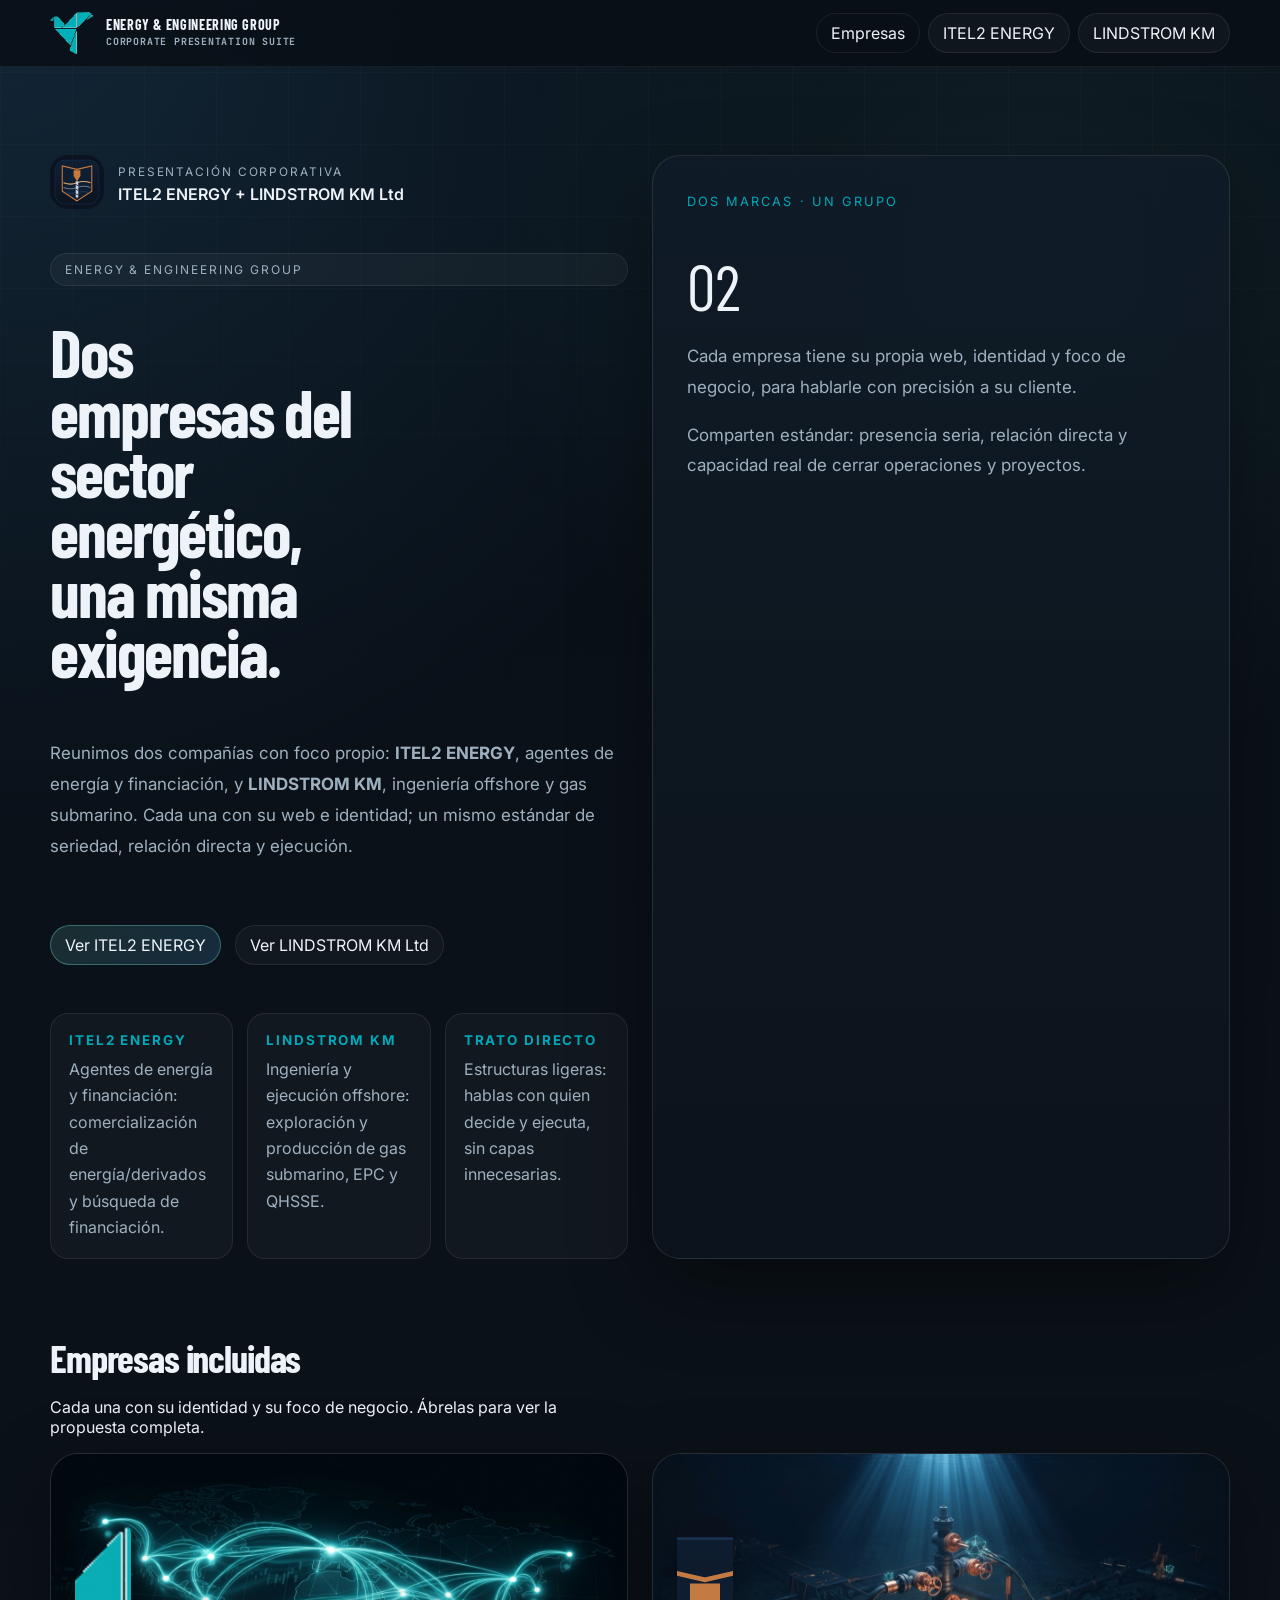
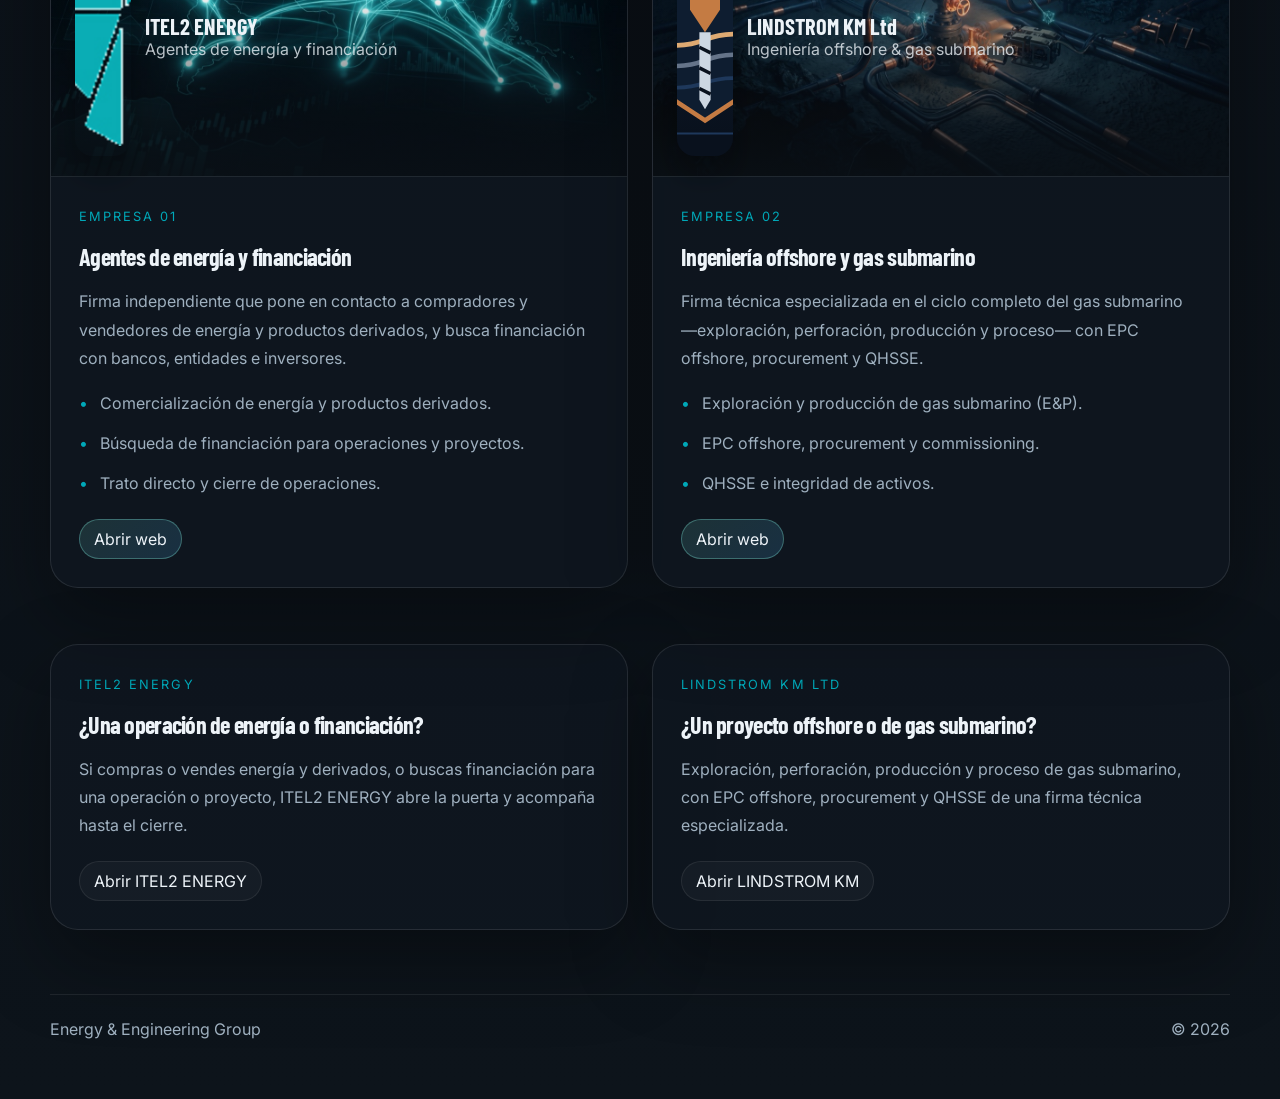
<file: index.html>
<!DOCTYPE html>
<html lang="es">
  <head>
    <meta charset="UTF-8" />
    <meta name="viewport" content="width=device-width, initial-scale=1.0" />
    <title>Energy & Engineering Group</title>
    <meta
      name="description"
      content="Presentación corporativa de ITEL2 ENERGY y LINDSTROM KM Ltd con una dirección visual más profesional."
    />
    <link rel="icon" type="image/svg+xml" href="./assets/brand/itel2/favicon.svg" />
    <link rel="apple-touch-icon" href="./assets/brand/lindstrom/symbol.svg" />
    <link rel="stylesheet" href="./assets/styles.css" />
  </head>
  <body>
    <header class="topbar">
      <div class="shell topbar__row">
        <a class="brand" href="./index.html">
          <img class="brand__logo" src="./assets/logos/itel2-logo.svg" alt="Logo ITEL2 ENERGY" />
          <span class="brand__stack">
            <span class="brand__name">Energy &amp; Engineering Group</span>
            <span class="brand__descriptor">Corporate presentation suite</span>
          </span>
        </a>
        <nav class="nav">
          <a href="#empresas">Empresas</a>
          <a class="button button--ghost" href="./itel2-sl/index.html">ITEL2 ENERGY</a>
          <a class="button button--ghost" href="./lindstrom-km/index.html">LINDSTROM KM</a>
        </nav>
      </div>
    </header>

    <main>
      <section class="hero">
        <div class="shell hero__layout">
          <div class="hero-lead">
            <div class="page-intro">
              <img class="page-intro__logo" src="./assets/logos/lkm-logo.svg" alt="Logo LKM Engineering" />
              <div>
                <span class="page-intro__eyebrow">Presentación corporativa</span>
                <span class="page-intro__title">ITEL2 ENERGY + LINDSTROM KM Ltd</span>
              </div>
            </div>
            <span class="eyebrow">Energy &amp; Engineering Group</span>
            <h1>Dos empresas del sector energético, una misma exigencia.</h1>
            <p>
              Reunimos dos compañías con foco propio: <strong>ITEL2 ENERGY</strong>, agentes de energía
              y financiación, y <strong>LINDSTROM KM</strong>, ingeniería offshore y gas submarino. Cada
              una con su web e identidad; un mismo estándar de seriedad, relación directa y ejecución.
            </p>
            <div class="hero__actions">
              <a class="button button--primary" href="./itel2-sl/index.html">Ver ITEL2 ENERGY</a>
              <a class="button button--ghost" href="./lindstrom-km/index.html">Ver LINDSTROM KM Ltd</a>
            </div>
            <div class="hero-summary">
              <article class="hero-summary__item">
                <strong>ITEL2 ENERGY</strong>
                <span>Agentes de energía y financiación: comercialización de energía/derivados y búsqueda de financiación.</span>
              </article>
              <article class="hero-summary__item">
                <strong>LINDSTROM KM</strong>
                <span>Ingeniería y ejecución offshore: exploración y producción de gas submarino, EPC y QHSSE.</span>
              </article>
              <article class="hero-summary__item">
                <strong>Trato directo</strong>
                <span>Estructuras ligeras: hablas con quien decide y ejecuta, sin capas innecesarias.</span>
              </article>
            </div>
          </div>

          <aside class="panel hero-card">
            <span class="card__label">Dos marcas · un grupo</span>
            <div class="hero-card__metric">02</div>
            <p class="hero-card__small">
              Cada empresa tiene su propia web, identidad y foco de negocio, para hablarle con precisión
              a su cliente.
            </p>
            <p class="hero-card__small">
              Comparten estándar: presencia seria, relación directa y capacidad real de cerrar
              operaciones y proyectos.
            </p>
          </aside>
        </div>
      </section>

      <section id="empresas" class="section">
        <div class="shell">
          <h2>Empresas incluidas</h2>
          <p class="section-note">
            Cada una con su identidad y su foco de negocio. Ábrelas para ver la propuesta completa.
          </p>

          <div class="project-showcase">
            <article class="card project-card">
              <div class="project-card__media">
                <img src="./assets/images/itel2_card.jpg" alt="ITEL2 ENERGY — energía y conexión" />
                <div class="project-card__identity">
                  <img src="./assets/logos/itel2-logo.svg" alt="Logo ITEL2 ENERGY" />
                  <div>
                    <strong>ITEL2 ENERGY</strong>
                    <span>Agentes de energía y financiación</span>
                  </div>
                </div>
              </div>
              <div class="project-card__body">
                <span class="card__label">Empresa 01</span>
                <h3>Agentes de energía y financiación</h3>
                <p>
                  Firma independiente que pone en contacto a compradores y vendedores de energía y
                  productos derivados, y busca financiación con bancos, entidades e inversores.
                </p>
                <ul class="list">
                  <li>Comercialización de energía y productos derivados.</li>
                  <li>Búsqueda de financiación para operaciones y proyectos.</li>
                  <li>Trato directo y cierre de operaciones.</li>
                </ul>
                <div class="project-card__actions">
                  <a class="button button--primary" href="./itel2-sl/index.html">Abrir web</a>
                </div>
              </div>
            </article>

            <article class="card project-card">
              <div class="project-card__media">
                <img src="./assets/images/lindstrom_card.jpg" alt="LINDSTROM KM — perforación de gas submarino" />
                <div class="project-card__identity">
                  <img src="./assets/logos/lkm-logo.svg" alt="Logo LINDSTROM KM" />
                  <div>
                    <strong>LINDSTROM KM Ltd</strong>
                    <span>Ingeniería offshore &amp; gas submarino</span>
                  </div>
                </div>
              </div>
              <div class="project-card__body">
                <span class="card__label">Empresa 02</span>
                <h3>Ingeniería offshore y gas submarino</h3>
                <p>
                  Firma técnica especializada en el ciclo completo del gas submarino —exploración,
                  perforación, producción y proceso— con EPC offshore, procurement y QHSSE.
                </p>
                <ul class="list">
                  <li>Exploración y producción de gas submarino (E&amp;P).</li>
                  <li>EPC offshore, procurement y commissioning.</li>
                  <li>QHSSE e integridad de activos.</li>
                </ul>
                <div class="project-card__actions">
                  <a class="button button--primary" href="./lindstrom-km/index.html">Abrir web</a>
                </div>
              </div>
            </article>
          </div>
        </div>
      </section>

      <section class="section">
        <div class="shell grid-2">
          <article class="card">
            <span class="card__label">ITEL2 ENERGY</span>
            <h3>¿Una operación de energía o financiación?</h3>
            <p>
              Si compras o vendes energía y derivados, o buscas financiación para una operación o
              proyecto, ITEL2 ENERGY abre la puerta y acompaña hasta el cierre.
            </p>
            <div class="project-card__actions"><a class="button button--ghost" href="./itel2-sl/index.html">Abrir ITEL2 ENERGY</a></div>
          </article>

          <article class="card">
            <span class="card__label">LINDSTROM KM Ltd</span>
            <h3>¿Un proyecto offshore o de gas submarino?</h3>
            <p>
              Exploración, perforación, producción y proceso de gas submarino, con EPC offshore,
              procurement y QHSSE de una firma técnica especializada.
            </p>
            <div class="project-card__actions"><a class="button button--ghost" href="./lindstrom-km/index.html">Abrir LINDSTROM KM</a></div>
          </article>
        </div>
      </section>
    </main>

    <footer class="footer">
      <div class="shell footer__row">
        <span>Energy &amp; Engineering Group</span>
        <span>© <span data-current-year></span></span>
      </div>
    </footer>

    <script src="./assets/app.js"></script>
  </body>
</html>
</file>
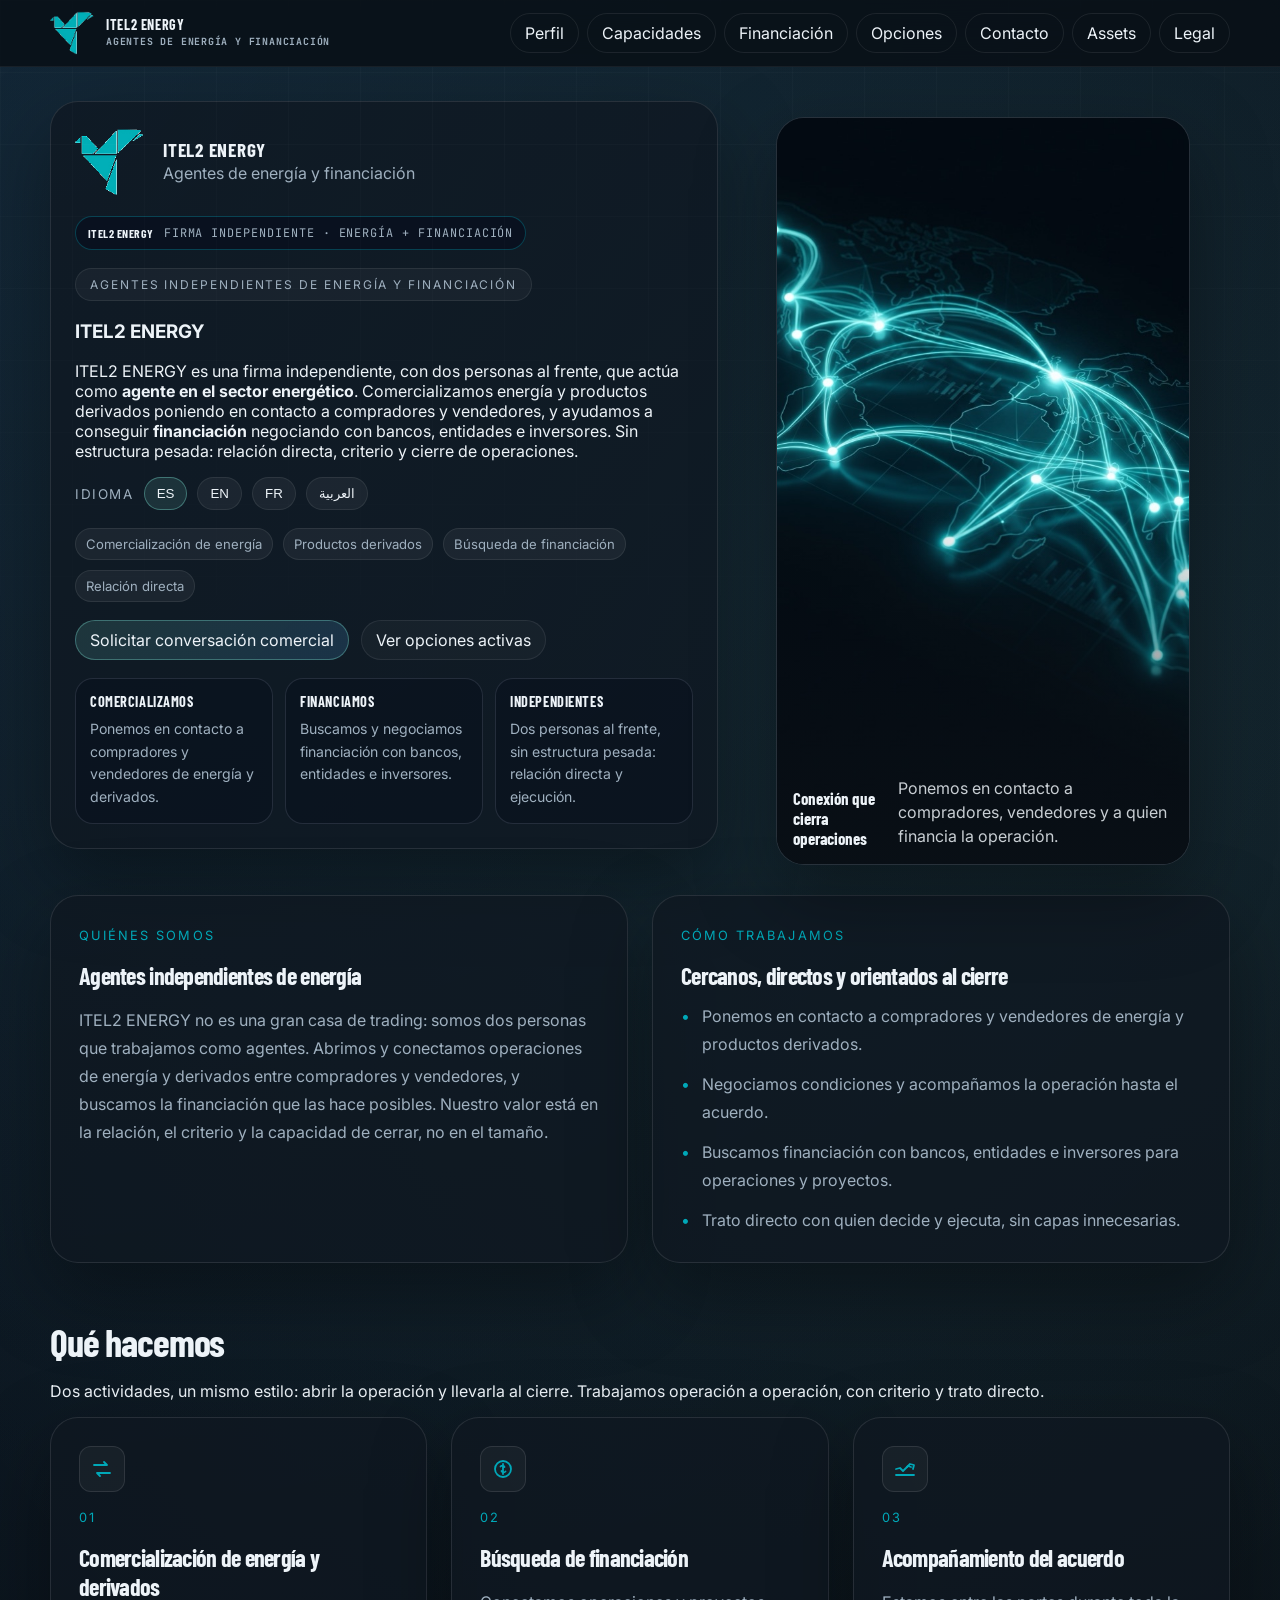
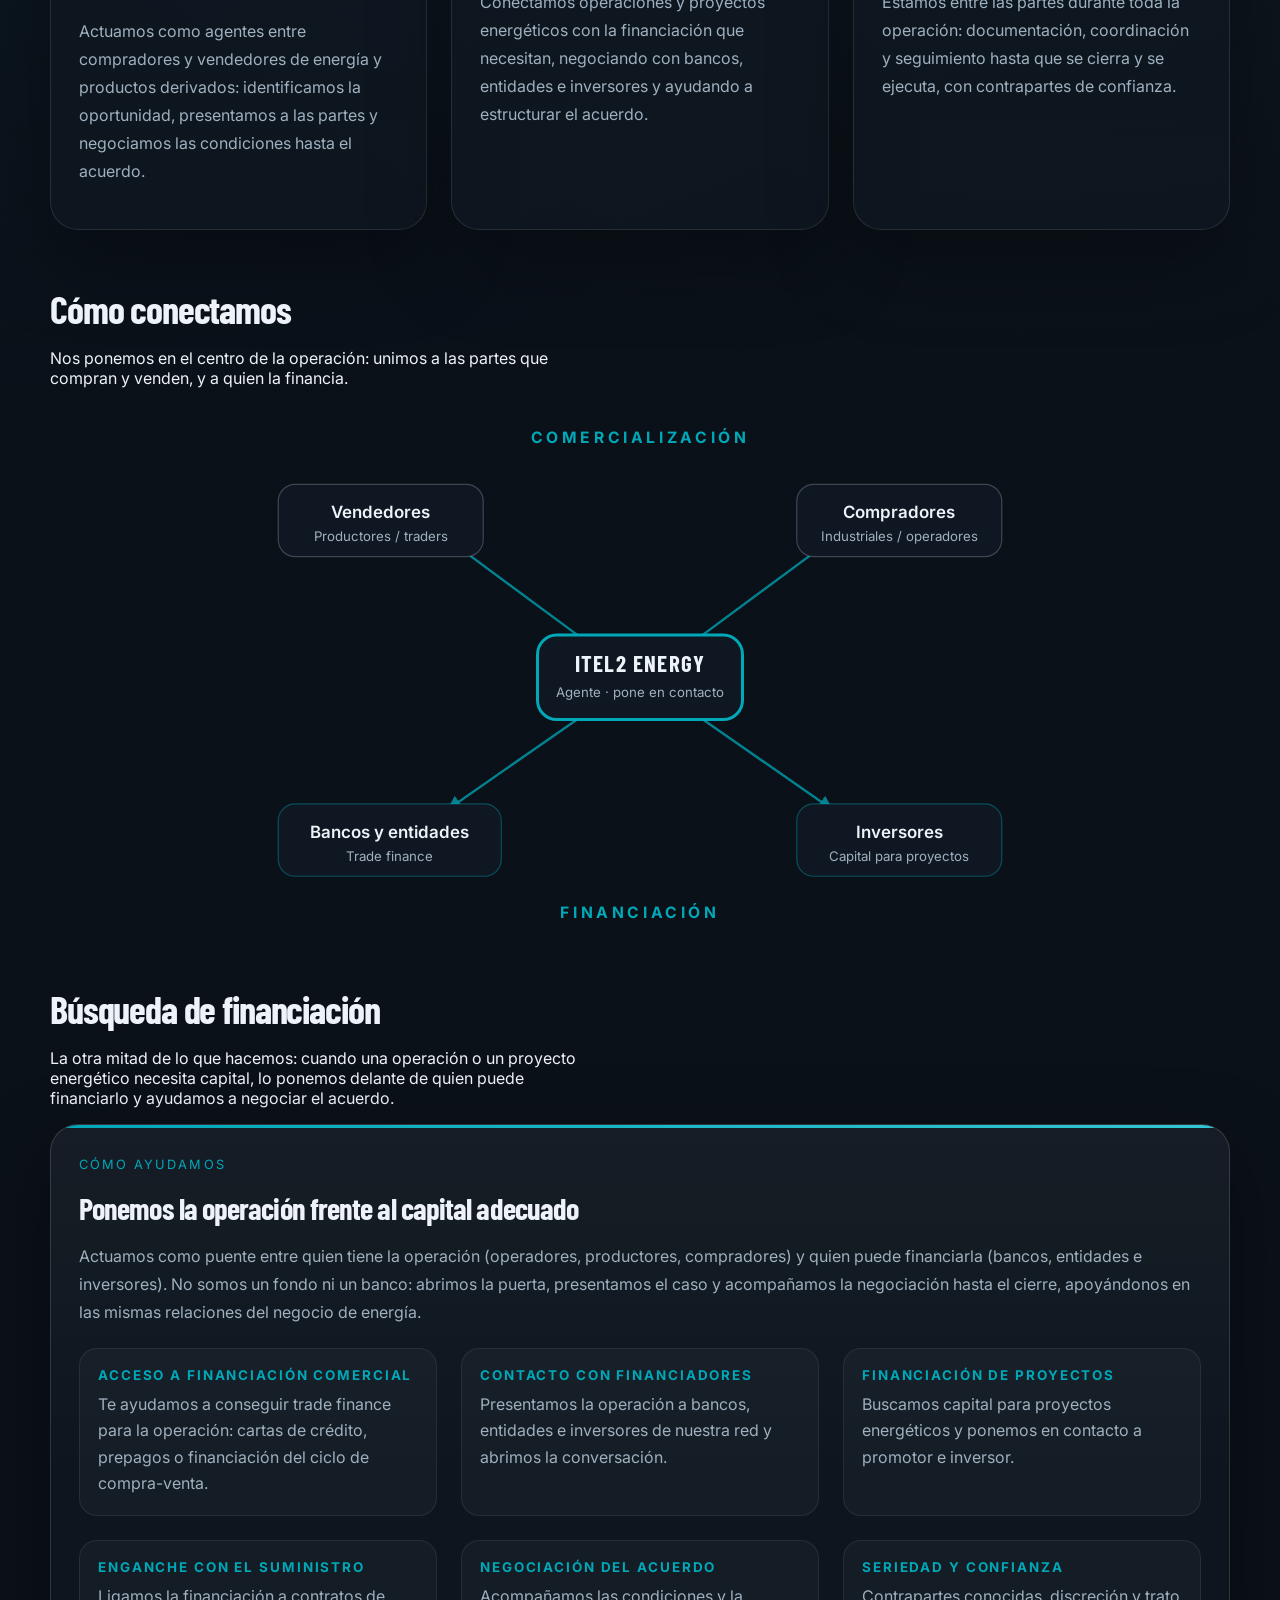
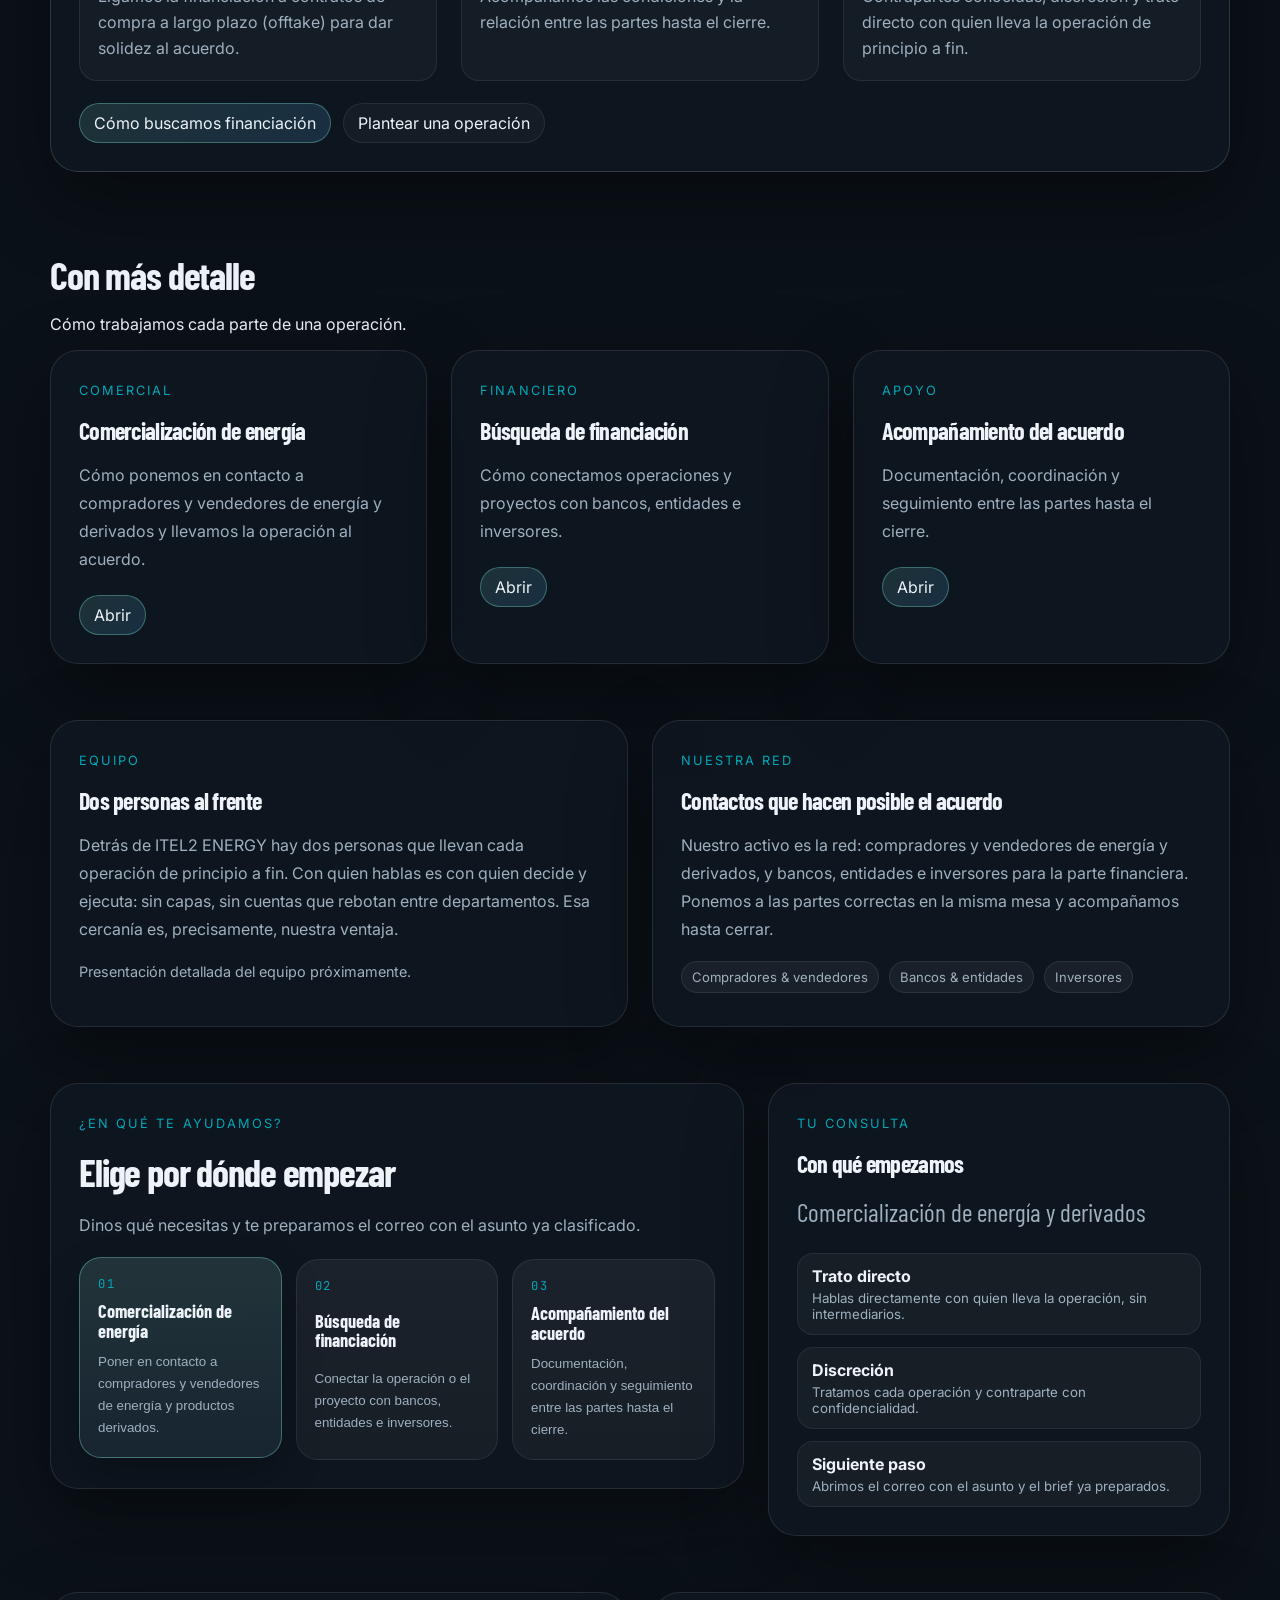
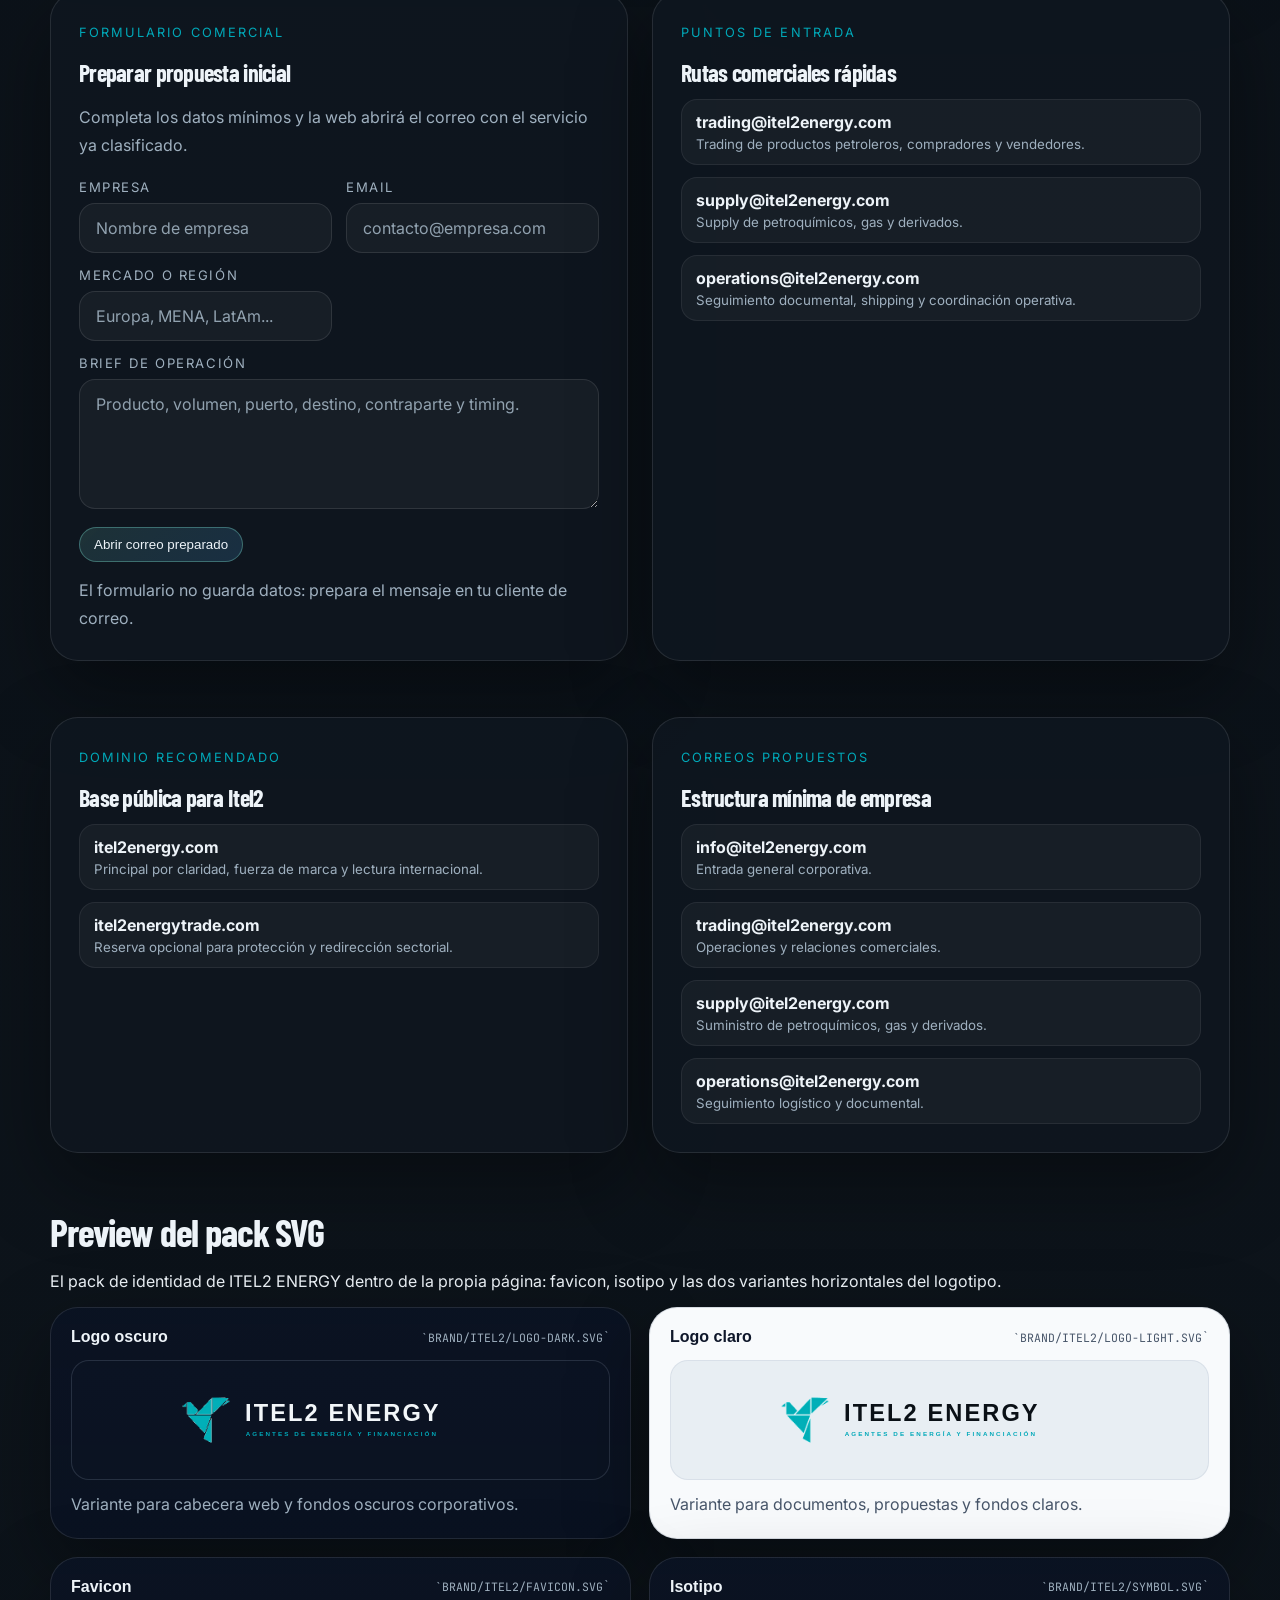
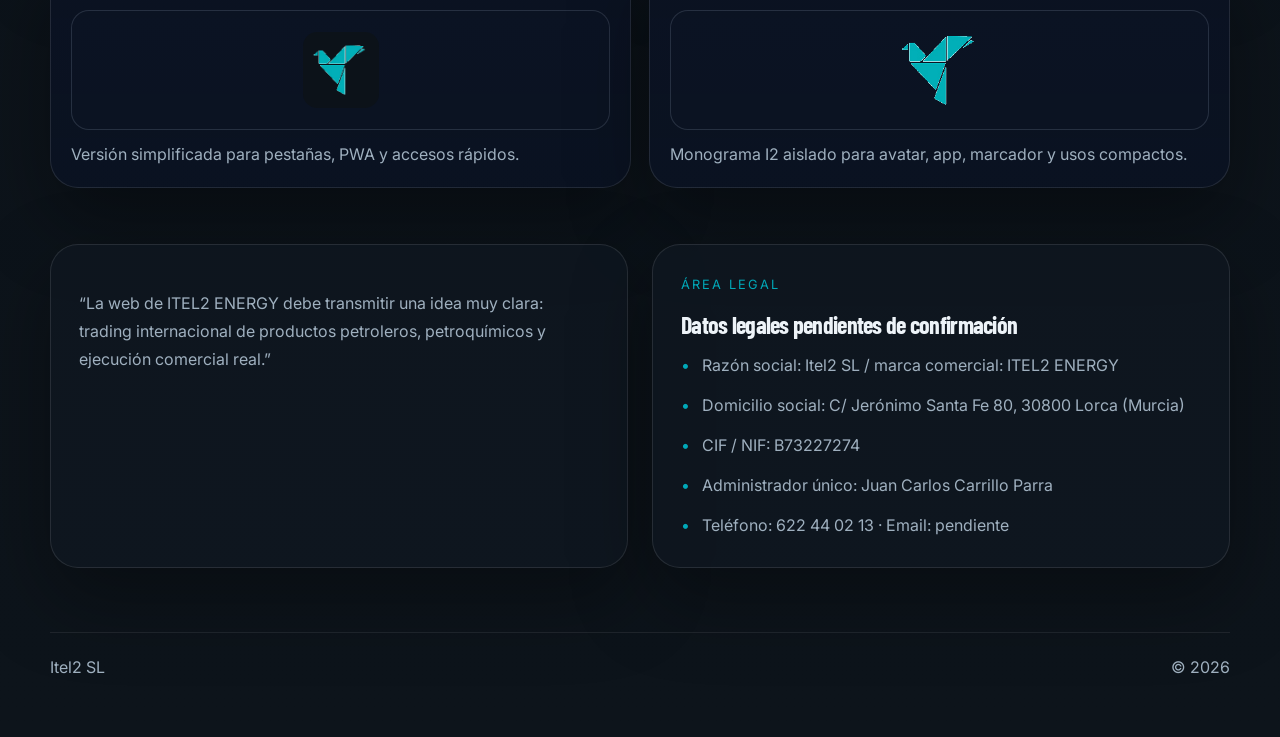
<file: itel2-sl/index.html>
<!DOCTYPE html>
<html lang="es">
  <head>
    <meta charset="UTF-8" />
    <meta name="viewport" content="width=device-width, initial-scale=1.0" />
    <title>ITEL2 ENERGY | International Energy Trading & Commodities</title>
    <meta
      name="description"
      content="ITEL2 ENERGY orientada a international energy trading, commodities y operaciones internacionales."
    />
    <link rel="icon" type="image/svg+xml" href="../assets/brand/itel2/favicon.svg" />
    <link rel="apple-touch-icon" href="../assets/brand/itel2/symbol.svg" />
    <link rel="stylesheet" href="../assets/styles.css" />
  </head>
  <body data-page="itel2">
    <header class="topbar">
      <div class="shell topbar__row">
        <a class="brand" href="./index.html">
          <img class="brand__logo" src="../assets/logos/itel2-logo.svg" alt="Logo Itel2 SL" />
          <span class="brand__stack">
            <span class="brand__name">ITEL2 ENERGY</span>
            <span class="brand__descriptor">Agentes de energía y financiación</span>
          </span>
        </a>
        <nav class="nav">
          <a href="#perfil" data-i18n="navProfile">Perfil</a>
          <a href="#capacidades" data-i18n="navCapabilities">Capacidades</a>
          <a href="#financiacion" data-i18n="navFinance">Financiación</a>
          <a href="#opciones" data-i18n="navOptions">Opciones</a>
          <a href="#contacto" data-i18n="navContact">Contacto</a>
          <a href="#brand-assets" data-i18n="navAssets">Assets</a>
          <a href="#legal" data-i18n="navLegal">Legal</a>
        </nav>
      </div>
    </header>

    <main>
      <section class="company-hero">
        <div class="shell company-hero__grid">
          <article class="panel company-hero__card">
            <div class="company-hero__identity">
              <img src="../assets/logos/itel2-logo.svg" alt="Identidad visual Itel2 SL" />
              <div>
                <strong>ITEL2 ENERGY</strong>
                <span>Agentes de energía y financiación</span>
              </div>
            </div>
            <div class="brand-manual-note"><strong>ITEL2 ENERGY</strong><span>Firma independiente · Energía + financiación</span></div>
            <span class="eyebrow">Agentes independientes de energía y financiación</span>
            <h1>ITEL2 ENERGY</h1>
            <p>
              ITEL2 ENERGY es una firma independiente, con dos personas al frente, que actúa como <strong>agente en el
              sector energético</strong>. Comercializamos energía y productos derivados poniendo en
              contacto a compradores y vendedores, y ayudamos a conseguir <strong>financiación</strong>
              negociando con bancos, entidades e inversores. Sin estructura pesada: relación directa,
              criterio y cierre de operaciones.
            </p>

            <div class="lang-switcher">
              <span class="lang-switcher__label" data-i18n="langLabel">Idioma</span>
              <button class="lang-button is-active" type="button" data-set-lang="es">ES</button>
              <button class="lang-button" type="button" data-set-lang="en">EN</button>
              <button class="lang-button" type="button" data-set-lang="fr">FR</button>
              <button class="lang-button" type="button" data-set-lang="ar">العربية</button>
            </div>

            <div class="company-hero__subhead">
              <span class="tag">Comercialización de energía</span>
              <span class="tag">Productos derivados</span>
              <span class="tag">Búsqueda de financiación</span>
              <span class="tag">Relación directa</span>
            </div>

            <div class="company-hero__actions">
              <a class="button button--primary" href="#contacto" data-i18n="heroPrimaryCta">Solicitar conversación comercial</a>
              <a class="button button--ghost" href="#opciones" data-i18n="heroSecondaryCta">Ver opciones activas</a>
            </div>

            <div class="company-hero__metrics">
              <article class="company-hero__metric">
                <strong>Comercializamos</strong>
                <span>Ponemos en contacto a compradores y vendedores de energía y derivados.</span>
              </article>
              <article class="company-hero__metric">
                <strong>Financiamos</strong>
                <span>Buscamos y negociamos financiación con bancos, entidades e inversores.</span>
              </article>
              <article class="company-hero__metric">
                <strong>Independientes</strong>
                <span>Dos personas al frente, sin estructura pesada: relación directa y ejecución.</span>
              </article>
            </div>
          </article>

          <figure class="panel hero-media">
            <img src="../assets/images/itel2_hero.jpg" alt="Energía y conexión — ITEL2 ENERGY" />
            <figcaption class="hero-media__caption">
              <strong>Conexión que cierra operaciones</strong>
              <span>
                Ponemos en contacto a compradores, vendedores y a quien financia la operación.
              </span>
            </figcaption>
          </figure>
        </div>
      </section>

      <section id="perfil" class="section">
        <div class="shell grid-2">
          <article class="card">
            <span class="card__label">Quiénes somos</span>
            <h3>Agentes independientes de energía</h3>
            <p>
              ITEL2 ENERGY no es una gran casa de trading: somos dos personas que trabajamos como agentes.
              Abrimos y conectamos operaciones de energía y derivados entre compradores y vendedores, y
              buscamos la financiación que las hace posibles. Nuestro valor está en la relación, el
              criterio y la capacidad de cerrar, no en el tamaño.
            </p>
          </article>

          <article class="card">
            <span class="card__label">Cómo trabajamos</span>
            <h3>Cercanos, directos y orientados al cierre</h3>
            <ul class="list">
              <li>Ponemos en contacto a compradores y vendedores de energía y productos derivados.</li>
              <li>Negociamos condiciones y acompañamos la operación hasta el acuerdo.</li>
              <li>Buscamos financiación con bancos, entidades e inversores para operaciones y proyectos.</li>
              <li>Trato directo con quien decide y ejecuta, sin capas innecesarias.</li>
            </ul>
          </article>
        </div>
      </section>

      <section id="capacidades" class="section">
        <div class="shell">
          <h2>Qué hacemos</h2>
          <p>
            Dos actividades, un mismo estilo: abrir la operación y llevarla al cierre. Trabajamos
            operación a operación, con criterio y trato directo.
          </p>

          <div class="grid-3">
            <article class="card">
              <span class="card__icon" aria-hidden="true"><svg viewBox="0 0 24 24" fill="none" stroke="currentColor" stroke-width="1.8" stroke-linecap="round" stroke-linejoin="round"><path d="M4 8h13l-3-3"/><path d="M20 16H7l3 3"/></svg></span>
              <span class="card__label">01</span>
              <h3>Comercialización de energía y derivados</h3>
              <p>
                Actuamos como agentes entre compradores y vendedores de energía y productos derivados:
                identificamos la oportunidad, presentamos a las partes y negociamos las condiciones
                hasta el acuerdo.
              </p>
            </article>

            <article class="card">
              <span class="card__icon" aria-hidden="true"><svg viewBox="0 0 24 24" fill="none" stroke="currentColor" stroke-width="1.8" stroke-linecap="round" stroke-linejoin="round"><circle cx="12" cy="12" r="8"/><path d="M9.5 9.5a2.5 2.5 0 0 1 4 .5M14.5 14.5a2.5 2.5 0 0 1-4-.5M12 7v10"/></svg></span>
              <span class="card__label">02</span>
              <h3>Búsqueda de financiación</h3>
              <p>
                Conectamos operaciones y proyectos energéticos con la financiación que necesitan,
                negociando con bancos, entidades e inversores y ayudando a estructurar el acuerdo.
              </p>
            </article>

            <article class="card">
              <span class="card__icon" aria-hidden="true"><svg viewBox="0 0 24 24" fill="none" stroke="currentColor" stroke-width="1.8" stroke-linecap="round" stroke-linejoin="round"><path d="M3 12l4-1 3 3 5-5 3 1"/><path d="M14 10l3-3 4 1-1 4"/><path d="M3 18h18"/></svg></span>
              <span class="card__label">03</span>
              <h3>Acompañamiento del acuerdo</h3>
              <p>
                Estamos entre las partes durante toda la operación: documentación, coordinación y
                seguimiento hasta que se cierra y se ejecuta, con contrapartes de confianza.
              </p>
            </article>
          </div>
        </div>
      </section>

      <section class="section">
        <div class="shell">
          <h2>Cómo conectamos</h2>
          <p class="section-note">Nos ponemos en el centro de la operación: unimos a las partes que compran y venden, y a quien la financia.</p>
          <div style="overflow-x:auto;">
            <svg viewBox="0 0 680 430" width="100%" role="img" aria-label="ITEL2 conecta a compradores y vendedores de energía y a los financiadores de la operación" style="max-width:820px;display:block;margin:8px auto 0;font-family:var(--sans);">
              <defs>
                <marker id="ar" markerWidth="9" markerHeight="9" refX="6" refY="3" orient="auto"><path d="M0,0 L6,3 L0,6 Z" fill="#00A8B8"/></marker>
              </defs>
              <text x="340" y="26" text-anchor="middle" fill="#00A8B8" font-size="13" font-weight="700" letter-spacing="3">COMERCIALIZACIÓN</text>
              <text x="340" y="420" text-anchor="middle" fill="#00A8B8" font-size="13" font-weight="700" letter-spacing="3">FINANCIACIÓN</text>

              <!-- conexiones -->
              <g stroke="#00A8B8" stroke-width="2" opacity="0.75" marker-start="url(#ar)" marker-end="url(#ar)" fill="none">
                <path d="M295,190 L180,105"/>
                <path d="M385,190 L500,105"/>
                <path d="M295,250 L180,330"/>
                <path d="M385,250 L500,330"/>
              </g>

              <!-- nodo central -->
              <rect x="255" y="185" width="170" height="70" rx="16" fill="#0F1822" stroke="#00A8B8" stroke-width="2.5"/>
              <text x="340" y="216" text-anchor="middle" fill="#EDF3F8" font-size="19" font-weight="700" font-family="'Barlow Condensed','DIN Alternate',sans-serif" letter-spacing="1">ITEL2 ENERGY</text>
              <text x="340" y="236" text-anchor="middle" fill="#9FB0BF" font-size="11">Agente · pone en contacto</text>

              <!-- nodos -->
              <g font-size="14" font-weight="600">
                <rect x="40" y="60" width="170" height="60" rx="14" fill="#0F1822" stroke="rgba(148,163,184,.35)"/>
                <text x="125" y="88" text-anchor="middle" fill="#EDF3F8">Vendedores</text>
                <text x="125" y="107" text-anchor="middle" fill="#9FB0BF" font-size="11" font-weight="400">Productores / traders</text>

                <rect x="470" y="60" width="170" height="60" rx="14" fill="#0F1822" stroke="rgba(148,163,184,.35)"/>
                <text x="555" y="88" text-anchor="middle" fill="#EDF3F8">Compradores</text>
                <text x="555" y="107" text-anchor="middle" fill="#9FB0BF" font-size="11" font-weight="400">Industriales / operadores</text>

                <rect x="40" y="325" width="185" height="60" rx="14" fill="#0F1822" stroke="rgba(0,168,184,.4)"/>
                <text x="132" y="353" text-anchor="middle" fill="#EDF3F8">Bancos y entidades</text>
                <text x="132" y="372" text-anchor="middle" fill="#9FB0BF" font-size="11" font-weight="400">Trade finance</text>

                <rect x="470" y="325" width="170" height="60" rx="14" fill="#0F1822" stroke="rgba(0,168,184,.4)"/>
                <text x="555" y="353" text-anchor="middle" fill="#EDF3F8">Inversores</text>
                <text x="555" y="372" text-anchor="middle" fill="#9FB0BF" font-size="11" font-weight="400">Capital para proyectos</text>
              </g>
            </svg>
          </div>
        </div>
      </section>

      <section id="financiacion" class="section">
        <div class="shell">
          <h2>Búsqueda de financiación</h2>
          <p class="section-note">
            La otra mitad de lo que hacemos: cuando una operación o un proyecto energético necesita
            capital, lo ponemos delante de quien puede financiarlo y ayudamos a negociar el acuerdo.
          </p>

          <article class="card flagship" style="margin: 8px 0 24px;">
            <span class="card__label">Cómo ayudamos</span>
            <h3 style="font-size: 1.9rem;">Ponemos la operación frente al capital adecuado</h3>
            <p>
              Actuamos como puente entre quien tiene la operación (operadores, productores, compradores)
              y quien puede financiarla (bancos, entidades e inversores). No somos un fondo ni un banco:
              abrimos la puerta, presentamos el caso y acompañamos la negociación hasta el cierre,
              apoyándonos en las mismas relaciones del negocio de energía.
            </p>

            <div class="grid-3" style="margin-top: 22px;">
              <div class="hero-summary__item">
                <strong>Acceso a financiación comercial</strong>
                <span>Te ayudamos a conseguir trade finance para la operación: cartas de crédito, prepagos o financiación del ciclo de compra-venta.</span>
              </div>
              <div class="hero-summary__item">
                <strong>Contacto con financiadores</strong>
                <span>Presentamos la operación a bancos, entidades e inversores de nuestra red y abrimos la conversación.</span>
              </div>
              <div class="hero-summary__item">
                <strong>Financiación de proyectos</strong>
                <span>Buscamos capital para proyectos energéticos y ponemos en contacto a promotor e inversor.</span>
              </div>
              <div class="hero-summary__item">
                <strong>Enganche con el suministro</strong>
                <span>Ligamos la financiación a contratos de compra a largo plazo (offtake) para dar solidez al acuerdo.</span>
              </div>
              <div class="hero-summary__item">
                <strong>Negociación del acuerdo</strong>
                <span>Acompañamos las condiciones y la relación entre las partes hasta el cierre.</span>
              </div>
              <div class="hero-summary__item">
                <strong>Seriedad y confianza</strong>
                <span>Contrapartes conocidas, discreción y trato directo con quien lleva la operación de principio a fin.</span>
              </div>
            </div>

            <div class="project-card__actions" style="margin-top: 22px;">
              <a class="button button--primary" href="./servicios/financiacion.html">Cómo buscamos financiación</a>
              <a class="button button--ghost" href="mailto:trading@itel2energy.com?subject=Buscar%20financiaci%C3%B3n%20para%20una%20operaci%C3%B3n">Plantear una operación</a>
            </div>
          </article>
        </div>
      </section>

      <section class="section">
        <div class="shell">
          <h2>Con más detalle</h2>
          <p class="section-note">Cómo trabajamos cada parte de una operación.</p>
          <div class="grid-3">
            <article class="card">
              <span class="card__label">Comercial</span>
              <h3>Comercialización de energía</h3>
              <p>Cómo ponemos en contacto a compradores y vendedores de energía y derivados y llevamos la operación al acuerdo.</p>
              <div class="project-card__actions"><a class="button button--primary" href="./servicios/trading.html">Abrir</a></div>
            </article>
            <article class="card">
              <span class="card__label">Financiero</span>
              <h3>Búsqueda de financiación</h3>
              <p>Cómo conectamos operaciones y proyectos con bancos, entidades e inversores.</p>
              <div class="project-card__actions"><a class="button button--primary" href="./servicios/financiacion.html">Abrir</a></div>
            </article>
            <article class="card">
              <span class="card__label">Apoyo</span>
              <h3>Acompañamiento del acuerdo</h3>
              <p>Documentación, coordinación y seguimiento entre las partes hasta el cierre.</p>
              <div class="project-card__actions"><a class="button button--primary" href="./servicios/logistica.html">Abrir</a></div>
            </article>
          </div>
        </div>
      </section>

      <section id="equipo" class="section">
        <div class="shell grid-2">
          <article class="card">
            <span class="card__label">Equipo</span>
            <h3>Dos personas al frente</h3>
            <p>
              Detrás de ITEL2 ENERGY hay dos personas que llevan cada operación de principio a fin. Con
              quien hablas es con quien decide y ejecuta: sin capas, sin cuentas que rebotan entre
              departamentos. Esa cercanía es, precisamente, nuestra ventaja.
            </p>
            <p class="muted" style="font-size:0.9rem;">Presentación detallada del equipo próximamente.</p>
          </article>

          <article class="card">
            <span class="card__label">Nuestra red</span>
            <h3>Contactos que hacen posible el acuerdo</h3>
            <p>
              Nuestro activo es la red: compradores y vendedores de energía y derivados, y bancos,
              entidades e inversores para la parte financiera. Ponemos a las partes correctas en la
              misma mesa y acompañamos hasta cerrar.
            </p>
            <div class="company-hero__subhead">
              <span class="tag">Compradores &amp; vendedores</span>
              <span class="tag">Bancos &amp; entidades</span>
              <span class="tag">Inversores</span>
            </div>
          </article>
        </div>
      </section>

      <section id="opciones" class="section">
        <div class="shell option-builder" data-option-group="itel2">
          <article class="card">
            <span class="card__label">¿En qué te ayudamos?</span>
            <h2>Elige por dónde empezar</h2>
            <p>
              Dinos qué necesitas y te preparamos el correo con el asunto ya clasificado.
            </p>

            <div class="option-grid">
              <button class="option-card is-active" type="button" data-option-card data-service-value="Comercialización de energía y derivados">
                <span class="option-card__index">01</span>
                <strong>Comercialización de energía</strong>
                <span>Poner en contacto a compradores y vendedores de energía y productos derivados.</span>
              </button>

              <button class="option-card" type="button" data-option-card data-service-value="Búsqueda de financiación">
                <span class="option-card__index">02</span>
                <strong>Búsqueda de financiación</strong>
                <span>Conectar la operación o el proyecto con bancos, entidades e inversores.</span>
              </button>

              <button class="option-card" type="button" data-option-card data-service-value="Acompañamiento del acuerdo">
                <span class="option-card__index">03</span>
                <strong>Acompañamiento del acuerdo</strong>
                <span>Documentación, coordinación y seguimiento entre las partes hasta el cierre.</span>
              </button>
            </div>
          </article>

          <aside class="card option-summary">
            <span class="card__label">Tu consulta</span>
            <h3>Con qué empezamos</h3>
            <p class="option-summary__service" data-selected-service-label>Comercialización de energía y derivados</p>
            <ul class="contact-list">
              <li><strong>Trato directo</strong><small>Hablas directamente con quien lleva la operación, sin intermediarios.</small></li>
              <li><strong>Discreción</strong><small>Tratamos cada operación y contraparte con confidencialidad.</small></li>
              <li><strong>Siguiente paso</strong><small>Abrimos el correo con el asunto y el brief ya preparados.</small></li>
            </ul>
          </aside>
        </div>
      </section>

      <section id="contacto" class="section">
        <div class="shell contact-grid">
          <article class="card">
            <span class="card__label" data-i18n="formLabel">Formulario comercial</span>
            <h3 data-i18n="formTitle">Preparar propuesta inicial</h3>
            <p data-i18n="formIntro">
              Completa los datos mínimos y la web abrirá el correo con el servicio ya clasificado.
            </p>

            <form class="contact-form" data-contact-form="itel2" data-recipient="trading@itel2energy.com">
              <input type="hidden" name="service" value="Comercialización de energía y derivados" data-selected-service />

              <label class="field">
                <span data-i18n="fieldCompany">Empresa</span>
                <input type="text" name="company" placeholder="Nombre de empresa" required />
              </label>

              <label class="field">
                <span data-i18n="fieldEmail">Email</span>
                <input type="email" name="email" placeholder="contacto@empresa.com" required />
              </label>

              <label class="field">
                <span data-i18n="fieldMarket">Mercado o región</span>
                <input type="text" name="market" placeholder="Europa, MENA, LatAm..." />
              </label>

              <label class="field field--full">
                <span data-i18n="fieldMessage">Brief de operación</span>
                <textarea name="message" rows="5" placeholder="Producto, volumen, puerto, destino, contraparte y timing." required></textarea>
              </label>

              <div class="form-actions">
                <button class="button button--primary" type="submit" data-i18n="formSubmit">Abrir correo preparado</button>
                <p class="form-feedback" data-form-feedback data-state="idle" data-i18n="formHint">
                  El formulario no guarda datos: prepara el mensaje en tu cliente de correo.
                </p>
              </div>
            </form>
          </article>

          <article class="card">
            <span class="card__label" data-i18n="contactOpsLabel">Puntos de entrada</span>
            <h3 data-i18n="contactOpsTitle">Rutas comerciales rápidas</h3>
            <ul class="contact-list">
              <li><strong>trading@itel2energy.com</strong><small data-i18n="contactOp1">Trading de productos petroleros, compradores y vendedores.</small></li>
              <li><strong>supply@itel2energy.com</strong><small data-i18n="contactOp2">Supply de petroquímicos, gas y derivados.</small></li>
              <li><strong>operations@itel2energy.com</strong><small data-i18n="contactOp3">Seguimiento documental, shipping y coordinación operativa.</small></li>
            </ul>
          </article>
        </div>
      </section>

      <section class="section">
        <div class="shell contact-grid">
          <article class="card">
            <span class="card__label">Dominio recomendado</span>
            <h3>Base pública para Itel2</h3>
            <ul class="contact-list">
              <li><strong>itel2energy.com</strong><small>Principal por claridad, fuerza de marca y lectura internacional.</small></li>
              <li><strong>itel2energytrade.com</strong><small>Reserva opcional para protección y redirección sectorial.</small></li>
            </ul>
          </article>

          <article class="card">
            <span class="card__label">Correos propuestos</span>
            <h3>Estructura mínima de empresa</h3>
            <ul class="contact-list">
              <li><strong>info@itel2energy.com</strong><small>Entrada general corporativa.</small></li>
              <li><strong>trading@itel2energy.com</strong><small>Operaciones y relaciones comerciales.</small></li>
              <li><strong>supply@itel2energy.com</strong><small>Suministro de petroquímicos, gas y derivados.</small></li>
              <li><strong>operations@itel2energy.com</strong><small>Seguimiento logístico y documental.</small></li>
            </ul>
          </article>
        </div>
      </section>

      <section id="brand-assets" class="section">
        <div class="shell">
          <h2 data-i18n="brandTitle">Preview del pack SVG</h2>
          <p data-i18n="brandIntro">
            El pack de identidad de ITEL2 ENERGY dentro de la propia página: favicon, isotipo y las dos
            variantes horizontales del logotipo para web, documentos y accesos rápidos.
          </p>

          <div class="asset-preview-grid">
            <article class="card asset-preview asset-preview--dark">
              <div class="asset-preview__meta">
                <strong>Logo oscuro</strong>
                <span>`brand/itel2/logo-dark.svg`</span>
              </div>
              <div class="asset-preview__canvas">
                <img src="../assets/brand/itel2/logo-dark.svg" alt="Preview del logo oscuro de ITEL2 ENERGY" />
              </div>
              <p>Variante para cabecera web y fondos oscuros corporativos.</p>
            </article>

            <article class="card asset-preview asset-preview--light">
              <div class="asset-preview__meta">
                <strong>Logo claro</strong>
                <span>`brand/itel2/logo-light.svg`</span>
              </div>
              <div class="asset-preview__canvas">
                <img src="../assets/brand/itel2/logo-light.svg" alt="Preview del logo claro de ITEL2 ENERGY" />
              </div>
              <p>Variante para documentos, propuestas y fondos claros.</p>
            </article>

            <article class="card asset-preview asset-preview--dark">
              <div class="asset-preview__meta">
                <strong>Favicon</strong>
                <span>`brand/itel2/favicon.svg`</span>
              </div>
              <div class="asset-preview__canvas asset-preview__canvas--icon">
                <img src="../assets/brand/itel2/favicon.svg" alt="Preview del favicon de ITEL2 ENERGY" />
              </div>
              <p>Versión simplificada para pestañas, PWA y accesos rápidos.</p>
            </article>

            <article class="card asset-preview asset-preview--dark">
              <div class="asset-preview__meta">
                <strong>Isotipo</strong>
                <span>`brand/itel2/symbol.svg`</span>
              </div>
              <div class="asset-preview__canvas asset-preview__canvas--icon">
                <img src="../assets/brand/itel2/symbol.svg" alt="Preview del isotipo de ITEL2 ENERGY" />
              </div>
              <p>Monograma I2 aislado para avatar, app, marcador y usos compactos.</p>
            </article>
          </div>
        </div>
      </section>

      <section class="section">
        <div class="shell grid-2">
          <article class="quote">
            <p data-i18n="quoteText">
              “La web de Itel2 SL debe transmitir una idea muy clara: presencia internacional,
              representación seria y capacidad para mover relaciones de negocio en el ámbito
              petrolero.”
            </p>
          </article>

          <article id="legal" class="card">
            <span class="card__label" data-i18n="legalLabel">Área legal</span>
            <h3 data-i18n="legalTitle">Datos legales pendientes de confirmación</h3>
            <ul class="list">
              <li data-i18n="legalLi1">Razón social: Itel2 SL</li>
              <li data-i18n="legalLi2">Domicilio social: C/ Jerónimo Santa Fe 80, 30800 Lorca (Murcia)</li>
              <li data-i18n="legalLi3">CIF / NIF: B73227274</li>
              <li data-i18n="legalLi4">Administrador único: Juan Carlos Carrillo Parra</li>
              <li data-i18n="legalLi5">Teléfono: 622 44 02 13 · Email: pendiente</li>
            </ul>
          </article>
        </div>
      </section>
    </main>

    <footer class="footer">
      <div class="shell footer__row">
        <span>Itel2 SL</span>
        <span>© <span data-current-year></span></span>
      </div>
    </footer>

    <script>
      window.__translations = {
        es: {
          navProfile: "Perfil",
          navCapabilities: "Capacidades",
          navFinance: "Financiación",
          navOptions: "Opciones",
          navContact: "Contacto",
          navAssets: "Assets",
          navLegal: "Legal",
          navOther: "Ver Lindstrom",
          eyebrow: "Trading internacional de petróleo, derivados y petroquímicos",
          heroLead: "ITEL2 ENERGY se presenta como una plataforma comercial orientada al trading internacional de productos petroleros y petroquímicos. El foco correcto es suministro, interlocución entre compradores y vendedores, coordinación logística, soporte documental y ejecución comercial en cadenas de oil products, gas y derivados.",
          langLabel: "Idioma",
          tag1: "Energy trading",
          tag2: "Oil & petrochemical products",
          tag3: "Logistics & documentation",
          tag4: "International reach",
          imageTitle: "Energía, mercado y negociación",
          imageBody: "Imagen editorial para una narrativa de comercio petrolero internacional.",
          positionLabel: "Posicionamiento",
          positionTitle: "International Energy Trading & Commodities",
          positionBody: "La nueva narrativa pone a ITEL2 ENERGY en un espacio mucho más concreto y fiel al referente: trading internacional de crudo, asfalto, gasolina, diésel, queroseno, gas y productos petroquímicos, con capacidad de coordinar la relación entre compradores, vendedores e intermediarios.",
          modelLabel: "Modelo operativo",
          modelTitle: "Base preparada para presentar relaciones de negocio",
          modelLi1: "Interlocución entre compradores, vendedores e intermediarios del mercado energético.",
          modelLi2: "Cobertura comercial para operaciones internacionales y destinos múltiples.",
          modelLi3: "Coordinación logística, soporte documental y seguimiento de embarques.",
          modelLi4: "Base comercial para suministro, entrega en destino y ejecución operativa.",
          capTitle: "Capacidades comerciales",
          capIntro: "Esta versión ya distingue claramente qué hace ITEL2 ENERGY y para quién trabaja, con un lenguaje pensado para conversaciones reales de negocio internacional.",
          cap1Title: "Trading internacional",
          cap1Body: "Trading de crude y refined products con foco en light crude, heavy crude, asphalt, gasoline, diesel, kerosene, gas y derivados para cadenas internacionales de suministro energético.",
          cap2Title: "Petroquímicos y supply",
          cap2Body: "Presentación orientada a suministro de oil products y petrochemical products con una lectura clara para clientes industriales, traders, operadores y socios de negocio.",
          cap3Title: "Logística y documentación",
          cap3Body: "Coordinación de embarques, soporte técnico y logístico, documentación comercial y preparación de entrega hasta destino final.",
          heroPrimaryCta: "Solicitar conversación comercial",
          heroSecondaryCta: "Ver opciones activas",
          optionsLabel: "Opciones comerciales",
          optionsTitle: "Elige el frente de conversación",
          optionsIntro: "La web ya puede filtrar si la consulta entra por productos petroleros, petroquímicos o cadena logística.",
          option1Title: "Crude & refined products",
          option1Body: "Consultas de light crude, heavy crude, asphalt, gasoline, diesel y kerosene.",
          option2Title: "Petrochemicals & gas supply",
          option2Body: "Consultas de petrochemical products, gas y cadenas de suministro relacionadas.",
          option3Title: "Logistics, shipping & documentation",
          option3Body: "Coordinación logística, embarque, documentación comercial y entrega en destino.",
          summaryLabel: "Resumen del lead",
          summaryTitle: "Servicio seleccionado",
          summaryLi1Title: "Canal preferente",
          summaryLi1Body: "Correo comercial preparado para enviar desde la propia web.",
          summaryLi2Title: "Objetivo",
          summaryLi2Body: "Filtrar si la consulta entra por producto, supply o logística.",
          summaryLi3Title: "Siguiente paso",
          summaryLi3Body: "Abrir el correo con asunto y briefing precargados.",
          formLabel: "Formulario comercial",
          formTitle: "Preparar propuesta inicial",
          formIntro: "Completa los datos mínimos y la web abrirá el correo con el servicio ya clasificado.",
          fieldCompany: "Empresa",
          fieldEmail: "Email",
          fieldMarket: "Mercado o región",
          fieldMessage: "Brief de operación",
          formSubmit: "Abrir correo preparado",
          formHint: "El formulario no guarda datos: prepara el mensaje en tu cliente de correo.",
          contactOpsLabel: "Puntos de entrada",
          contactOpsTitle: "Rutas comerciales rápidas",
          contactOp1: "Trading de productos petroleros, compradores y vendedores.",
          contactOp2: "Supply de petroquímicos, gas y derivados.",
          contactOp3: "Seguimiento documental, shipping y coordinación operativa.",
          quoteText: "“La web de ITEL2 ENERGY debe transmitir una idea muy clara: trading internacional de productos petroleros, petroquímicos y ejecución comercial real.”",
          legalLabel: "Área legal",
          legalTitle: "Datos legales pendientes de confirmación",
          legalLi1: "Razón social: Itel2 SL / marca comercial: ITEL2 ENERGY",
          legalLi2: "Domicilio social: C/ Jerónimo Santa Fe 80, 30800 Lorca (Murcia)",
          legalLi3: "CIF / NIF: B73227274",
          legalLi4: "Administrador único: Juan Carlos Carrillo Parra",
          legalLi5: "Teléfono: 622 44 02 13 · Email: pendiente",
          metric1Title: "Crude & refined",
          metric1Body: "Light/heavy crude, asphalt, gasoline, diesel, kerosene y gas.",
          metric2Title: "Reach internacional",
          metric2Body: "Europa, MENA y LatAm con lectura multi-destino.",
          metric3Title: "Cadena completa",
          metric3Body: "Supply, shipping y documentación hasta destino final.",
          brandTitle: "Preview del pack SVG",
          brandIntro: "El pack de identidad de ITEL2 ENERGY dentro de la propia página: favicon, isotipo y las dos variantes horizontales del logotipo."
        },
        en: {
          navProfile: "Profile",
          navCapabilities: "Capabilities",
          navFinance: "Financing",
          navOptions: "Options",
          navContact: "Contact",
          navAssets: "Assets",
          navLegal: "Legal",
          navOther: "View Lindstrom",
          eyebrow: "International trading of oil, derivatives and petrochemicals",
          heroLead: "ITEL2 ENERGY is presented as a commercial platform focused on international trading of oil and petrochemical products. The right angle is supply, buyer-seller intermediation, logistics coordination, documentation support and commercial execution across oil products, gas and derivatives.",
          langLabel: "Language",
          tag1: "Energy trading",
          tag2: "Oil & petrochemical products",
          tag3: "Logistics & documentation",
          tag4: "International reach",
          imageTitle: "Energy, market and negotiation",
          imageBody: "Editorial image for an international petroleum trading narrative.",
          positionLabel: "Positioning",
          positionTitle: "International Energy Trading & Commodities",
          positionBody: "The new narrative places ITEL2 ENERGY in a more precise and faithful space: international trading of crude, asphalt, gasoline, diesel, kerosene, gas and petrochemical products, with the ability to coordinate buyers, sellers and intermediaries.",
          modelLabel: "Operating model",
          modelTitle: "Built to present real business relationships",
          modelLi1: "Coordination between buyers, sellers and intermediaries in the energy market.",
          modelLi2: "Commercial coverage for international operations and multiple destinations.",
          modelLi3: "Logistics coordination, documentation support and shipment follow-up.",
          modelLi4: "Commercial base for supply, delivery to destination and operational execution.",
          capTitle: "Commercial capabilities",
          capIntro: "This version already explains what ITEL2 ENERGY does and who it serves, using language designed for real international business conversations.",
          cap1Title: "International trading",
          cap1Body: "Trading of crude and refined products focused on light crude, heavy crude, asphalt, gasoline, diesel, kerosene, gas and derivatives for international energy supply chains.",
          cap2Title: "Petrochemicals & supply",
          cap2Body: "Presentation focused on supplying oil and petrochemical products with a clear reading for industrial clients, traders, operators and business partners.",
          cap3Title: "Logistics & documentation",
          cap3Body: "Shipment coordination, technical and logistics support, commercial documentation and delivery preparation up to final destination.",
          heroPrimaryCta: "Request commercial call",
          heroSecondaryCta: "View active options",
          optionsLabel: "Commercial options",
          optionsTitle: "Choose the conversation track",
          optionsIntro: "The website can now filter whether the enquiry comes in through petroleum products, petrochemicals or the logistics chain.",
          option1Title: "Crude & refined products",
          option1Body: "Enquiries for light crude, heavy crude, asphalt, gasoline, diesel and kerosene.",
          option2Title: "Petrochemicals & gas supply",
          option2Body: "Enquiries for petrochemical products, gas and related supply chains.",
          option3Title: "Logistics, shipping & documentation",
          option3Body: "Logistics coordination, shipment, commercial documentation and delivery to destination.",
          summaryLabel: "Lead summary",
          summaryTitle: "Selected service",
          summaryLi1Title: "Preferred channel",
          summaryLi1Body: "Commercial email prepared directly from the website.",
          summaryLi2Title: "Goal",
          summaryLi2Body: "Filter whether the enquiry enters through product, supply or logistics.",
          summaryLi3Title: "Next step",
          summaryLi3Body: "Open the email with prefilled subject and brief.",
          formLabel: "Commercial form",
          formTitle: "Prepare initial proposal",
          formIntro: "Complete the minimum details and the website will open the email with the service already classified.",
          fieldCompany: "Company",
          fieldEmail: "Email",
          fieldMarket: "Market or region",
          fieldMessage: "Deal brief",
          formSubmit: "Open prepared email",
          formHint: "The form does not store data: it prepares the message in your mail client.",
          contactOpsLabel: "Entry points",
          contactOpsTitle: "Fast commercial routes",
          contactOp1: "Trading of oil products, buyers and sellers.",
          contactOp2: "Supply of petrochemicals, gas and derivatives.",
          contactOp3: "Document follow-up, shipping and operational coordination.",
          quoteText: "“The ITEL2 ENERGY website should express a very clear idea: international trading of oil products, petrochemicals and real commercial execution.”",
          legalLabel: "Legal area",
          legalTitle: "Legal data pending confirmation",
          legalLi1: "Corporate name: Itel2 SL / trading brand: ITEL2 ENERGY",
          legalLi2: "Registered address: C/ Jerónimo Santa Fe 80, 30800 Lorca (Murcia), Spain",
          legalLi3: "Tax ID: B73227274",
          legalLi4: "Sole director: Juan Carlos Carrillo Parra",
          legalLi5: "Phone: +34 622 44 02 13 · Email: pending",
          metric1Title: "Crude & refined",
          metric1Body: "Light/heavy crude, asphalt, gasoline, diesel, kerosene and gas.",
          metric2Title: "International reach",
          metric2Body: "Europe, MENA and LatAm with a multi-destination reading.",
          metric3Title: "Full chain",
          metric3Body: "Supply, shipping and documentation to final destination.",
          brandTitle: "SVG pack preview",
          brandIntro: "The ITEL2 ENERGY identity pack shown on the page itself: favicon, symbol and the two horizontal logo variants."
        },
        fr: {
          navProfile: "Profil",
          navCapabilities: "Capacités",
          navFinance: "Financement",
          navOptions: "Options",
          navContact: "Contact",
          navAssets: "Assets",
          navLegal: "Légal",
          navOther: "Voir Lindstrom",
          eyebrow: "Énergie et commerce international",
          heroLead: "ITEL2 ENERGY est présentée comme une plateforme spécialisée dans le trading international d'énergie et de commodities, conçue pour soutenir le développement commercial et l'accès aux marchés internationaux.",
          langLabel: "Langue",
          tag1: "Energy trading",
          tag2: "Commodities",
          tag3: "Market access",
          tag4: "International reach",
          imageTitle: "Énergie, marché et négociation",
          imageBody: "Image éditoriale pour une narration de commerce pétrolier international.",
          positionLabel: "Positionnement",
          positionTitle: "International Energy Trading & Commodities",
          positionBody: "La nouvelle narration place ITEL2 ENERGY dans un espace précis : trading international d'énergie, commodities, développement commercial et ouverture de marché.",
          modelLabel: "Modèle opérationnel",
          modelTitle: "Base prête à présenter de vraies relations d'affaires",
          modelLi1: "Interface entre acheteurs, vendeurs et partenaires régionaux.",
          modelLi2: "Représentation commerciale sur des marchés internationaux et multi-juridictionnels.",
          modelLi3: "Support documentaire, suivi d'opérations et coordination logistique.",
          modelLi4: "Structure prête à intégrer les données légales et de contact définitives.",
          capTitle: "Capacités commerciales",
          capIntro: "Cette version distingue déjà clairement ce que fait ITEL2 ENERGY et pour qui l'entreprise travaille, avec un langage pensé pour les échanges réels de commerce international.",
          cap1Title: "Trading international",
          cap1Body: "Présentation de lignes de commercialisation orientées vers le pétrole, les dérivés et les chaînes énergétiques où l'interlocution correcte et la rapidité comptent.",
          cap2Title: "Représentation d'affaires",
          cap2Body: "Bloc destiné à positionner l'entreprise comme un pont entre sociétés, investisseurs, opérateurs et partenaires locaux.",
          cap3Title: "Support aux transactions",
          cap3Body: "Espace pour montrer la coordination documentaire, la communication commerciale, la validation et le support avant la clôture et l'exécution.",
          heroPrimaryCta: "Demander un échange commercial",
          heroSecondaryCta: "Voir les options actives",
          optionsLabel: "Options commerciales",
          optionsTitle: "Choisir l'axe de discussion",
          optionsIntro: "Le site peut désormais filtrer l'intérêt initial du lead selon le type d'opération qu'il souhaite activer avec ITEL2 ENERGY.",
          option1Title: "International trading desk",
          option1Body: "Achat, vente et structuration commerciale pour l'énergie et les commodities.",
          option2Title: "Petrochemicals & gas supply",
          option2Body: "Échanges avec financeurs, partenaires et instruments pour exécuter les opérations.",
          option3Title: "Market access & representation",
          option3Body: "Accès marché, représentation locale et activation de relations stratégiques.",
          summaryLabel: "Résumé du lead",
          summaryTitle: "Service sélectionné",
          summaryLi1Title: "Canal préféré",
          summaryLi1Body: "Email commercial préparé directement depuis le site.",
          summaryLi2Title: "Objectif",
          summaryLi2Body: "Filtrer si le lead entre par le trading, la finance ou l'accès marché.",
          summaryLi3Title: "Prochaine étape",
          summaryLi3Body: "Ouvrir l'email avec l'objet et le brief préremplis.",
          formLabel: "Formulaire commercial",
          formTitle: "Préparer la proposition initiale",
          formIntro: "Renseignez les données minimales et le site ouvrira l'email avec le service déjà qualifié.",
          fieldCompany: "Entreprise",
          fieldEmail: "Email",
          fieldMarket: "Marché ou région",
          fieldMessage: "Brief d'opération",
          formSubmit: "Ouvrir l'email préparé",
          formHint: "Le formulaire ne stocke rien : il prépare le message dans votre client mail.",
          contactOpsLabel: "Points d'entrée",
          contactOpsTitle: "Routes commerciales rapides",
          contactOp1: "Opérations, origination et négociation commerciale.",
          contactOp2: "Trade finance, structuration et support capital.",
          contactOp3: "Suivi documentaire et coordination opérationnelle.",
          quoteText: "“Le site d'ITEL2 ENERGY doit transmettre une idée très claire : présence internationale, énergie, commodities et capacité commerciale réelle.”",
          legalLabel: "Zone légale",
          legalTitle: "Données légales en attente de confirmation",
          legalLi1: "Raison sociale : Itel2 SL / marque : ITEL2 ENERGY",
          legalLi2: "Adresse du siège : C/ Jerónimo Santa Fe 80, 30800 Lorca (Murcie)",
          legalLi3: "Identifiant fiscal : B73227274",
          legalLi4: "Administrateur unique : Juan Carlos Carrillo Parra",
          legalLi5: "Téléphone : +34 622 44 02 13 · Email : en attente",
          metric1Title: "Crude & refined",
          metric1Body: "Light/heavy crude, asphalt, essence, diesel, kérosène et gaz.",
          metric2Title: "Portée internationale",
          metric2Body: "Europe, MENA et LatAm avec une lecture multi-destinations.",
          metric3Title: "Chaîne complète",
          metric3Body: "Supply, shipping et documentation jusqu'à destination finale.",
          brandTitle: "Aperçu du pack SVG",
          brandIntro: "Le pack d'identité d'ITEL2 ENERGY sur la page elle-même : favicon, symbole et les deux variantes horizontales du logo."
        },
        ar: {
          navProfile: "الملف",
          navCapabilities: "القدرات",
          navFinance: "التمويل",
          navOptions: "الخيارات",
          navContact: "التواصل",
          navAssets: "الهوية",
          navLegal: "القانوني",
          navOther: "عرض ليندستروم",
          eyebrow: "الطاقة والتجارة الدولية",
          heroLead: "تُقدَّم ITEL2 ENERGY كمنصة متخصصة في التجارة الدولية للطاقة والسلع، ومصممة لدعم التطوير التجاري والوصول إلى الأسواق الدولية من خلال صورة مؤسسية أكثر حداثة.",
          langLabel: "اللغة",
          tag1: "تجارة الطاقة",
          tag2: "السلع",
          tag3: "دخول الأسواق",
          tag4: "حضور دولي",
          imageTitle: "الطاقة والسوق والتفاوض",
          imageBody: "صورة تحريرية لسرد بصري خاص بتجارة النفط الدولية.",
          positionLabel: "التموضع",
          positionTitle: "International Energy Trading & Commodities",
          positionBody: "تضع الصياغة الجديدة ITEL2 ENERGY في مساحة واضحة: التجارة الدولية للطاقة والسلع وتطوير الأعمال والدعم التجاري وفتح الأسواق.",
          modelLabel: "النموذج التشغيلي",
          modelTitle: "بنية جاهزة لعرض العلاقات التجارية",
          modelLi1: "التنسيق بين المشترين والبائعين والشركاء الإقليميين.",
          modelLi2: "تمثيل تجاري في أسواق دولية ومتعددة الولايات القضائية.",
          modelLi3: "دعم الوثائق ومتابعة العمليات والتنسيق اللوجستي.",
          modelLi4: "هيكل جاهز لإضافة البيانات القانونية وبيانات الاتصال النهائية.",
          capTitle: "القدرات التجارية",
          capIntro: "توضح هذه النسخة بالفعل ما تقوم به ITEL2 ENERGY ولمن تعمل، بلغة مناسبة لمحادثات الأعمال الدولية الحقيقية.",
          cap1Title: "التجارة الدولية",
          cap1Body: "عرض خطوط تجارة موجهة إلى النفط والمشتقات وسلاسل الطاقة حيث تهم سرعة التنفيذ والطرف المقابل المناسب.",
          cap2Title: "تمثيل الأعمال",
          cap2Body: "قسم يضع الشركة كحلقة وصل بين الشركات والمستثمرين والمشغلين والشركاء المحليين مع قدرة على فتح الأسواق.",
          cap3Title: "دعم المعاملات",
          cap3Body: "مساحة لعرض تنسيق الوثائق والتواصل التجاري والتحقق والدعم قبل الإغلاق والتنفيذ.",
          heroPrimaryCta: "طلب محادثة تجارية",
          heroSecondaryCta: "عرض الخيارات",
          optionsLabel: "الخيارات التجارية",
          optionsTitle: "اختر مسار المحادثة",
          optionsIntro: "أصبح الموقع قادراً على فرز اهتمام العميل الأولي حسب نوع العملية التي يريد تفعيلها مع ITEL2 ENERGY.",
          option1Title: "مكتب التداول الدولي",
          option1Body: "شراء وبيع وهيكلة تجارية للطاقة والسلع.",
          option2Title: "استشارات رأس المال وتمويل التجارة",
          option2Body: "محادثات مع الممولين والشركاء والأدوات اللازمة لتنفيذ العمليات.",
          option3Title: "دخول الأسواق والتمثيل",
          option3Body: "فتح الأسواق والتمثيل المحلي وتنشيط العلاقات الاستراتيجية.",
          summaryLabel: "ملخص العميل",
          summaryTitle: "الخدمة المختارة",
          summaryLi1Title: "القناة المفضلة",
          summaryLi1Body: "بريد تجاري يتم تجهيزه مباشرة من الموقع.",
          summaryLi2Title: "الهدف",
          summaryLi2Body: "فرز ما إذا كان العميل قادماً عبر التداول أو التمويل أو دخول السوق.",
          summaryLi3Title: "الخطوة التالية",
          summaryLi3Body: "فتح البريد مع موضوع وملخص جاهزين.",
          formLabel: "نموذج تجاري",
          formTitle: "إعداد العرض الأولي",
          formIntro: "أكمل البيانات الأساسية وسيفتح الموقع البريد مع تصنيف الخدمة مسبقاً.",
          fieldCompany: "الشركة",
          fieldEmail: "البريد الإلكتروني",
          fieldMarket: "السوق أو المنطقة",
          fieldMessage: "ملخص العملية",
          formSubmit: "فتح البريد الجاهز",
          formHint: "النموذج لا يخزن البيانات، بل يجهز الرسالة في عميل البريد لديك.",
          contactOpsLabel: "نقاط الدخول",
          contactOpsTitle: "مسارات تجارية سريعة",
          contactOp1: "العمليات والمنشأ والتفاوض التجاري.",
          contactOp2: "تمويل التجارة والهيكلة ودعم رأس المال.",
          contactOp3: "متابعة الوثائق والتنسيق التشغيلي.",
          quoteText: "“يجب أن ينقل موقع ITEL2 ENERGY فكرة واضحة جداً: حضور دولي وطاقة وسلع وقدرة تجارية حقيقية.”",
          legalLabel: "القسم القانوني",
          legalTitle: "البيانات القانونية بانتظار التأكيد",
          legalLi1: "الاسم القانوني: Itel2 SL / العلامة التجارية: ITEL2 ENERGY",
          legalLi2: "العنوان المسجل: C/ Jerónimo Santa Fe 80, 30800 Lorca (Murcia)",
          legalLi3: "الرقم الضريبي: B73227274",
          legalLi4: "المدير الوحيد: Juan Carlos Carrillo Parra",
          legalLi5: "الهاتف: 622440213 · البريد: قيد الانتظار",
          metric1Title: "الخام والمكرر",
          metric1Body: "خام خفيف/ثقيل، أسفلت، بنزين، ديزل، كيروسين وغاز.",
          metric2Title: "حضور دولي",
          metric2Body: "أوروبا والشرق الأوسط وأمريكا اللاتينية بقراءة متعددة الوجهات.",
          metric3Title: "سلسلة كاملة",
          metric3Body: "التوريد والشحن والتوثيق حتى الوجهة النهائية.",
          brandTitle: "معاينة حزمة SVG",
          brandIntro: "حزمة هوية ITEL2 ENERGY داخل الصفحة نفسها: أيقونة، شعار مصغّر ونسختان أفقيتان من الشعار."
        }
      };
    </script>
    <script src="../assets/app.js"></script>
  </body>
</html>
</file>
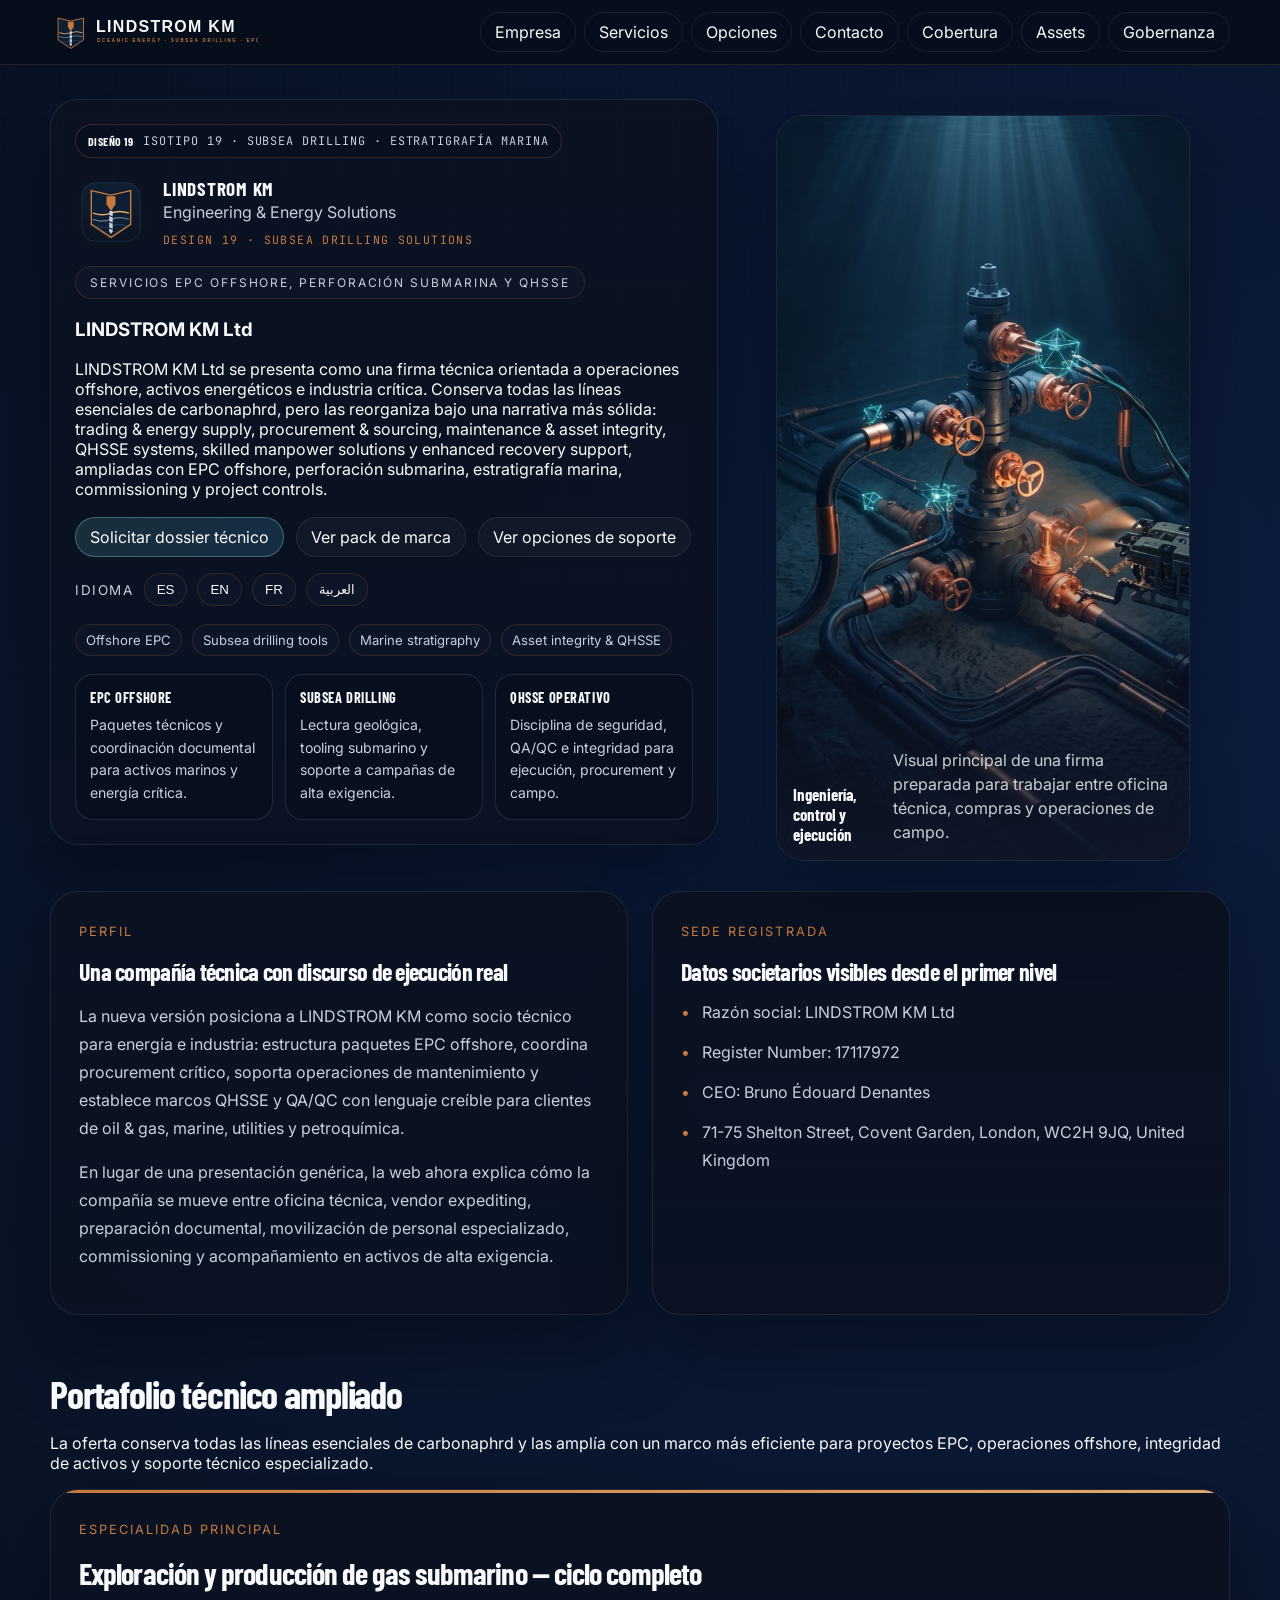
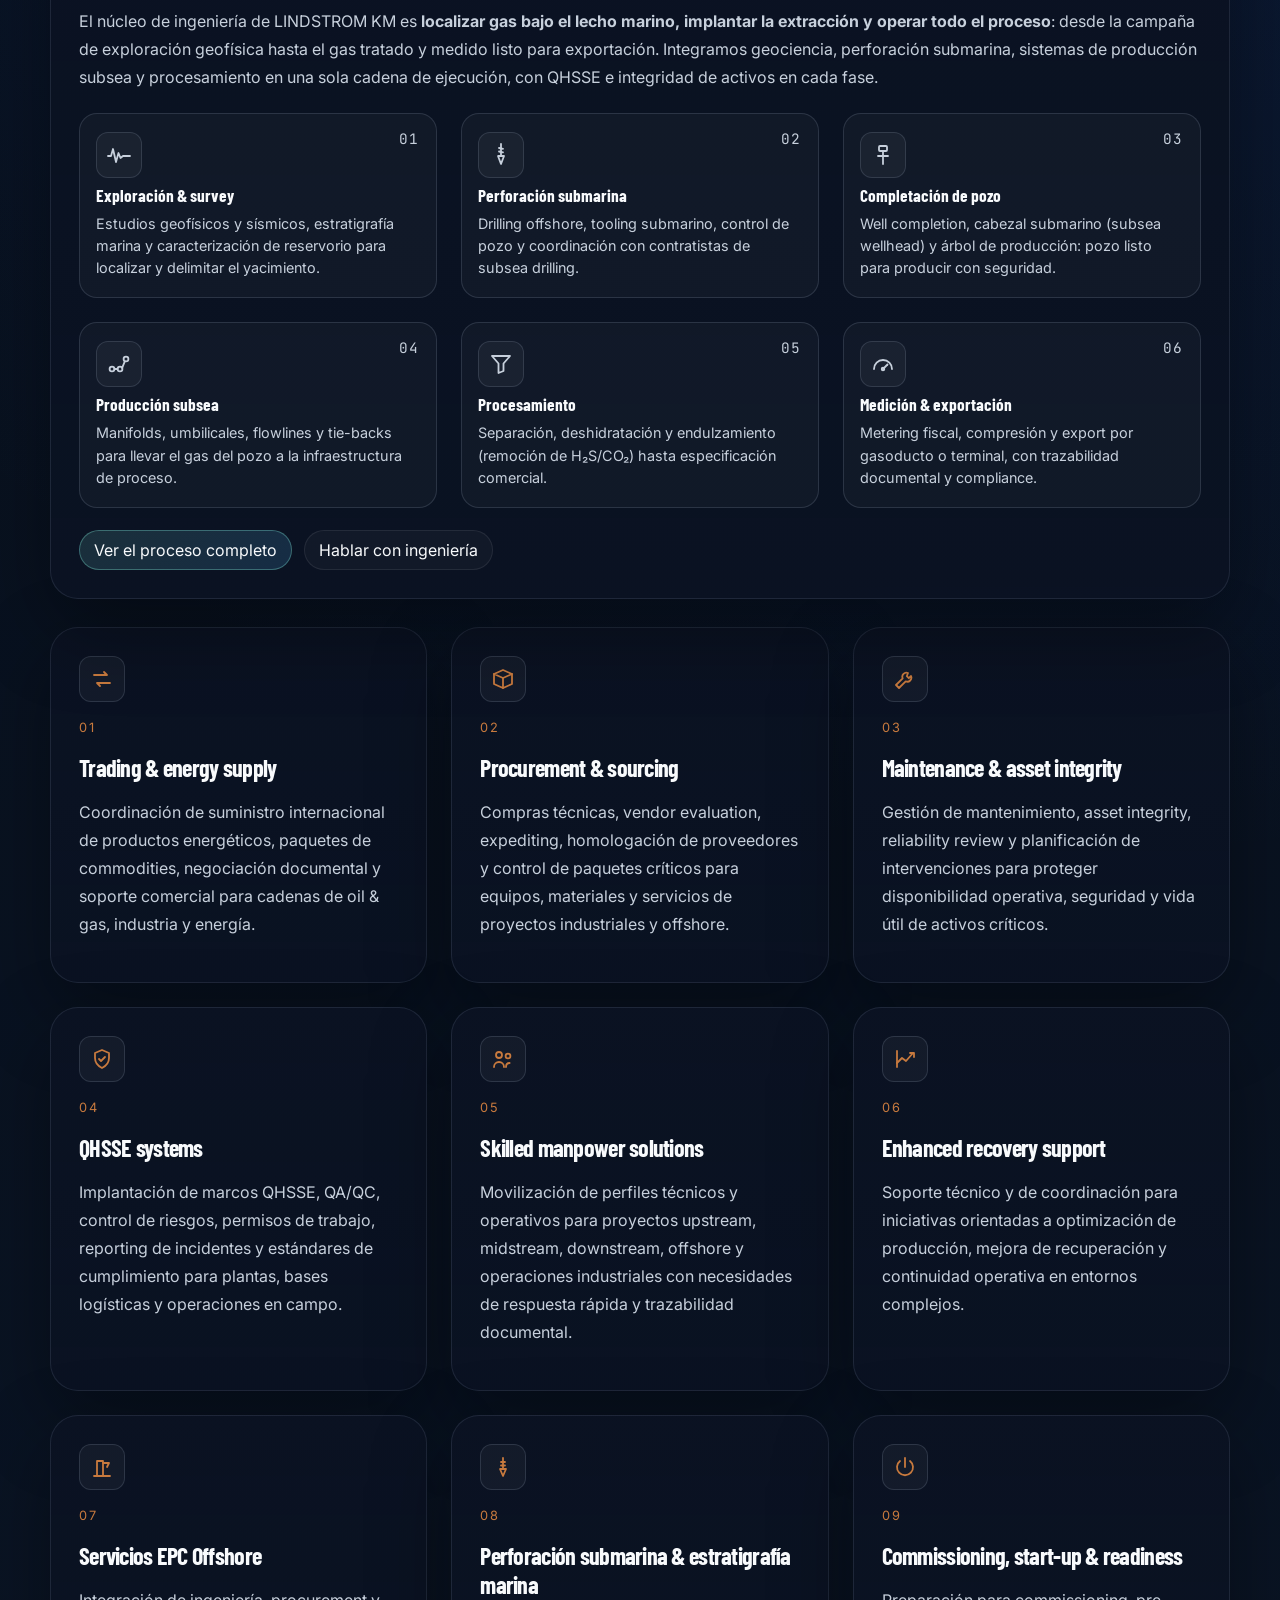
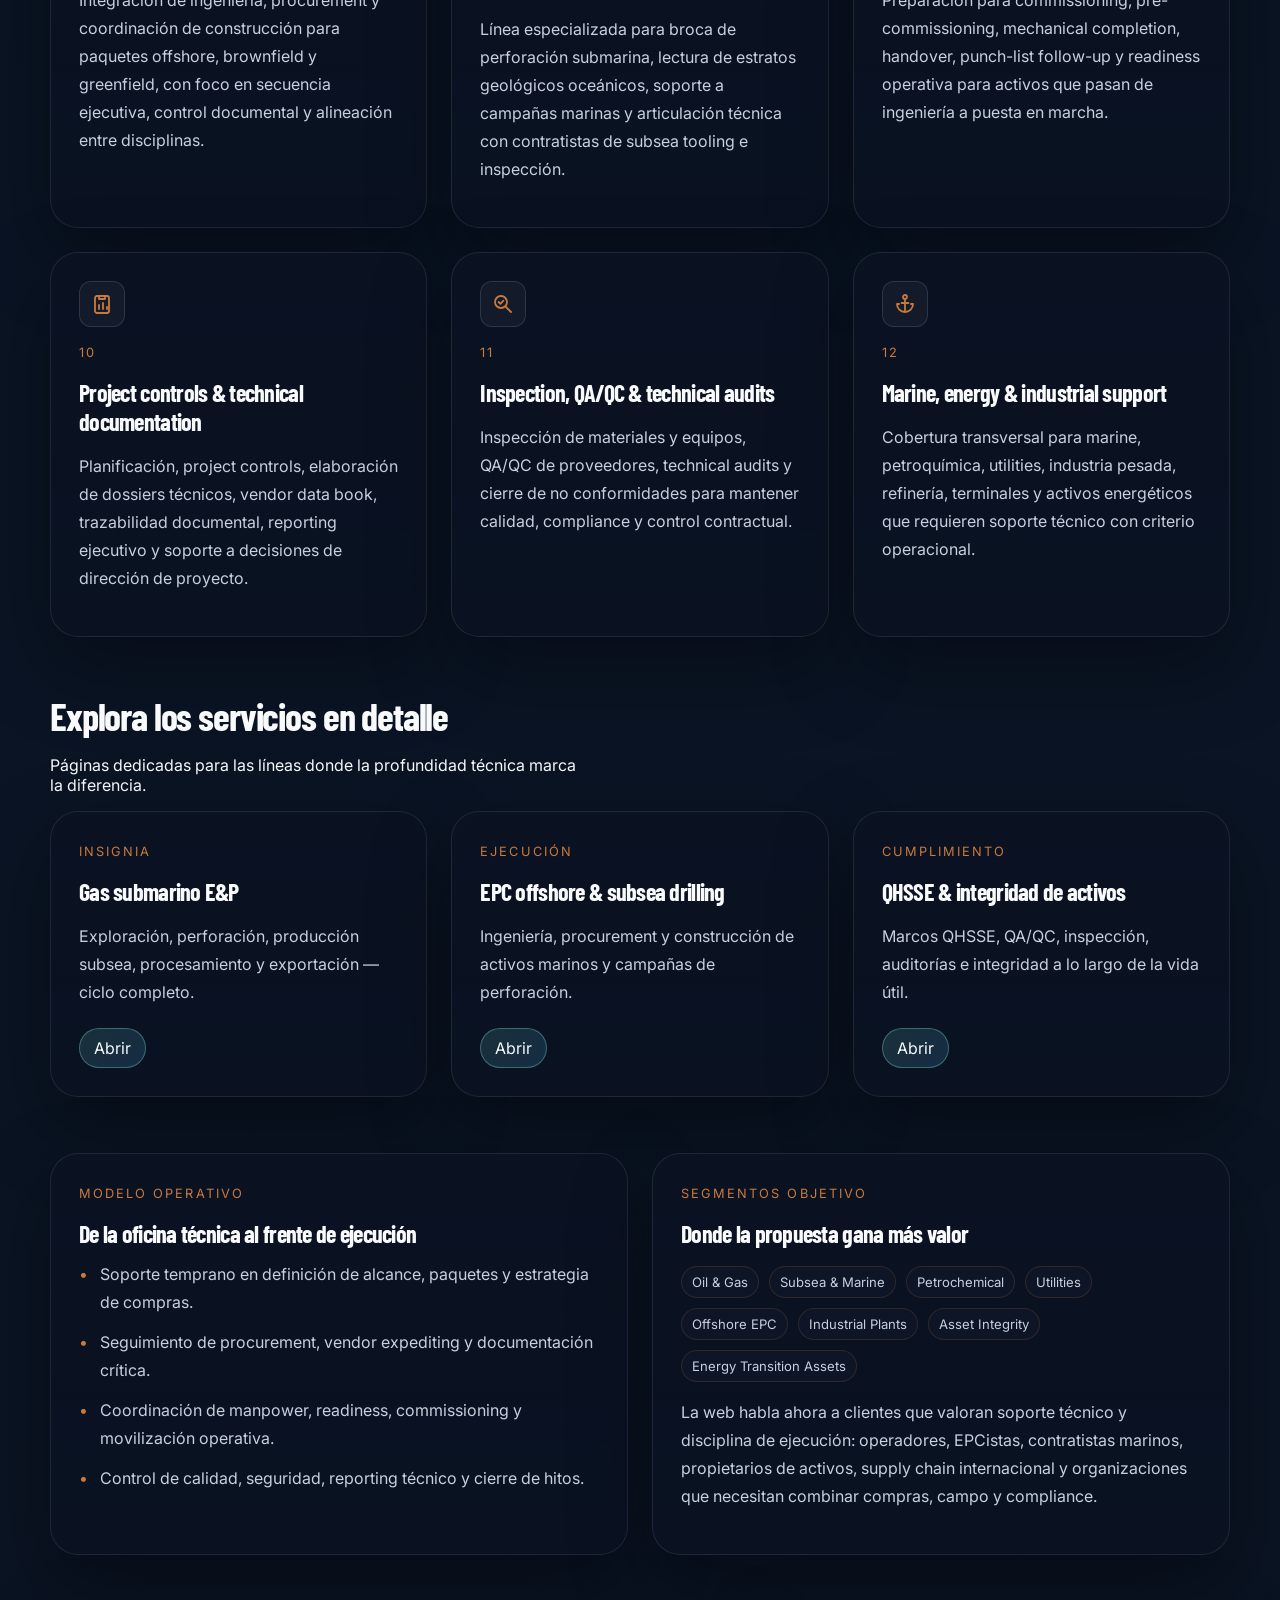
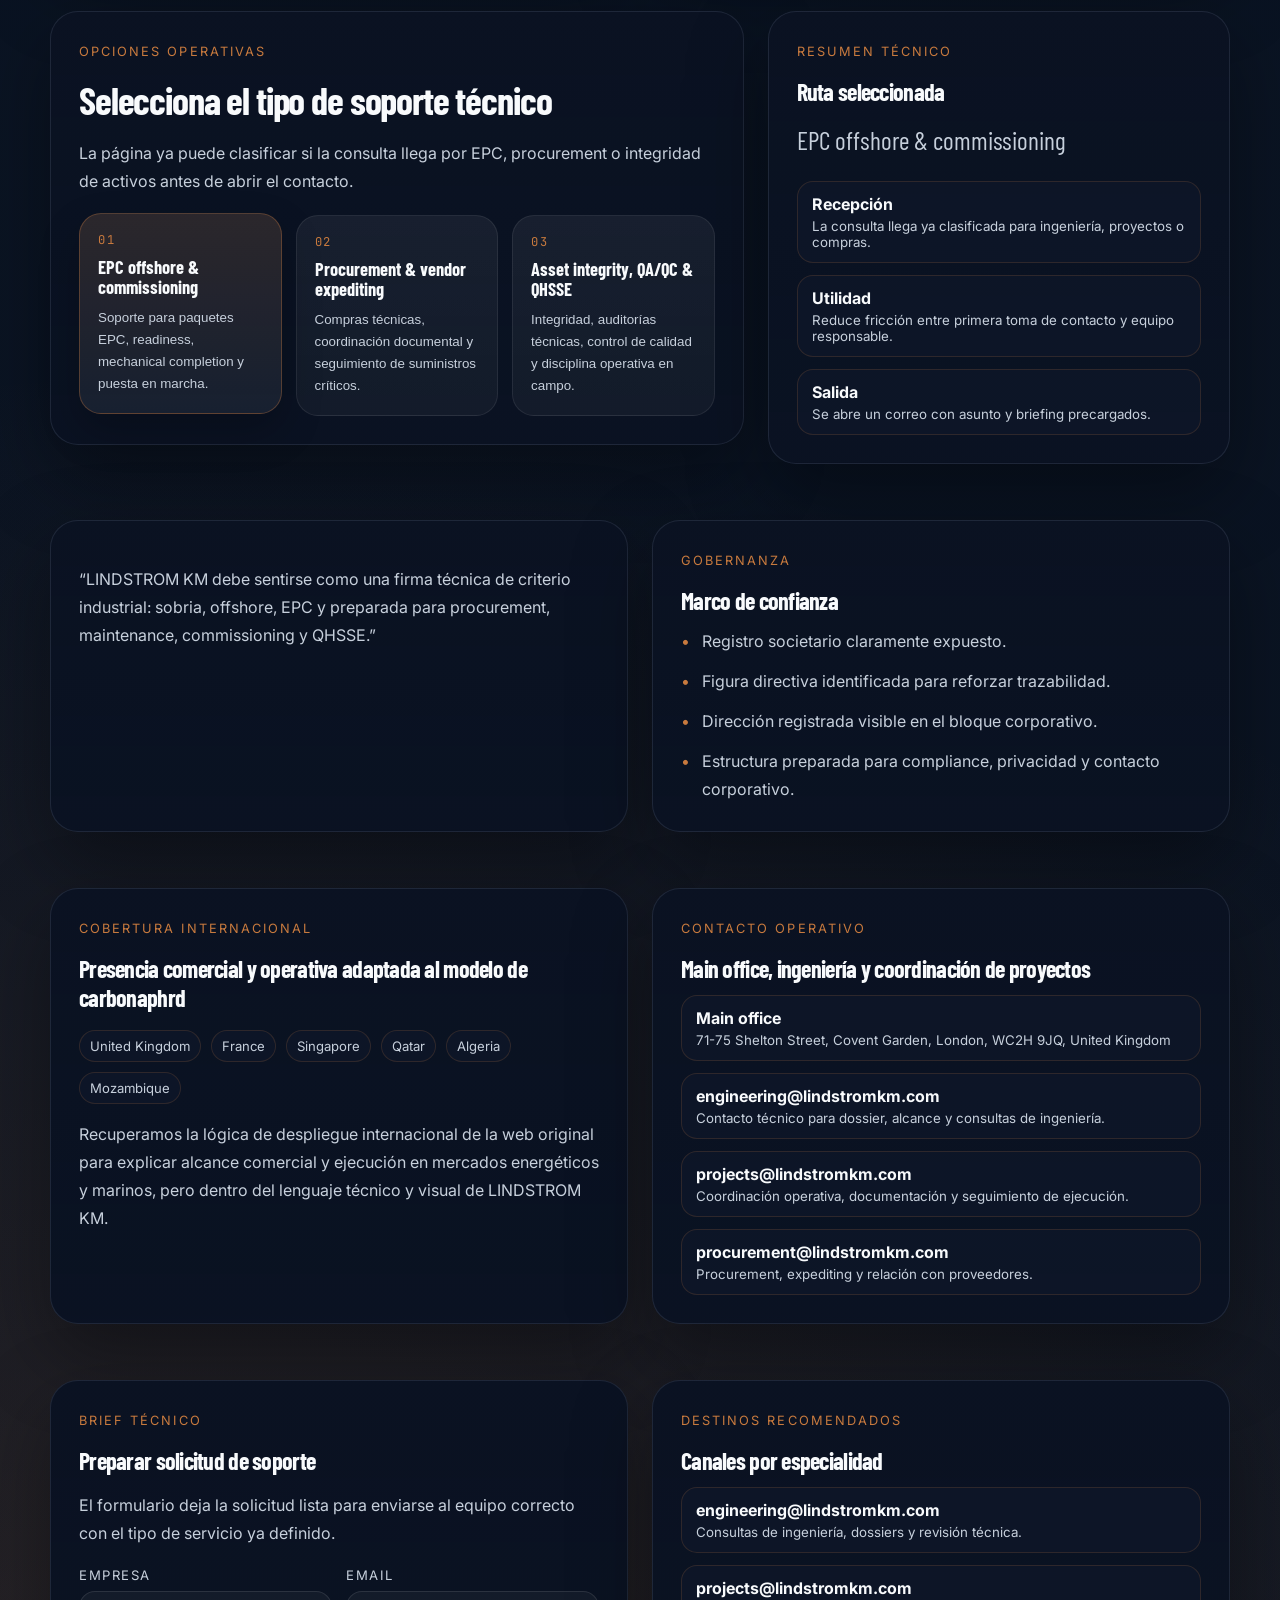
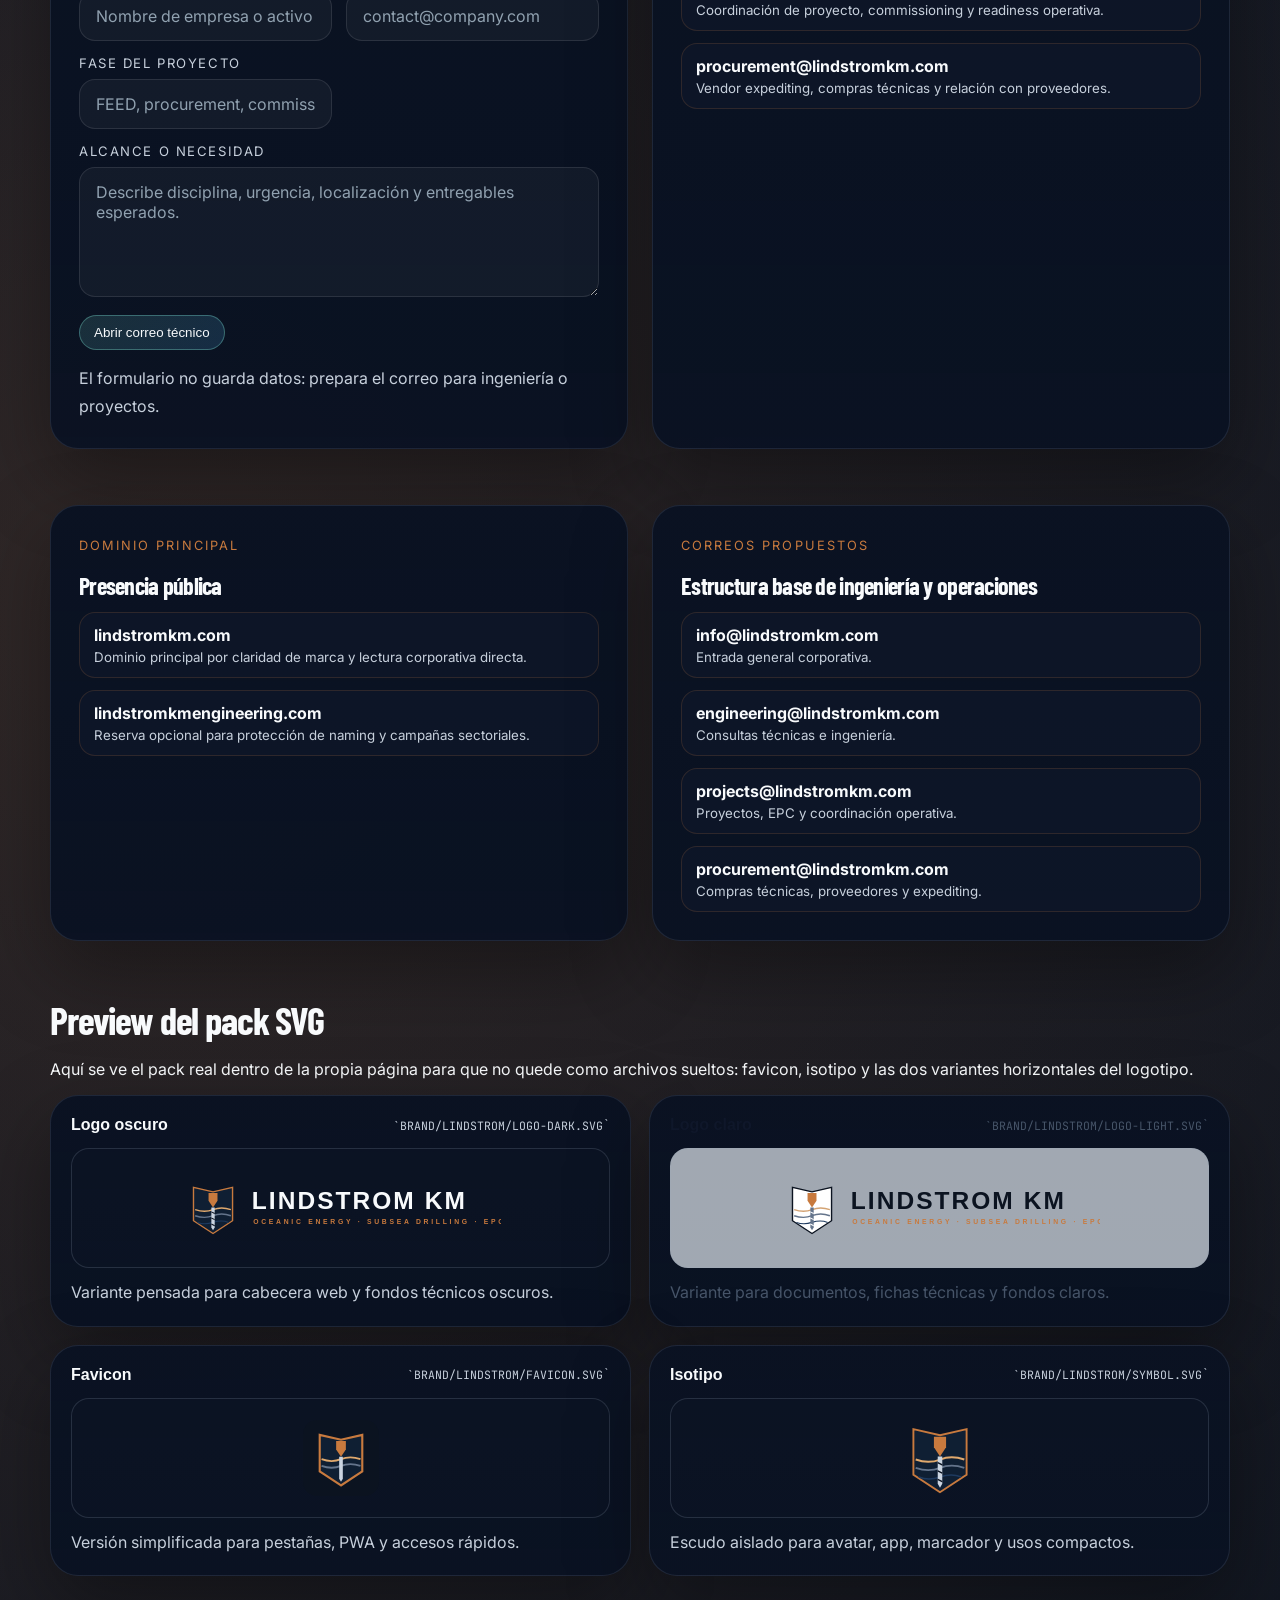
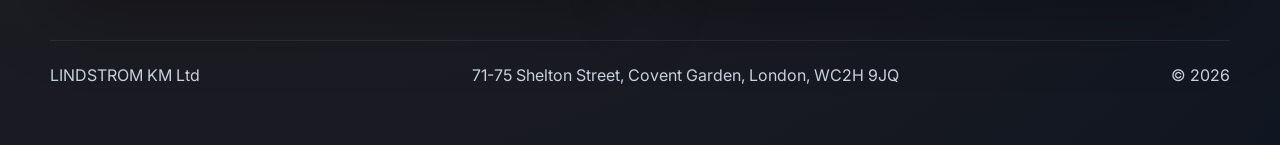
<file: lindstrom-km/index.html>
<!DOCTYPE html>
<html lang="es">
  <head>
    <meta charset="UTF-8" />
    <meta name="viewport" content="width=device-width, initial-scale=1.0" />
    <title>LINDSTROM KM Ltd | Engineering & Energy Solutions</title>
    <meta
      name="description"
      content="LINDSTROM KM Ltd orientada a ingeniería, EPC offshore, procurement técnico, mantenimiento, QHSSE y soporte operativo para energía e industria."
    />
    <link rel="icon" type="image/svg+xml" href="../assets/brand/lindstrom/favicon.svg" />
    <link rel="apple-touch-icon" href="../assets/brand/lindstrom/symbol.svg" />
    <meta name="theme-color" content="#0B1320" />
    <link rel="stylesheet" href="../assets/styles.css" />
  </head>
  <body data-page="lindstrom">
    <header class="topbar">
      <div class="shell topbar__row">
        <a class="brand" href="./index.html">
          <img class="brand__lockup" src="../assets/brand/lindstrom/logo-dark.svg" alt="Logo horizontal de LINDSTROM KM Ltd" />
        </a>
        <nav class="nav">
          <a href="#empresa" data-i18n="navCompany">Empresa</a>
          <a href="#servicios" data-i18n="navServices">Servicios</a>
          <a href="#opciones" data-i18n="navOptions">Opciones</a>
          <a href="#contacto" data-i18n="navContact">Contacto</a>
          <a href="#cobertura">Cobertura</a>
          <a href="#brand-assets">Assets</a>
          <a href="#gobernanza" data-i18n="navGovernance">Gobernanza</a>
        </nav>
      </div>
    </header>

    <main>
      <section class="company-hero">
        <div class="shell company-hero__grid">
          <article class="panel company-hero__card">
            <div class="brand-manual-note"><strong>Diseño 19</strong><span>Isotipo 19 · Subsea drilling · Estratigrafía marina</span></div>
            <div class="company-hero__identity">
              <img src="../assets/logos/lkm-logo.svg" alt="Isotipo 19 e identidad visual LINDSTROM KM" />
              <div>
                <strong>LINDSTROM KM</strong>
                <span>Engineering &amp; Energy Solutions</span>
                <small>Design 19 · Subsea Drilling Solutions</small>
              </div>
            </div>
            <span class="eyebrow" data-i18n="eyebrow">Servicios EPC offshore, perforación submarina y QHSSE</span>
            <h1>LINDSTROM KM Ltd</h1>
            <p data-i18n="heroLead">
              LINDSTROM KM Ltd se presenta como una firma técnica orientada a operaciones offshore,
              activos energéticos e industria crítica. Conserva todas las líneas esenciales de
              carbonaphrd, pero las reorganiza bajo una narrativa más sólida: trading &amp; energy
              supply, procurement &amp; sourcing, maintenance &amp; asset integrity, QHSSE systems,
              skilled manpower solutions y enhanced recovery support, ampliadas con EPC offshore,
              perforación submarina, estratigrafía marina, commissioning y project controls.
            </p>

            <div class="company-hero__actions">
              <a class="button button--primary" href="mailto:engineering@lindstromkm.com">Solicitar dossier técnico</a>
              <a class="button button--ghost" href="#brand-assets">Ver pack de marca</a>
              <a class="button button--ghost" href="#opciones" data-i18n="heroSecondaryCta">Ver opciones de soporte</a>
            </div>

            <div class="lang-switcher">
              <span class="lang-switcher__label" data-i18n="langLabel">Idioma</span>
              <button class="lang-button is-active" type="button" data-set-lang="es">ES</button>
              <button class="lang-button" type="button" data-set-lang="en">EN</button>
              <button class="lang-button" type="button" data-set-lang="fr">FR</button>
              <button class="lang-button" type="button" data-set-lang="ar">العربية</button>
            </div>

            <div class="company-hero__subhead">
              <span class="tag" data-i18n="tag1">Offshore EPC</span>
              <span class="tag" data-i18n="tag2">Subsea drilling tools</span>
              <span class="tag" data-i18n="tag3">Marine stratigraphy</span>
              <span class="tag" data-i18n="tag4">Asset integrity &amp; QHSSE</span>
            </div>

            <div class="company-hero__metrics">
              <article class="company-hero__metric">
                <strong>EPC offshore</strong>
                <span>Paquetes técnicos y coordinación documental para activos marinos y energía crítica.</span>
              </article>
              <article class="company-hero__metric">
                <strong>Subsea drilling</strong>
                <span>Lectura geológica, tooling submarino y soporte a campañas de alta exigencia.</span>
              </article>
              <article class="company-hero__metric">
                <strong>QHSSE operativo</strong>
                <span>Disciplina de seguridad, QA/QC e integridad para ejecución, procurement y campo.</span>
              </article>
            </div>
          </article>

          <figure class="panel hero-media">
            <img src="../assets/images/lindstrom_hero.jpg" alt="Perforación de gas submarino — LINDSTROM KM" />
            <figcaption class="hero-media__caption">
              <strong data-i18n="imageTitle">Ingeniería, control y ejecución</strong>
              <span data-i18n="imageBody">
                Visual principal de una firma preparada para trabajar entre oficina técnica, compras y
                operaciones de campo.
              </span>
            </figcaption>
          </figure>
        </div>
      </section>

      <section id="empresa" class="section">
        <div class="shell grid-2">
          <article class="card">
            <span class="card__label" data-i18n="profileLabel">Perfil</span>
            <h3 data-i18n="profileTitle">Una compañía técnica con discurso de ejecución real</h3>
            <p data-i18n="profileBody1">
              La nueva versión posiciona a LINDSTROM KM como socio técnico para energía e industria:
              estructura paquetes EPC offshore, coordina procurement crítico, soporta operaciones de
              mantenimiento y establece marcos QHSSE y QA/QC con lenguaje creíble para clientes de
              oil &amp; gas, marine, utilities y petroquímica.
            </p>
            <p data-i18n="profileBody2">
              En lugar de una presentación genérica, la web ahora explica cómo la compañía se mueve
              entre oficina técnica, vendor expediting, preparación documental, movilización de
              personal especializado, commissioning y acompañamiento en activos de alta exigencia.
            </p>
          </article>

          <article class="card">
            <span class="card__label" data-i18n="registeredLabel">Sede registrada</span>
            <h3 data-i18n="registeredTitle">Datos societarios visibles desde el primer nivel</h3>
            <ul class="list">
              <li data-i18n="registeredLi1">Razón social: LINDSTROM KM Ltd</li>
              <li data-i18n="registeredLi2">Register Number: 17117972</li>
              <li data-i18n="registeredLi3">CEO: Bruno Édouard Denantes</li>
              <li data-i18n="registeredLi4">71-75 Shelton Street, Covent Garden, London, WC2H 9JQ, United Kingdom</li>
            </ul>
          </article>
        </div>
      </section>

      <section id="servicios" class="section">
        <div class="shell">
          <h2 data-i18n="servicesTitle">Portafolio técnico ampliado</h2>
          <p data-i18n="servicesIntro">
            La oferta conserva todas las líneas esenciales de carbonaphrd y las amplía con un marco
            más eficiente para proyectos EPC, operaciones offshore, integridad de activos y soporte
            técnico especializado.
          </p>

          <article class="card flagship" style="margin: 8px 0 28px;">
            <span class="card__label">Especialidad principal</span>
            <h3 style="font-size: 1.9rem;">Exploración y producción de gas submarino — ciclo completo</h3>
            <p>
              El núcleo de ingeniería de LINDSTROM KM es <strong>localizar gas bajo el lecho marino,
              implantar la extracción y operar todo el proceso</strong>: desde la campaña de
              exploración geofísica hasta el gas tratado y medido listo para exportación. Integramos
              geociencia, perforación submarina, sistemas de producción subsea y procesamiento en una
              sola cadena de ejecución, con QHSSE e integridad de activos en cada fase.
            </p>

            <div class="grid-3" style="margin-top: 22px;">
              <div class="process__step">
                <span class="process__num">01</span>
                <span class="process__icon" aria-hidden="true"><svg width="26" height="26" viewBox="0 0 26 26" fill="none" stroke="currentColor" stroke-width="1.8" stroke-linecap="round" stroke-linejoin="round"><path d="M2 14h3l2-7 3 13 2.5-9 2 5 2.5-2H24"/></svg></span>
                <strong>Exploración &amp; survey</strong>
                <span>Estudios geofísicos y sísmicos, estratigrafía marina y caracterización de reservorio para localizar y delimitar el yacimiento.</span>
              </div>
              <div class="process__step">
                <span class="process__num">02</span>
                <span class="process__icon" aria-hidden="true"><svg width="26" height="26" viewBox="0 0 26 26" fill="none" stroke="currentColor" stroke-width="1.8" stroke-linecap="round" stroke-linejoin="round"><line x1="13" y1="2" x2="13" y2="14"/><path d="M10 14h6l-3 8z"/><line x1="11" y1="6" x2="15" y2="6.8"/><line x1="11" y1="9.5" x2="15" y2="10.3"/></svg></span>
                <strong>Perforación submarina</strong>
                <span>Drilling offshore, tooling submarino, control de pozo y coordinación con contratistas de subsea drilling.</span>
              </div>
              <div class="process__step">
                <span class="process__num">03</span>
                <span class="process__icon" aria-hidden="true"><svg width="26" height="26" viewBox="0 0 26 26" fill="none" stroke="currentColor" stroke-width="1.8" stroke-linecap="round" stroke-linejoin="round"><rect x="9" y="4" width="8" height="5" rx="1"/><line x1="13" y1="9" x2="13" y2="22"/><line x1="8" y1="14" x2="18" y2="14"/></svg></span>
                <strong>Completación de pozo</strong>
                <span>Well completion, cabezal submarino (subsea wellhead) y árbol de producción: pozo listo para producir con seguridad.</span>
              </div>
              <div class="process__step">
                <span class="process__num">04</span>
                <span class="process__icon" aria-hidden="true"><svg width="26" height="26" viewBox="0 0 26 26" fill="none" stroke="currentColor" stroke-width="1.8" stroke-linecap="round" stroke-linejoin="round"><circle cx="6" cy="18" r="2.4"/><circle cx="14" cy="18" r="2.4"/><circle cx="20" cy="8" r="2.4"/><path d="M8.4 18h3.2M16.2 16.8l2.6-6.4"/></svg></span>
                <strong>Producción subsea</strong>
                <span>Manifolds, umbilicales, flowlines y tie-backs para llevar el gas del pozo a la infraestructura de proceso.</span>
              </div>
              <div class="process__step">
                <span class="process__num">05</span>
                <span class="process__icon" aria-hidden="true"><svg width="26" height="26" viewBox="0 0 26 26" fill="none" stroke="currentColor" stroke-width="1.8" stroke-linecap="round" stroke-linejoin="round"><path d="M4 5h18l-6.5 7.5V20l-5 2v-9.5z"/></svg></span>
                <strong>Procesamiento</strong>
                <span>Separación, deshidratación y endulzamiento (remoción de H₂S/CO₂) hasta especificación comercial.</span>
              </div>
              <div class="process__step">
                <span class="process__num">06</span>
                <span class="process__icon" aria-hidden="true"><svg width="26" height="26" viewBox="0 0 26 26" fill="none" stroke="currentColor" stroke-width="1.8" stroke-linecap="round" stroke-linejoin="round"><path d="M4 18a9 9 0 0 1 18 0"/><line x1="13" y1="18" x2="17.5" y2="13.5"/><circle cx="13" cy="18" r="1.3"/></svg></span>
                <strong>Medición &amp; exportación</strong>
                <span>Metering fiscal, compresión y export por gasoducto o terminal, con trazabilidad documental y compliance.</span>
              </div>
            </div>

            <div class="project-card__actions" style="margin-top: 22px;">
              <a class="button button--primary" href="./servicios/subsea-gas.html">Ver el proceso completo</a>
              <a class="button button--ghost" href="mailto:engineering@lindstromkm.com?subject=Consulta%20gas%20submarino%20E%26P">Hablar con ingeniería</a>
            </div>
          </article>

          <div class="grid-3">
            <article class="card">
              <span class="card__icon" aria-hidden="true"><svg viewBox="0 0 24 24" fill="none" stroke="currentColor" stroke-width="1.8" stroke-linecap="round" stroke-linejoin="round"><path d="M4 8h13l-3-3"/><path d="M20 16H7l3 3"/></svg></span>
              <span class="card__label">01</span>
              <h3>Trading &amp; energy supply</h3>
              <p>
                Coordinación de suministro internacional de productos energéticos, paquetes de
                commodities, negociación documental y soporte comercial para cadenas de oil &amp; gas,
                industria y energía.
              </p>
            </article>

            <article class="card">
              <span class="card__icon" aria-hidden="true"><svg viewBox="0 0 24 24" fill="none" stroke="currentColor" stroke-width="1.8" stroke-linecap="round" stroke-linejoin="round"><path d="M3 7l9-4 9 4-9 4z"/><path d="M3 7v10l9 4 9-4V7"/><path d="M12 11v10"/></svg></span>
              <span class="card__label">02</span>
              <h3>Procurement &amp; sourcing</h3>
              <p>
                Compras técnicas, vendor evaluation, expediting, homologación de proveedores y control
                de paquetes críticos para equipos, materiales y servicios de proyectos industriales y
                offshore.
              </p>
            </article>

            <article class="card">
              <span class="card__icon" aria-hidden="true"><svg viewBox="0 0 24 24" fill="none" stroke="currentColor" stroke-width="1.8" stroke-linecap="round" stroke-linejoin="round"><path d="M15 6a4 4 0 0 0-5.3 5.3L3 18l3 3 6.7-6.7A4 4 0 0 0 18 9l-2.2 2.2-2-2z"/></svg></span>
              <span class="card__label">03</span>
              <h3>Maintenance &amp; asset integrity</h3>
              <p>
                Gestión de mantenimiento, asset integrity, reliability review y planificación de
                intervenciones para proteger disponibilidad operativa, seguridad y vida útil de
                activos críticos.
              </p>
            </article>

            <article class="card">
              <span class="card__icon" aria-hidden="true"><svg viewBox="0 0 24 24" fill="none" stroke="currentColor" stroke-width="1.8" stroke-linecap="round" stroke-linejoin="round"><path d="M12 3l7 3v5c0 5-3 8-7 10-4-2-7-5-7-10V6z"/><path d="M9 12l2 2 4-4"/></svg></span>
              <span class="card__label">04</span>
              <h3>QHSSE systems</h3>
              <p>
                Implantación de marcos QHSSE, QA/QC, control de riesgos, permisos de trabajo,
                reporting de incidentes y estándares de cumplimiento para plantas, bases logísticas y
                operaciones en campo.
              </p>
            </article>

            <article class="card">
              <span class="card__icon" aria-hidden="true"><svg viewBox="0 0 24 24" fill="none" stroke="currentColor" stroke-width="1.8" stroke-linecap="round" stroke-linejoin="round"><circle cx="8" cy="8" r="3"/><circle cx="17" cy="9" r="2.4"/><path d="M3 20c0-3 2.3-5 5-5s5 2 5 5"/><path d="M15 20c0-2.2 1-4 3.6-4"/></svg></span>
              <span class="card__label">05</span>
              <h3>Skilled manpower solutions</h3>
              <p>
                Movilización de perfiles técnicos y operativos para proyectos upstream, midstream,
                downstream, offshore y operaciones industriales con necesidades de respuesta rápida y
                trazabilidad documental.
              </p>
            </article>

            <article class="card">
              <span class="card__icon" aria-hidden="true"><svg viewBox="0 0 24 24" fill="none" stroke="currentColor" stroke-width="1.8" stroke-linecap="round" stroke-linejoin="round"><path d="M4 20V4"/><path d="M4 16l5-5 4 3 7-8"/><path d="M17 6h4v4"/></svg></span>
              <span class="card__label">06</span>
              <h3>Enhanced recovery support</h3>
              <p>
                Soporte técnico y de coordinación para iniciativas orientadas a optimización de
                producción, mejora de recuperación y continuidad operativa en entornos complejos.
              </p>
            </article>

            <article class="card">
              <span class="card__icon" aria-hidden="true"><svg viewBox="0 0 24 24" fill="none" stroke="currentColor" stroke-width="1.8" stroke-linecap="round" stroke-linejoin="round"><path d="M4 21h16"/><path d="M7 21V6h6v15"/><path d="M13 8h6l-2 4"/></svg></span>
              <span class="card__label">07</span>
              <h3>Servicios EPC Offshore</h3>
              <p>
                Integración de ingeniería, procurement y coordinación de construcción para paquetes
                offshore, brownfield y greenfield, con foco en secuencia ejecutiva, control documental
                y alineación entre disciplinas.
              </p>
            </article>

            <article class="card">
              <span class="card__icon" aria-hidden="true"><svg viewBox="0 0 24 24" fill="none" stroke="currentColor" stroke-width="1.8" stroke-linecap="round" stroke-linejoin="round"><path d="M12 3v11"/><path d="M9 14h6l-3 7z"/><path d="M10 7h4M10 10.5h4"/></svg></span>
              <span class="card__label">08</span>
              <h3>Perforación submarina &amp; estratigrafía marina</h3>
              <p>
                Línea especializada para broca de perforación submarina, lectura de estratos
                geológicos oceánicos, soporte a campañas marinas y articulación técnica con contratistas
                de subsea tooling e inspección.
              </p>
            </article>

            <article class="card">
              <span class="card__icon" aria-hidden="true"><svg viewBox="0 0 24 24" fill="none" stroke="currentColor" stroke-width="1.8" stroke-linecap="round" stroke-linejoin="round"><path d="M12 3v9"/><path d="M7 6a8 8 0 1 0 10 0"/></svg></span>
              <span class="card__label">09</span>
              <h3>Commissioning, start-up &amp; readiness</h3>
              <p>
                Preparación para commissioning, pre-commissioning, mechanical completion, handover,
                punch-list follow-up y readiness operativa para activos que pasan de ingeniería a
                puesta en marcha.
              </p>
            </article>

            <article class="card">
              <span class="card__icon" aria-hidden="true"><svg viewBox="0 0 24 24" fill="none" stroke="currentColor" stroke-width="1.8" stroke-linecap="round" stroke-linejoin="round"><rect x="5" y="4" width="14" height="17" rx="2"/><path d="M9 4h6v3H9z"/><path d="M9 13v4M13 11v6M17 15v2"/></svg></span>
              <span class="card__label">10</span>
              <h3>Project controls &amp; technical documentation</h3>
              <p>
                Planificación, project controls, elaboración de dossiers técnicos, vendor data book,
                trazabilidad documental, reporting ejecutivo y soporte a decisiones de dirección de
                proyecto.
              </p>
            </article>

            <article class="card">
              <span class="card__icon" aria-hidden="true"><svg viewBox="0 0 24 24" fill="none" stroke="currentColor" stroke-width="1.8" stroke-linecap="round" stroke-linejoin="round"><circle cx="10" cy="10" r="6"/><path d="M20 20l-5-5"/><path d="M7.6 10l1.8 1.8 3-3.2"/></svg></span>
              <span class="card__label">11</span>
              <h3>Inspection, QA/QC &amp; technical audits</h3>
              <p>
                Inspección de materiales y equipos, QA/QC de proveedores, technical audits y cierre de
                no conformidades para mantener calidad, compliance y control contractual.
              </p>
            </article>

            <article class="card">
              <span class="card__icon" aria-hidden="true"><svg viewBox="0 0 24 24" fill="none" stroke="currentColor" stroke-width="1.8" stroke-linecap="round" stroke-linejoin="round"><circle cx="12" cy="5" r="2"/><path d="M12 7v12"/><path d="M6 12H4a8 8 0 0 0 16 0h-2"/><path d="M8.5 11h7"/></svg></span>
              <span class="card__label">12</span>
              <h3>Marine, energy &amp; industrial support</h3>
              <p>
                Cobertura transversal para marine, petroquímica, utilities, industria pesada,
                refinería, terminales y activos energéticos que requieren soporte técnico con criterio
                operacional.
              </p>
            </article>
          </div>
        </div>
      </section>

      <section class="section">
        <div class="shell">
          <h2>Explora los servicios en detalle</h2>
          <p class="section-note">Páginas dedicadas para las líneas donde la profundidad técnica marca la diferencia.</p>
          <div class="grid-3">
            <article class="card">
              <span class="card__label">Insignia</span>
              <h3>Gas submarino E&amp;P</h3>
              <p>Exploración, perforación, producción subsea, procesamiento y exportación — ciclo completo.</p>
              <div class="project-card__actions"><a class="button button--primary" href="./servicios/subsea-gas.html">Abrir</a></div>
            </article>
            <article class="card">
              <span class="card__label">Ejecución</span>
              <h3>EPC offshore &amp; subsea drilling</h3>
              <p>Ingeniería, procurement y construcción de activos marinos y campañas de perforación.</p>
              <div class="project-card__actions"><a class="button button--primary" href="./servicios/epc-offshore.html">Abrir</a></div>
            </article>
            <article class="card">
              <span class="card__label">Cumplimiento</span>
              <h3>QHSSE &amp; integridad de activos</h3>
              <p>Marcos QHSSE, QA/QC, inspección, auditorías e integridad a lo largo de la vida útil.</p>
              <div class="project-card__actions"><a class="button button--primary" href="./servicios/qhsse.html">Abrir</a></div>
            </article>
          </div>
        </div>
      </section>

      <section class="section">
        <div class="shell grid-2">
          <article class="card">
            <span class="card__label">Modelo operativo</span>
            <h3>De la oficina técnica al frente de ejecución</h3>
            <ul class="list">
              <li>Soporte temprano en definición de alcance, paquetes y estrategia de compras.</li>
              <li>Seguimiento de procurement, vendor expediting y documentación crítica.</li>
              <li>Coordinación de manpower, readiness, commissioning y movilización operativa.</li>
              <li>Control de calidad, seguridad, reporting técnico y cierre de hitos.</li>
            </ul>
          </article>

          <article class="card">
            <span class="card__label">Segmentos objetivo</span>
            <h3>Donde la propuesta gana más valor</h3>
            <div class="company-hero__subhead">
              <span class="tag">Oil &amp; Gas</span>
              <span class="tag">Subsea &amp; Marine</span>
              <span class="tag">Petrochemical</span>
              <span class="tag">Utilities</span>
              <span class="tag">Offshore EPC</span>
              <span class="tag">Industrial Plants</span>
              <span class="tag">Asset Integrity</span>
              <span class="tag">Energy Transition Assets</span>
            </div>
            <p>
              La web habla ahora a clientes que valoran soporte técnico y disciplina de ejecución:
              operadores, EPCistas, contratistas marinos, propietarios de activos, supply chain
              internacional y organizaciones que necesitan combinar compras, campo y compliance.
            </p>
          </article>
        </div>
      </section>

      <section id="opciones" class="section">
        <div class="shell option-builder" data-option-group="lindstrom">
          <article class="card">
            <span class="card__label" data-i18n="optionsLabel">Opciones operativas</span>
            <h2 data-i18n="optionsTitle">Selecciona el tipo de soporte técnico</h2>
            <p data-i18n="optionsIntro">
              La página ya puede clasificar si la consulta llega por EPC, procurement o integridad de
              activos antes de abrir el contacto.
            </p>

            <div class="option-grid">
              <button class="option-card is-active" type="button" data-option-card data-service-value="EPC offshore & commissioning">
                <span class="option-card__index">01</span>
                <strong data-i18n="option1Title">EPC offshore &amp; commissioning</strong>
                <span data-i18n="option1Body">Soporte para paquetes EPC, readiness, mechanical completion y puesta en marcha.</span>
              </button>

              <button class="option-card" type="button" data-option-card data-service-value="Procurement & vendor expediting">
                <span class="option-card__index">02</span>
                <strong data-i18n="option2Title">Procurement &amp; vendor expediting</strong>
                <span data-i18n="option2Body">Compras técnicas, coordinación documental y seguimiento de suministros críticos.</span>
              </button>

              <button class="option-card" type="button" data-option-card data-service-value="Asset integrity, QA/QC & QHSSE">
                <span class="option-card__index">03</span>
                <strong data-i18n="option3Title">Asset integrity, QA/QC &amp; QHSSE</strong>
                <span data-i18n="option3Body">Integridad, auditorías técnicas, control de calidad y disciplina operativa en campo.</span>
              </button>
            </div>
          </article>

          <aside class="card option-summary">
            <span class="card__label" data-i18n="summaryLabel">Resumen técnico</span>
            <h3 data-i18n="summaryTitle">Ruta seleccionada</h3>
            <p class="option-summary__service" data-selected-service-label>EPC offshore &amp; commissioning</p>
            <ul class="contact-list">
              <li><strong data-i18n="summaryLi1Title">Recepción</strong><small data-i18n="summaryLi1Body">La consulta llega ya clasificada para ingeniería, proyectos o compras.</small></li>
              <li><strong data-i18n="summaryLi2Title">Utilidad</strong><small data-i18n="summaryLi2Body">Reduce fricción entre primera toma de contacto y equipo responsable.</small></li>
              <li><strong data-i18n="summaryLi3Title">Salida</strong><small data-i18n="summaryLi3Body">Se abre un correo con asunto y briefing precargados.</small></li>
            </ul>
          </aside>
        </div>
      </section>

      <section id="gobernanza" class="section">
        <div class="shell grid-2">
          <article class="quote">
            <p data-i18n="quoteText">
              “LINDSTROM KM debe sentirse como una firma técnica de criterio industrial: sobria,
              offshore, EPC y preparada para procurement, maintenance, commissioning y QHSSE.”
            </p>
          </article>

          <article class="card">
            <span class="card__label" data-i18n="governanceLabel">Gobernanza</span>
            <h3 data-i18n="governanceTitle">Marco de confianza</h3>
            <ul class="list">
              <li data-i18n="governanceLi1">Registro societario claramente expuesto.</li>
              <li data-i18n="governanceLi2">Figura directiva identificada para reforzar trazabilidad.</li>
              <li data-i18n="governanceLi3">Dirección registrada visible en el bloque corporativo.</li>
              <li data-i18n="governanceLi4">Estructura preparada para compliance, privacidad y contacto corporativo.</li>
            </ul>
          </article>
        </div>
      </section>

      <section id="cobertura" class="section">
        <div class="shell grid-2">
          <article class="card">
            <span class="card__label">Cobertura internacional</span>
            <h3>Presencia comercial y operativa adaptada al modelo de carbonaphrd</h3>
            <div class="company-hero__subhead">
              <span class="tag">United Kingdom</span>
              <span class="tag">France</span>
              <span class="tag">Singapore</span>
              <span class="tag">Qatar</span>
              <span class="tag">Algeria</span>
              <span class="tag">Mozambique</span>
            </div>
            <p>
              Recuperamos la lógica de despliegue internacional de la web original para explicar alcance
              comercial y ejecución en mercados energéticos y marinos, pero dentro del lenguaje técnico
              y visual de LINDSTROM KM.
            </p>
          </article>

          <article class="card">
            <span class="card__label">Contacto operativo</span>
            <h3>Main office, ingeniería y coordinación de proyectos</h3>
            <ul class="contact-list">
              <li><strong>Main office</strong><small>71-75 Shelton Street, Covent Garden, London, WC2H 9JQ, United Kingdom</small></li>
              <li><strong>engineering@lindstromkm.com</strong><small>Contacto técnico para dossier, alcance y consultas de ingeniería.</small></li>
              <li><strong>projects@lindstromkm.com</strong><small>Coordinación operativa, documentación y seguimiento de ejecución.</small></li>
              <li><strong>procurement@lindstromkm.com</strong><small>Procurement, expediting y relación con proveedores.</small></li>
            </ul>
          </article>
        </div>
      </section>

      <section id="contacto" class="section">
        <div class="shell contact-grid">
          <article class="card">
            <span class="card__label" data-i18n="formLabel">Brief técnico</span>
            <h3 data-i18n="formTitle">Preparar solicitud de soporte</h3>
            <p data-i18n="formIntro">
              El formulario deja la solicitud lista para enviarse al equipo correcto con el tipo de
              servicio ya definido.
            </p>

            <form class="contact-form" data-contact-form="lindstrom" data-recipient="engineering@lindstromkm.com">
              <input type="hidden" name="service" value="EPC offshore & commissioning" data-selected-service />

              <label class="field">
                <span data-i18n="fieldCompany">Empresa</span>
                <input type="text" name="company" placeholder="Nombre de empresa o activo" required />
              </label>

              <label class="field">
                <span data-i18n="fieldEmail">Email</span>
                <input type="email" name="email" placeholder="contact@company.com" required />
              </label>

              <label class="field">
                <span data-i18n="fieldPhase">Fase del proyecto</span>
                <input type="text" name="phase" placeholder="FEED, procurement, commissioning..." />
              </label>

              <label class="field field--full">
                <span data-i18n="fieldMessage">Alcance o necesidad</span>
                <textarea name="message" rows="5" placeholder="Describe disciplina, urgencia, localización y entregables esperados." required></textarea>
              </label>

              <div class="form-actions">
                <button class="button button--primary" type="submit" data-i18n="formSubmit">Abrir correo técnico</button>
                <p class="form-feedback" data-form-feedback data-state="idle" data-i18n="formHint">
                  El formulario no guarda datos: prepara el correo para ingeniería o proyectos.
                </p>
              </div>
            </form>
          </article>

          <article class="card">
            <span class="card__label" data-i18n="contactOpsLabel">Destinos recomendados</span>
            <h3 data-i18n="contactOpsTitle">Canales por especialidad</h3>
            <ul class="contact-list">
              <li><strong>engineering@lindstromkm.com</strong><small data-i18n="contactOp1">Consultas de ingeniería, dossiers y revisión técnica.</small></li>
              <li><strong>projects@lindstromkm.com</strong><small data-i18n="contactOp2">Coordinación de proyecto, commissioning y readiness operativa.</small></li>
              <li><strong>procurement@lindstromkm.com</strong><small data-i18n="contactOp3">Vendor expediting, compras técnicas y relación con proveedores.</small></li>
            </ul>
          </article>
        </div>
      </section>

      <section class="section">
        <div class="shell contact-grid">
          <article class="card">
            <span class="card__label">Dominio principal</span>
            <h3>Presencia pública</h3>
            <ul class="contact-list">
              <li><strong>lindstromkm.com</strong><small>Dominio principal por claridad de marca y lectura corporativa directa.</small></li>
              <li><strong>lindstromkmengineering.com</strong><small>Reserva opcional para protección de naming y campañas sectoriales.</small></li>
            </ul>
          </article>

          <article class="card">
            <span class="card__label">Correos propuestos</span>
            <h3>Estructura base de ingeniería y operaciones</h3>
            <ul class="contact-list">
              <li><strong>info@lindstromkm.com</strong><small>Entrada general corporativa.</small></li>
              <li><strong>engineering@lindstromkm.com</strong><small>Consultas técnicas e ingeniería.</small></li>
              <li><strong>projects@lindstromkm.com</strong><small>Proyectos, EPC y coordinación operativa.</small></li>
              <li><strong>procurement@lindstromkm.com</strong><small>Compras técnicas, proveedores y expediting.</small></li>
            </ul>
          </article>
        </div>
      </section>

      <section id="brand-assets" class="section">
        <div class="shell">
          <h2>Preview del pack SVG</h2>
          <p>
            Aquí se ve el pack real dentro de la propia página para que no quede como archivos sueltos:
            favicon, isotipo y las dos variantes horizontales del logotipo.
          </p>

          <div class="asset-preview-grid">
            <article class="card asset-preview asset-preview--dark">
              <div class="asset-preview__meta">
                <strong>Logo oscuro</strong>
                <span>`brand/lindstrom/logo-dark.svg`</span>
              </div>
              <div class="asset-preview__canvas">
                <img src="../assets/brand/lindstrom/logo-dark.svg" alt="Preview del logo oscuro de LINDSTROM KM" />
              </div>
              <p>Variante pensada para cabecera web y fondos técnicos oscuros.</p>
            </article>

            <article class="card asset-preview asset-preview--light">
              <div class="asset-preview__meta">
                <strong>Logo claro</strong>
                <span>`brand/lindstrom/logo-light.svg`</span>
              </div>
              <div class="asset-preview__canvas">
                <img src="../assets/brand/lindstrom/logo-light.svg" alt="Preview del logo claro de LINDSTROM KM" />
              </div>
              <p>Variante para documentos, fichas técnicas y fondos claros.</p>
            </article>

            <article class="card asset-preview asset-preview--dark">
              <div class="asset-preview__meta">
                <strong>Favicon</strong>
                <span>`brand/lindstrom/favicon.svg`</span>
              </div>
              <div class="asset-preview__canvas asset-preview__canvas--icon">
                <img src="../assets/brand/lindstrom/favicon.svg" alt="Preview del favicon de LINDSTROM KM" />
              </div>
              <p>Versión simplificada para pestañas, PWA y accesos rápidos.</p>
            </article>

            <article class="card asset-preview asset-preview--dark">
              <div class="asset-preview__meta">
                <strong>Isotipo</strong>
                <span>`brand/lindstrom/symbol.svg`</span>
              </div>
              <div class="asset-preview__canvas asset-preview__canvas--icon">
                <img src="../assets/brand/lindstrom/symbol.svg" alt="Preview del isotipo escudo 19 de LINDSTROM KM" />
              </div>
              <p>Escudo aislado para avatar, app, marcador y usos compactos.</p>
            </article>
          </div>
        </div>
      </section>
    </main>

    <footer class="footer">
      <div class="shell footer__row">
        <span>LINDSTROM KM Ltd</span>
        <span class="muted">71-75 Shelton Street, Covent Garden, London, WC2H 9JQ</span>
        <span>© <span data-current-year></span></span>
      </div>
    </footer>

    <script>
      window.__translations = {
        es: {
          navCompany: "Empresa",
          navServices: "Servicios",
          navOptions: "Opciones",
          navContact: "Contacto",
          navGovernance: "Gobernanza",
          navOther: "Ver Itel2",
          eyebrow: "Servicios EPC offshore, perforación submarina y QHSSE",
          heroLead: "LINDSTROM KM Ltd se presenta como una firma técnica orientada a operaciones offshore, activos energéticos e industria crítica. Conserva todas las líneas esenciales de carbonaphrd, pero las reorganiza bajo una narrativa más sólida: trading & energy supply, procurement & sourcing, maintenance & asset integrity, QHSSE systems, skilled manpower solutions y enhanced recovery support, ampliadas con EPC offshore, perforación submarina, estratigrafía marina, commissioning y project controls.",
          langLabel: "Idioma",
          tag1: "Offshore EPC",
          tag2: "Subsea drilling tools",
          tag3: "Marine stratigraphy",
          tag4: "Asset integrity & QHSSE",
          imageTitle: "Ingeniería, control y ejecución",
          imageBody: "Visual principal de una firma preparada para trabajar entre oficina técnica, compras y operaciones de campo.",
          profileLabel: "Perfil",
          profileTitle: "Una compañía técnica con discurso de ejecución real",
          profileBody1: "La nueva versión posiciona a LINDSTROM KM como socio técnico para energía e industria: estructura paquetes EPC offshore, coordina procurement crítico, soporta operaciones de mantenimiento y establece marcos QHSSE y QA/QC con lenguaje creíble para clientes de oil & gas, marine, utilities y petroquímica.",
          profileBody2: "En lugar de una presentación genérica, la web ahora explica cómo la compañía se mueve entre oficina técnica, vendor expediting, preparación documental, movilización de personal especializado, commissioning y acompañamiento en activos de alta exigencia.",
          registeredLabel: "Sede registrada",
          registeredTitle: "Datos societarios visibles desde el primer nivel",
          registeredLi1: "Razón social: LINDSTROM KM Ltd",
          registeredLi2: "Register Number: 17117972",
          registeredLi3: "CEO: Bruno Édouard Denantes",
          registeredLi4: "71-75 Shelton Street, Covent Garden, London, WC2H 9JQ, United Kingdom",
          servicesTitle: "Portafolio técnico ampliado",
          servicesIntro: "La oferta conserva todas las líneas esenciales de carbonaphrd y las amplía con un marco más eficiente para proyectos EPC, operaciones offshore, integridad de activos y soporte técnico especializado.",
          heroSecondaryCta: "Ver opciones de soporte",
          optionsLabel: "Opciones operativas",
          optionsTitle: "Selecciona el tipo de soporte técnico",
          optionsIntro: "La página ya puede clasificar si la consulta llega por EPC, procurement o integridad de activos antes de abrir el contacto.",
          option1Title: "EPC offshore & commissioning",
          option1Body: "Soporte para paquetes EPC, readiness, mechanical completion y puesta en marcha.",
          option2Title: "Procurement & vendor expediting",
          option2Body: "Compras técnicas, coordinación documental y seguimiento de suministros críticos.",
          option3Title: "Asset integrity, QA/QC & QHSSE",
          option3Body: "Integridad, auditorías técnicas, control de calidad y disciplina operativa en campo.",
          summaryLabel: "Resumen técnico",
          summaryTitle: "Ruta seleccionada",
          summaryLi1Title: "Recepción",
          summaryLi1Body: "La consulta llega ya clasificada para ingeniería, proyectos o compras.",
          summaryLi2Title: "Utilidad",
          summaryLi2Body: "Reduce fricción entre primera toma de contacto y equipo responsable.",
          summaryLi3Title: "Salida",
          summaryLi3Body: "Se abre un correo con asunto y briefing precargados.",
          formLabel: "Brief técnico",
          formTitle: "Preparar solicitud de soporte",
          formIntro: "El formulario deja la solicitud lista para enviarse al equipo correcto con el tipo de servicio ya definido.",
          fieldCompany: "Empresa",
          fieldEmail: "Email",
          fieldPhase: "Fase del proyecto",
          fieldMessage: "Alcance o necesidad",
          formSubmit: "Abrir correo técnico",
          formHint: "El formulario no guarda datos: prepara el correo para ingeniería o proyectos.",
          contactOpsLabel: "Destinos recomendados",
          contactOpsTitle: "Canales por especialidad",
          contactOp1: "Consultas de ingeniería, dossiers y revisión técnica.",
          contactOp2: "Coordinación de proyecto, commissioning y readiness operativa.",
          contactOp3: "Vendor expediting, compras técnicas y relación con proveedores.",
          quoteText: "“LINDSTROM KM debe sentirse como una firma técnica de criterio industrial: sobria, offshore, EPC y preparada para procurement, maintenance, commissioning y QHSSE.”",
          governanceLabel: "Gobernanza",
          governanceTitle: "Marco de confianza",
          governanceLi1: "Registro societario claramente expuesto.",
          governanceLi2: "Figura directiva identificada para reforzar trazabilidad.",
          governanceLi3: "Dirección registrada visible en el bloque corporativo.",
          governanceLi4: "Estructura preparada para compliance, privacidad y contacto corporativo."
        },
        en: {
          navCompany: "Company",
          navServices: "Services",
          navOptions: "Options",
          navContact: "Contact",
          navGovernance: "Governance",
          navOther: "View Itel2",
          eyebrow: "Offshore EPC, subsea drilling and QHSSE services",
          heroLead: "LINDSTROM KM Ltd is presented as a technical firm focused on offshore operations, energy assets and critical industry. It keeps every essential service line from carbonaphrd and reorganises them within a stronger narrative: trading & energy supply, procurement & sourcing, maintenance & asset integrity, QHSSE systems, skilled manpower solutions and enhanced recovery support, expanded with offshore EPC, subsea drilling, marine stratigraphy, commissioning and project controls.",
          langLabel: "Language",
          tag1: "Offshore EPC",
          tag2: "Subsea drilling tools",
          tag3: "Marine stratigraphy",
          tag4: "Asset integrity & QHSSE",
          imageTitle: "Engineering, control and execution",
          imageBody: "Primary visual for a firm operating across technical office, procurement and field execution.",
          profileLabel: "Profile",
          profileTitle: "A technical company with an execution-focused story",
          profileBody1: "The new version positions LINDSTROM KM as a technical partner for energy and industry: it structures offshore EPC packages, coordinates critical procurement, supports maintenance operations and establishes QHSSE and QA/QC frameworks in language that feels credible to oil & gas, marine, utilities and petrochemical clients.",
          profileBody2: "Instead of a generic presentation, the website now explains how the company operates between technical office, vendor expediting, document readiness, specialist manpower mobilisation, commissioning and support for high-demand assets.",
          registeredLabel: "Registered office",
          registeredTitle: "Corporate details visible from the first level",
          registeredLi1: "Corporate name: LINDSTROM KM Ltd",
          registeredLi2: "Register Number: 17117972",
          registeredLi3: "CEO: Bruno Édouard Denantes",
          registeredLi4: "71-75 Shelton Street, Covent Garden, London, WC2H 9JQ, United Kingdom",
          servicesTitle: "Expanded technical portfolio",
          servicesIntro: "The offer keeps every essential carbonaphrd line and expands it with a more efficient frame for EPC projects, offshore operations, asset integrity and specialised technical support.",
          heroSecondaryCta: "View support options",
          optionsLabel: "Operational options",
          optionsTitle: "Select the technical support type",
          optionsIntro: "The page can now classify whether the enquiry arrives through EPC, procurement or asset integrity before opening contact.",
          option1Title: "EPC offshore & commissioning",
          option1Body: "Support for EPC packages, readiness, mechanical completion and start-up.",
          option2Title: "Procurement & vendor expediting",
          option2Body: "Technical purchasing, document coordination and follow-up of critical supplies.",
          option3Title: "Asset integrity, QA/QC & QHSSE",
          option3Body: "Integrity, technical audits, quality control and field discipline.",
          summaryLabel: "Technical summary",
          summaryTitle: "Selected route",
          summaryLi1Title: "Routing",
          summaryLi1Body: "The enquiry arrives already classified for engineering, projects or procurement.",
          summaryLi2Title: "Value",
          summaryLi2Body: "Reduces friction between first contact and the responsible team.",
          summaryLi3Title: "Output",
          summaryLi3Body: "An email opens with prefilled subject and brief.",
          formLabel: "Technical brief",
          formTitle: "Prepare support request",
          formIntro: "The form leaves the request ready to send to the right team with the service type already defined.",
          fieldCompany: "Company",
          fieldEmail: "Email",
          fieldPhase: "Project phase",
          fieldMessage: "Scope or need",
          formSubmit: "Open technical email",
          formHint: "The form does not store data: it prepares the email for engineering or projects.",
          contactOpsLabel: "Recommended destinations",
          contactOpsTitle: "Channels by specialty",
          contactOp1: "Engineering enquiries, dossiers and technical review.",
          contactOp2: "Project coordination, commissioning and operational readiness.",
          contactOp3: "Vendor expediting, technical purchasing and supplier relations.",
          quoteText: "“LINDSTROM KM should feel like a technically rigorous industrial firm: sober, offshore-oriented, EPC-capable and ready for procurement, maintenance, commissioning and QHSSE.”",
          governanceLabel: "Governance",
          governanceTitle: "Trust framework",
          governanceLi1: "Corporate registration clearly exposed.",
          governanceLi2: "Executive figure identified to reinforce traceability.",
          governanceLi3: "Registered address visible in the corporate block.",
          governanceLi4: "Structure ready for compliance, privacy and corporate contact."
        },
        fr: {
          navCompany: "Entreprise",
          navServices: "Services",
          navOptions: "Options",
          navContact: "Contact",
          navGovernance: "Gouvernance",
          navOther: "Voir Itel2",
          eyebrow: "Services EPC offshore, forage sous-marin et QHSSE",
          heroLead: "LINDSTROM KM Ltd est présentée comme une société technique tournée vers les opérations offshore, les actifs énergétiques et l'industrie critique. Elle conserve toutes les lignes essentielles de carbonaphrd et les réorganise dans un récit plus solide : trading & energy supply, procurement & sourcing, maintenance & asset integrity, QHSSE systems, skilled manpower solutions et enhanced recovery support, élargis avec EPC offshore, forage sous-marin, stratigraphie marine, commissioning et project controls.",
          langLabel: "Langue",
          tag1: "Offshore EPC",
          tag2: "Subsea drilling tools",
          tag3: "Marine stratigraphy",
          tag4: "Asset integrity & QHSSE",
          imageTitle: "Ingénierie, contrôle et exécution",
          imageBody: "Visuel principal d'une société opérant entre bureau technique, achats et exécution terrain.",
          profileLabel: "Profil",
          profileTitle: "Une société technique avec un récit d'exécution crédible",
          profileBody1: "La nouvelle version positionne LINDSTROM KM comme partenaire technique pour l'énergie et l'industrie : structuration de packages EPC offshore, coordination du procurement critique, support maintenance et cadres QHSSE / QA/QC avec un langage crédible pour l'oil & gas, le marine, les utilities et la pétrochimie.",
          profileBody2: "Au lieu d'une présentation générique, le site explique désormais comment l'entreprise travaille entre bureau technique, vendor expediting, préparation documentaire, mobilisation de personnel spécialisé, commissioning et support sur actifs à forte exigence.",
          registeredLabel: "Siège enregistré",
          registeredTitle: "Données sociétaires visibles dès le premier niveau",
          registeredLi1: "Raison sociale : LINDSTROM KM Ltd",
          registeredLi2: "Register Number: 17117972",
          registeredLi3: "CEO : Bruno Édouard Denantes",
          registeredLi4: "71-75 Shelton Street, Covent Garden, London, WC2H 9JQ, United Kingdom",
          servicesTitle: "Portefeuille technique élargi",
          servicesIntro: "L'offre conserve toutes les lignes essentielles de carbonaphrd et les élargit avec un cadre plus efficace pour les projets EPC, les opérations offshore, l'intégrité des actifs et le support technique spécialisé.",
          heroSecondaryCta: "Voir les options de support",
          optionsLabel: "Options opérationnelles",
          optionsTitle: "Sélectionner le type de support technique",
          optionsIntro: "La page peut désormais classer la demande selon qu'elle concerne l'EPC, le procurement ou l'intégrité des actifs avant l'ouverture du contact.",
          option1Title: "EPC offshore & commissioning",
          option1Body: "Support pour packages EPC, readiness, mechanical completion et mise en service.",
          option2Title: "Procurement & vendor expediting",
          option2Body: "Achats techniques, coordination documentaire et suivi des fournitures critiques.",
          option3Title: "Asset integrity, QA/QC & QHSSE",
          option3Body: "Intégrité, audits techniques, contrôle qualité et discipline terrain.",
          summaryLabel: "Résumé technique",
          summaryTitle: "Parcours sélectionné",
          summaryLi1Title: "Routage",
          summaryLi1Body: "La demande arrive déjà qualifiée pour l'ingénierie, les projets ou les achats.",
          summaryLi2Title: "Utilité",
          summaryLi2Body: "Réduit la friction entre le premier contact et l'équipe responsable.",
          summaryLi3Title: "Sortie",
          summaryLi3Body: "Un email s'ouvre avec l'objet et le brief préremplis.",
          formLabel: "Brief technique",
          formTitle: "Préparer la demande de support",
          formIntro: "Le formulaire prépare l'envoi vers la bonne équipe avec le type de service déjà défini.",
          fieldCompany: "Entreprise",
          fieldEmail: "Email",
          fieldPhase: "Phase du projet",
          fieldMessage: "Périmètre ou besoin",
          formSubmit: "Ouvrir l'email technique",
          formHint: "Le formulaire ne stocke rien : il prépare l'email pour l'ingénierie ou les projets.",
          contactOpsLabel: "Destinations recommandées",
          contactOpsTitle: "Canaux par spécialité",
          contactOp1: "Demandes d'ingénierie, dossiers et revue technique.",
          contactOp2: "Coordination de projet, commissioning et readiness opérationnelle.",
          contactOp3: "Vendor expediting, achats techniques et relation fournisseurs.",
          quoteText: "“LINDSTROM KM doit paraître comme une société industrielle techniquement rigoureuse : sobre, offshore, EPC et prête pour le procurement, la maintenance, le commissioning et le QHSSE.”",
          governanceLabel: "Gouvernance",
          governanceTitle: "Cadre de confiance",
          governanceLi1: "Enregistrement sociétaire clairement exposé.",
          governanceLi2: "Figure dirigeante identifiée pour renforcer la traçabilité.",
          governanceLi3: "Adresse enregistrée visible dans le bloc corporate.",
          governanceLi4: "Structure prête pour la conformité, la confidentialité et le contact corporate."
        },
        ar: {
          navCompany: "الشركة",
          navServices: "الخدمات",
          navOptions: "الخيارات",
          navContact: "التواصل",
          navGovernance: "الحوكمة",
          navOther: "عرض Itel2",
          eyebrow: "خدمات EPC البحرية والحفر تحت البحر وQHSSE",
          heroLead: "تُعرض LINDSTROM KM Ltd كشركة تقنية موجهة إلى العمليات البحرية والأصول الطاقية والصناعة الحرجة. وهي تحتفظ بجميع الخطوط الأساسية الموجودة في carbonaphrd ولكن تعيد تنظيمها ضمن سرد أقوى يشمل trading & energy supply وprocurement & sourcing وmaintenance & asset integrity وQHSSE systems وskilled manpower solutions وenhanced recovery support مع توسيعها بخدمات EPC البحرية والحفر تحت البحر والطبقات البحرية وcommissioning وproject controls.",
          langLabel: "اللغة",
          tag1: "Offshore EPC",
          tag2: "Subsea drilling tools",
          tag3: "Marine stratigraphy",
          tag4: "Asset integrity & QHSSE",
          imageTitle: "الهندسة والتحكم والتنفيذ",
          imageBody: "صورة رئيسية لشركة تعمل بين المكتب الفني والمشتريات والتنفيذ الميداني.",
          profileLabel: "الملف",
          profileTitle: "شركة تقنية بخطاب تنفيذي مقنع",
          profileBody1: "تضع النسخة الجديدة LINDSTROM KM كشريك تقني للطاقة والصناعة: تنظيم حزم EPC البحرية، تنسيق المشتريات الحرجة، دعم الصيانة وبناء أطر QHSSE وQA/QC بلغة مقنعة لعملاء النفط والغاز والقطاع البحري والمرافق والبتروكيماويات.",
          profileBody2: "وبدلاً من عرض عام ومختصر، يشرح الموقع الآن كيف تعمل الشركة بين المكتب الفني ومتابعة الموردين والجاهزية الوثائقية وتحريك الكفاءات المتخصصة وcommissioning ودعم الأصول ذات المتطلبات العالية.",
          registeredLabel: "المكتب المسجل",
          registeredTitle: "البيانات المؤسسية ظاهرة من المستوى الأول",
          registeredLi1: "الاسم القانوني: LINDSTROM KM Ltd",
          registeredLi2: "رقم التسجيل: 17117972",
          registeredLi3: "الرئيس التنفيذي: Bruno Édouard Denantes",
          registeredLi4: "71-75 Shelton Street, Covent Garden, London, WC2H 9JQ, United Kingdom",
          servicesTitle: "محفظة تقنية موسعة",
          servicesIntro: "يحافظ العرض على جميع الخطوط الأساسية في carbonaphrd ويطورها ضمن إطار أكثر كفاءة لمشاريع EPC والعمليات البحرية وسلامة الأصول والدعم الفني المتخصص.",
          heroSecondaryCta: "عرض خيارات الدعم",
          optionsLabel: "الخيارات التشغيلية",
          optionsTitle: "اختر نوع الدعم الفني",
          optionsIntro: "يمكن للصفحة الآن تصنيف ما إذا كانت الاستفسارات تخص EPC أو المشتريات أو سلامة الأصول قبل فتح الاتصال.",
          option1Title: "EPC البحري والتشغيل",
          option1Body: "دعم لحزم EPC والجاهزية والإكمال الميكانيكي وبدء التشغيل.",
          option2Title: "المشتريات ومتابعة الموردين",
          option2Body: "مشتريات فنية وتنسيق وثائقي ومتابعة الإمدادات الحرجة.",
          option3Title: "سلامة الأصول وQA/QC وQHSSE",
          option3Body: "السلامة والتدقيقات الفنية ومراقبة الجودة والانضباط التشغيلي في الميدان.",
          summaryLabel: "ملخص تقني",
          summaryTitle: "المسار المختار",
          summaryLi1Title: "التوجيه",
          summaryLi1Body: "يصل الاستفسار مصنفاً بالفعل للهندسة أو المشاريع أو المشتريات.",
          summaryLi2Title: "الفائدة",
          summaryLi2Body: "يقلل الاحتكاك بين أول تواصل والفريق المسؤول.",
          summaryLi3Title: "النتيجة",
          summaryLi3Body: "يتم فتح بريد بموضوع وملخص جاهزين.",
          formLabel: "ملخص فني",
          formTitle: "إعداد طلب الدعم",
          formIntro: "يُجهز النموذج الطلب للإرسال إلى الفريق المناسب مع تحديد نوع الخدمة مسبقاً.",
          fieldCompany: "الشركة",
          fieldEmail: "البريد الإلكتروني",
          fieldPhase: "مرحلة المشروع",
          fieldMessage: "النطاق أو الحاجة",
          formSubmit: "فتح البريد الفني",
          formHint: "النموذج لا يخزن البيانات بل يجهز البريد للهندسة أو المشاريع.",
          contactOpsLabel: "الوجهات الموصى بها",
          contactOpsTitle: "القنوات حسب التخصص",
          contactOp1: "استفسارات الهندسة والملفات والمراجعة الفنية.",
          contactOp2: "تنسيق المشاريع والتشغيل والجاهزية التشغيلية.",
          contactOp3: "متابعة الموردين والمشتريات الفنية والعلاقة مع الموردين.",
          quoteText: "“يجب أن تبدو LINDSTROM KM كشركة صناعية ذات صرامة تقنية: رصينة وبحرية وEPC وجاهزة للمشتريات والصيانة وcommissioning وQHSSE.”",
          governanceLabel: "الحوكمة",
          governanceTitle: "إطار الثقة",
          governanceLi1: "إظهار واضح للتسجيل المؤسسي.",
          governanceLi2: "تحديد الشخصية التنفيذية لتعزيز التتبع.",
          governanceLi3: "إظهار العنوان المسجل في الكتلة المؤسسية.",
          governanceLi4: "هيكل جاهز للامتثال والخصوصية ووسائل الاتصال المؤسسية."
        }
      };
    </script>
    <script src="../assets/app.js"></script>
  </body>
</html>
</file>
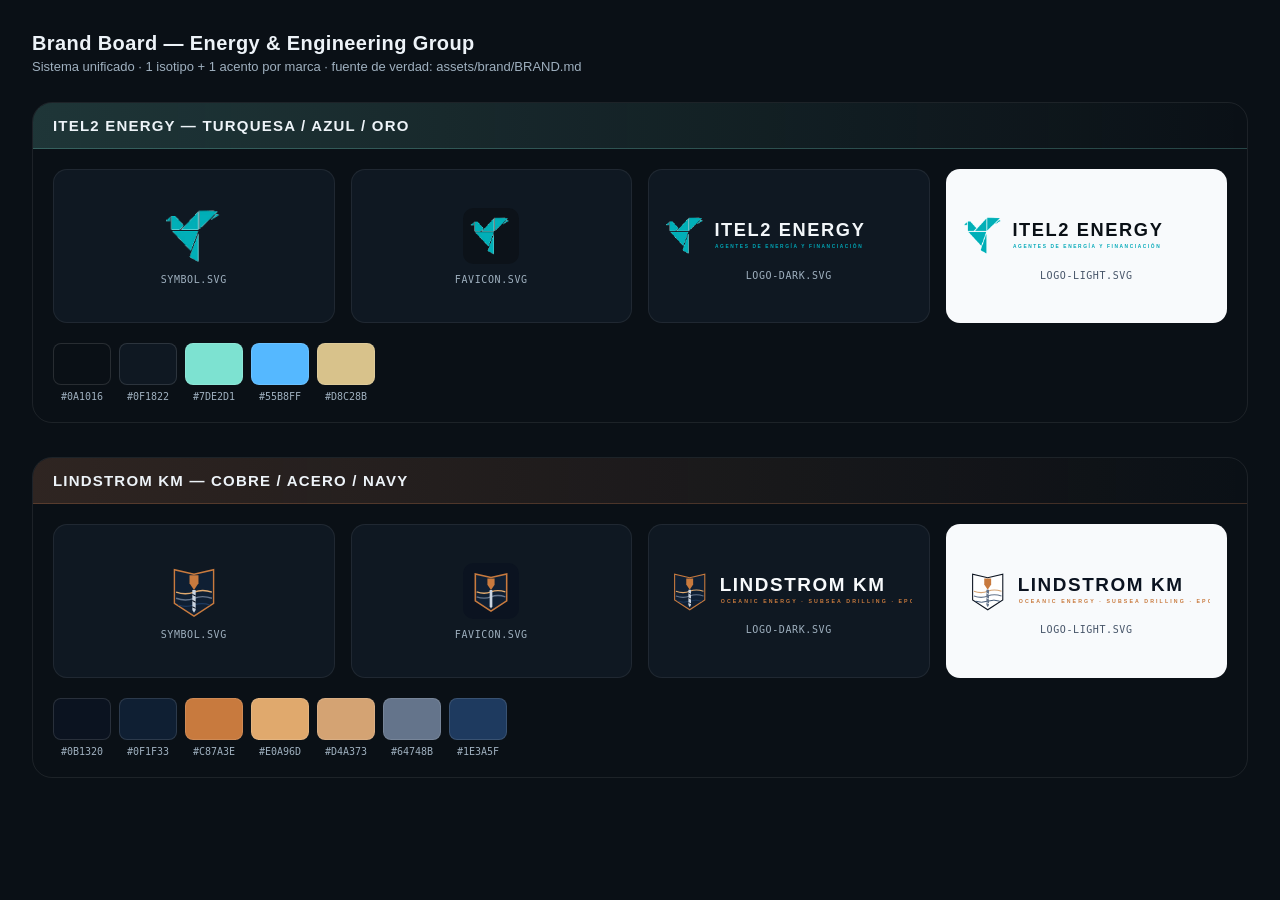
<file: assets/brand/preview.html>
<!DOCTYPE html>
<html lang="es">
<head>
<meta charset="UTF-8"/>
<meta name="viewport" content="width=device-width, initial-scale=1.0"/>
<title>Brand Board — Energy & Engineering Group</title>
<style>
  :root{font-family:Inter,-apple-system,Segoe UI,sans-serif}
  body{margin:0;background:#0a1016;color:#edf3f8;padding:32px}
  h1{font-size:20px;letter-spacing:.02em;margin:0 0 4px}
  .sub{color:#9fb0bf;font-size:13px;margin:0 0 28px}
  .brand{margin-bottom:34px;border:1px solid rgba(255,255,255,.08);border-radius:20px;overflow:hidden}
  .brand h2{margin:0;padding:14px 20px;font-size:15px;letter-spacing:.08em;text-transform:uppercase}
  .itel2 h2{background:linear-gradient(90deg,rgba(125,226,209,.18),transparent);border-bottom:1px solid rgba(125,226,209,.25)}
  .lkm h2{background:linear-gradient(90deg,rgba(194,120,78,.20),transparent);border-bottom:1px solid rgba(194,120,78,.28)}
  .row{display:grid;grid-template-columns:repeat(4,1fr);gap:16px;padding:20px}
  .cell{background:#0f1822;border:1px solid rgba(255,255,255,.07);border-radius:14px;padding:16px;display:flex;flex-direction:column;gap:10px;align-items:center;justify-content:center;min-height:120px}
  .cell.light{background:#f8fafc}
  .cell img{max-width:100%;max-height:70px;object-fit:contain}
  .cell.icon img{max-height:56px}
  .lbl{font-family:ui-monospace,monospace;font-size:10px;color:#9fb0bf;text-transform:uppercase;letter-spacing:.06em}
  .light .lbl{color:#475569}
  .pal{display:flex;gap:8px;padding:0 20px 20px;flex-wrap:wrap}
  .sw{display:flex;flex-direction:column;gap:6px;align-items:center}
  .chip{width:56px;height:40px;border-radius:8px;border:1px solid rgba(255,255,255,.12)}
  .hex{font-family:ui-monospace,monospace;font-size:10px;color:#9fb0bf}
</style>
</head>
<body>
  <h1>Brand Board — Energy &amp; Engineering Group</h1>
  <p class="sub">Sistema unificado · 1 isotipo + 1 acento por marca · fuente de verdad: assets/brand/BRAND.md</p>

  <section class="brand itel2">
    <h2>ITEL2 ENERGY — turquesa / azul / oro</h2>
    <div class="row">
      <div class="cell icon"><img src="itel2/symbol.svg" alt="symbol"><span class="lbl">symbol.svg</span></div>
      <div class="cell icon"><img src="itel2/favicon.svg" alt="favicon"><span class="lbl">favicon.svg</span></div>
      <div class="cell"><img src="itel2/logo-dark.svg" alt="dark"><span class="lbl">logo-dark.svg</span></div>
      <div class="cell light"><img src="itel2/logo-light.svg" alt="light"><span class="lbl">logo-light.svg</span></div>
    </div>
    <div class="pal">
      <div class="sw"><span class="chip" style="background:#0A1016"></span><span class="hex">#0A1016</span></div>
      <div class="sw"><span class="chip" style="background:#0F1822"></span><span class="hex">#0F1822</span></div>
      <div class="sw"><span class="chip" style="background:#7DE2D1"></span><span class="hex">#7DE2D1</span></div>
      <div class="sw"><span class="chip" style="background:#55B8FF"></span><span class="hex">#55B8FF</span></div>
      <div class="sw"><span class="chip" style="background:#D8C28B"></span><span class="hex">#D8C28B</span></div>
    </div>
  </section>

  <section class="brand lkm">
    <h2>LINDSTROM KM — cobre / acero / navy</h2>
    <div class="row">
      <div class="cell icon"><img src="lindstrom/symbol.svg" alt="symbol"><span class="lbl">symbol.svg</span></div>
      <div class="cell icon"><img src="lindstrom/favicon.svg" alt="favicon"><span class="lbl">favicon.svg</span></div>
      <div class="cell"><img src="lindstrom/logo-dark.svg" alt="dark"><span class="lbl">logo-dark.svg</span></div>
      <div class="cell light"><img src="lindstrom/logo-light.svg" alt="light"><span class="lbl">logo-light.svg</span></div>
    </div>
    <div class="pal">
      <div class="sw"><span class="chip" style="background:#0B1320"></span><span class="hex">#0B1320</span></div>
      <div class="sw"><span class="chip" style="background:#0F1F33"></span><span class="hex">#0F1F33</span></div>
      <div class="sw"><span class="chip" style="background:#C87A3E"></span><span class="hex">#C87A3E</span></div>
      <div class="sw"><span class="chip" style="background:#E0A96D"></span><span class="hex">#E0A96D</span></div>
      <div class="sw"><span class="chip" style="background:#D4A373"></span><span class="hex">#D4A373</span></div>
      <div class="sw"><span class="chip" style="background:#64748B"></span><span class="hex">#64748B</span></div>
      <div class="sw"><span class="chip" style="background:#1E3A5F"></span><span class="hex">#1E3A5F</span></div>
    </div>
  </section>
</body>
</html>
</file>
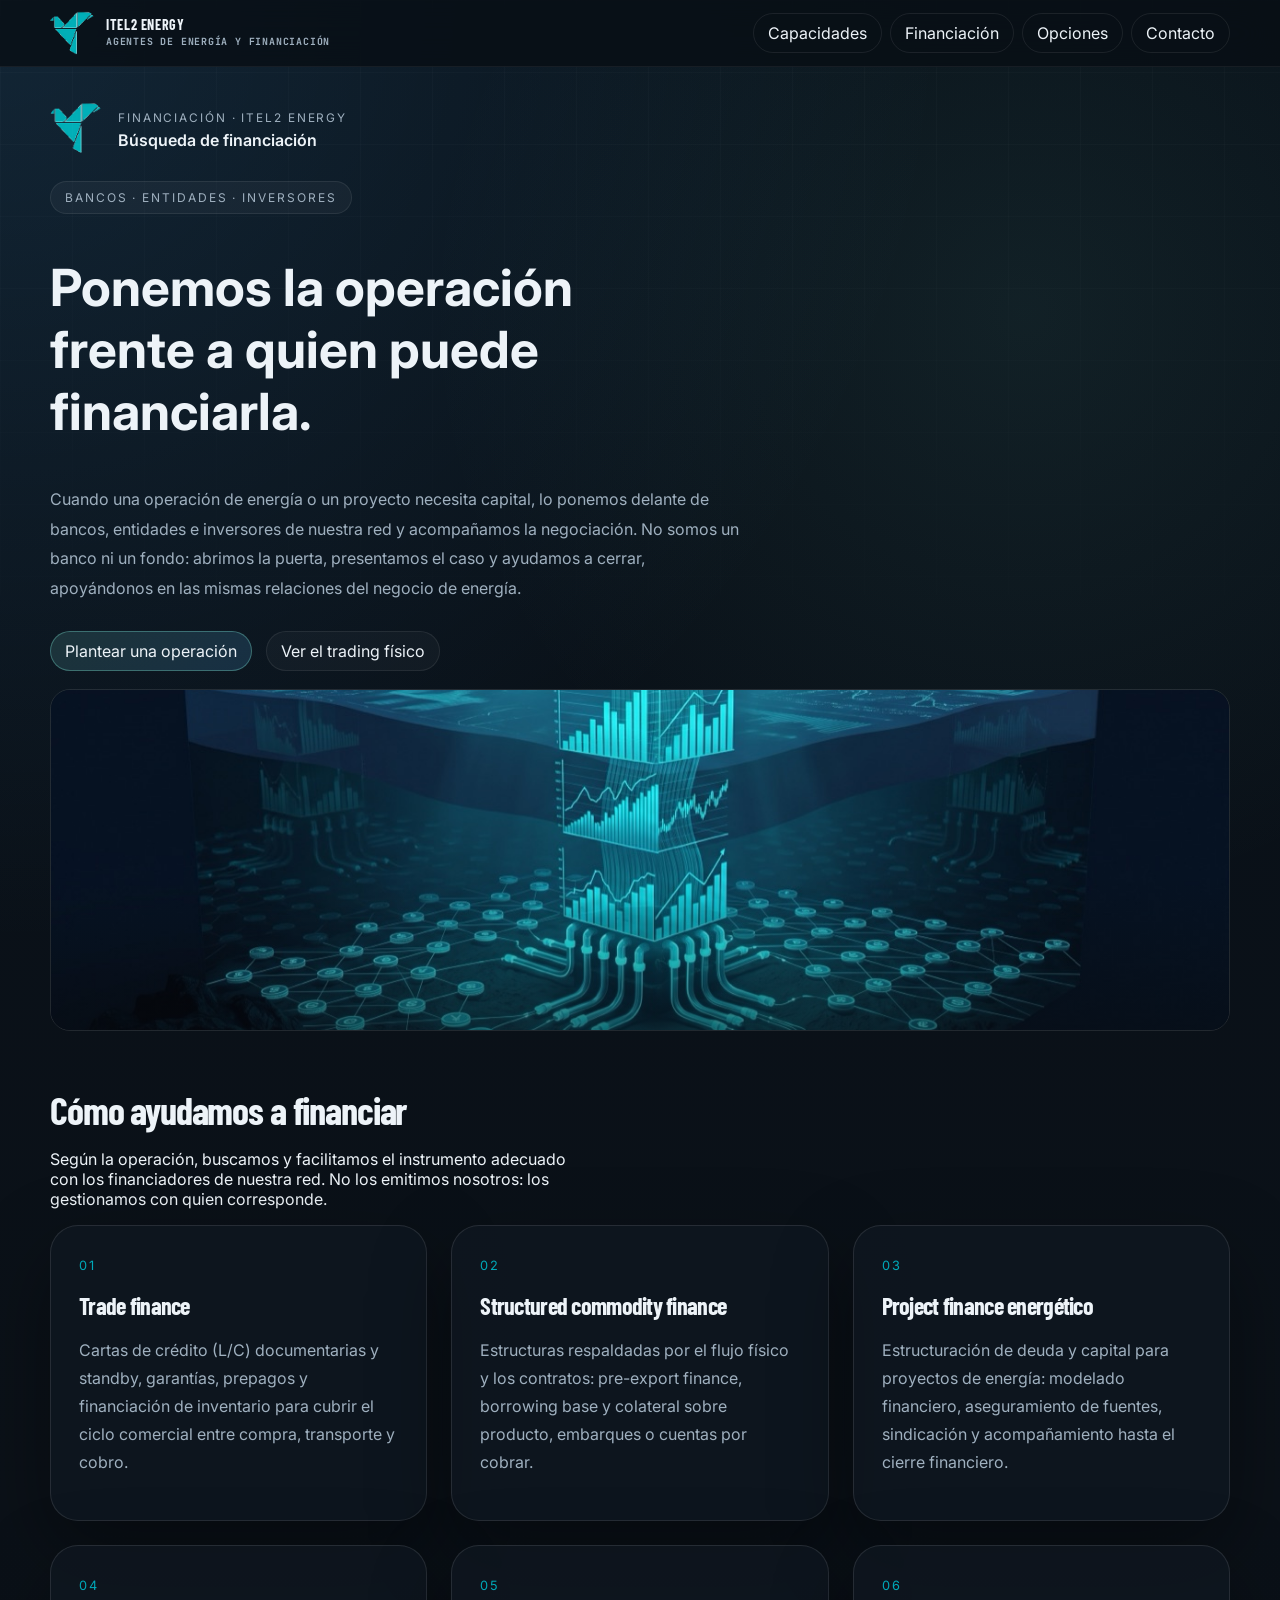
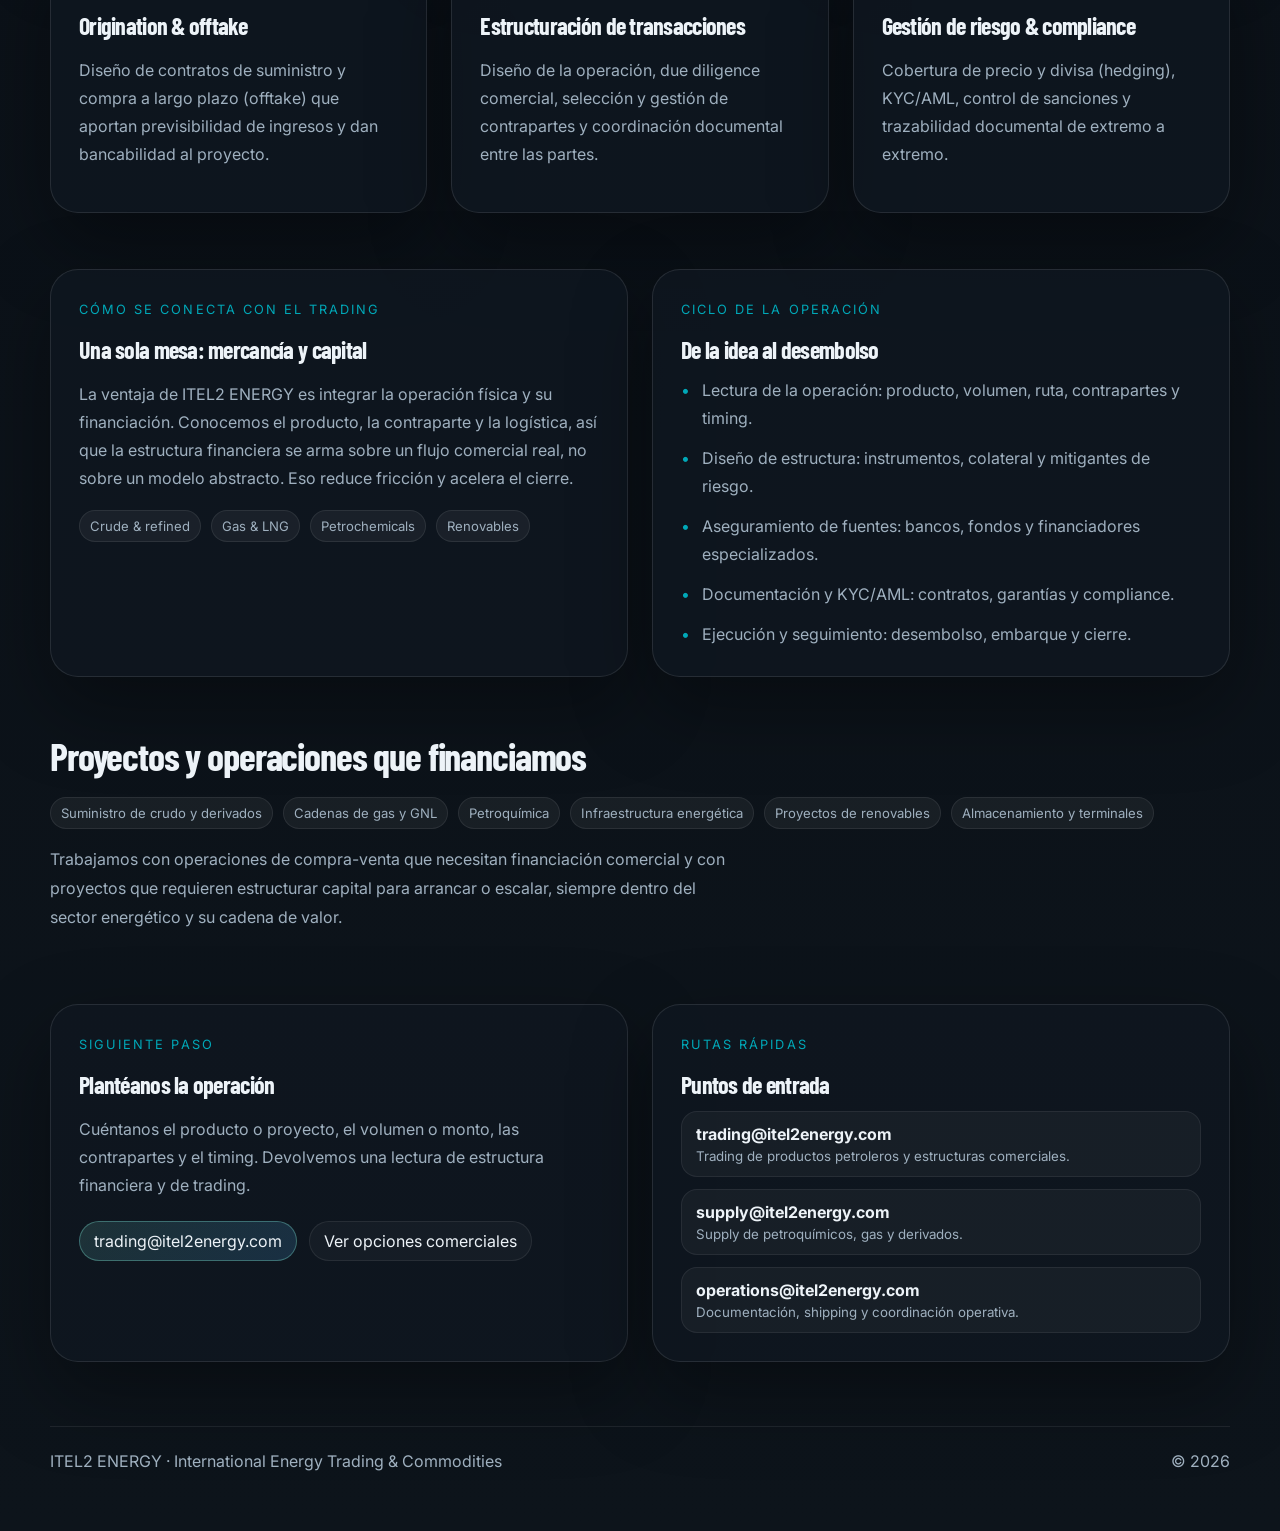
<file: itel2-sl/servicios/financiacion.html>
<!DOCTYPE html>
<html lang="es">
  <head>
    <meta charset="UTF-8" />
    <meta name="viewport" content="width=device-width, initial-scale=1.0" />
    <title>Financiación de proyectos energéticos — ITEL2 ENERGY</title>
    <meta
      name="description"
      content="Trade finance, structured commodity finance y project finance energético: estructuramos y facilitamos la financiación de operaciones y proyectos de energía."
    />
    <meta name="theme-color" content="#0A1016" />
    <link rel="icon" type="image/svg+xml" href="../../assets/brand/itel2/favicon.svg" />
    <link rel="apple-touch-icon" href="../../assets/brand/itel2/symbol.svg" />
    <link rel="stylesheet" href="../../assets/styles.css" />
  </head>
  <body data-page="itel2">
    <header class="topbar">
      <div class="shell topbar__row">
        <a class="brand" href="../index.html">
          <img class="brand__logo" src="../../assets/logos/itel2-logo.svg" alt="Logo ITEL2 ENERGY" />
          <span class="brand__stack">
            <span class="brand__name">ITEL2 ENERGY</span>
            <span class="brand__descriptor">Agentes de energía y financiación</span>
          </span>
        </a>
        <nav class="nav">
          <a href="../index.html#capacidades">Capacidades</a>
          <a href="../index.html#financiacion">Financiación</a>
          <a href="../index.html#opciones">Opciones</a>
          <a href="../index.html#contacto">Contacto</a>
        </nav>
      </div>
    </header>

    <main>
      <section class="company-hero">
        <div class="shell">
          <div class="page-intro">
            <img class="page-intro__logo" src="../../assets/logos/itel2-logo.svg" alt="Isotipo ITEL2 ENERGY" />
            <div>
              <span class="page-intro__eyebrow">Financiación · ITEL2 ENERGY</span>
              <span class="page-intro__title">Búsqueda de financiación</span>
            </div>
          </div>
          <span class="eyebrow">Bancos · Entidades · Inversores</span>
          <h1 style="font-size: clamp(2.4rem, 4vw, 4rem); max-width: 19ch;">Ponemos la operación frente a quien puede financiarla.</h1>
          <p class="muted" style="max-width: 70ch; line-height: 1.85;">
            Cuando una operación de energía o un proyecto necesita capital, lo ponemos delante de
            bancos, entidades e inversores de nuestra red y acompañamos la negociación. No somos un
            banco ni un fondo: abrimos la puerta, presentamos el caso y ayudamos a cerrar, apoyándonos
            en las mismas relaciones del negocio de energía.
          </p>
          <div class="hero__actions">
            <a class="button button--primary" href="mailto:trading@itel2energy.com?subject=Financiaci%C3%B3n%20de%20operaci%C3%B3n%20energ%C3%A9tica">Plantear una operación</a>
            <a class="button button--ghost" href="../index.html#capacidades">Ver el trading físico</a>
          </div>
        </div>
      </section>
      <section class="section" style="padding-top:0;">
        <div class="shell">
          <div class="page-banner"><img src="../../assets/images/itel2_finance.jpg" alt="Búsqueda de financiación — ITEL2 ENERGY" loading="lazy" /></div>
        </div>
      </section>

      <section class="section">
        <div class="shell">
          <h2>Cómo ayudamos a financiar</h2>
          <p class="section-note">
            Según la operación, buscamos y facilitamos el instrumento adecuado con los financiadores de
            nuestra red. No los emitimos nosotros: los gestionamos con quien corresponde.
          </p>

          <div class="grid-3">
            <article class="card">
              <span class="card__label">01</span>
              <h3>Trade finance</h3>
              <p>
                Cartas de crédito (L/C) documentarias y standby, garantías, prepagos y financiación de
                inventario para cubrir el ciclo comercial entre compra, transporte y cobro.
              </p>
            </article>

            <article class="card">
              <span class="card__label">02</span>
              <h3>Structured commodity finance</h3>
              <p>
                Estructuras respaldadas por el flujo físico y los contratos: pre-export finance,
                borrowing base y colateral sobre producto, embarques o cuentas por cobrar.
              </p>
            </article>

            <article class="card">
              <span class="card__label">03</span>
              <h3>Project finance energético</h3>
              <p>
                Estructuración de deuda y capital para proyectos de energía: modelado financiero,
                aseguramiento de fuentes, sindicación y acompañamiento hasta el cierre financiero.
              </p>
            </article>

            <article class="card">
              <span class="card__label">04</span>
              <h3>Origination &amp; offtake</h3>
              <p>
                Diseño de contratos de suministro y compra a largo plazo (offtake) que aportan
                previsibilidad de ingresos y dan bancabilidad al proyecto.
              </p>
            </article>

            <article class="card">
              <span class="card__label">05</span>
              <h3>Estructuración de transacciones</h3>
              <p>
                Diseño de la operación, due diligence comercial, selección y gestión de contrapartes y
                coordinación documental entre las partes.
              </p>
            </article>

            <article class="card">
              <span class="card__label">06</span>
              <h3>Gestión de riesgo &amp; compliance</h3>
              <p>
                Cobertura de precio y divisa (hedging), KYC/AML, control de sanciones y trazabilidad
                documental de extremo a extremo.
              </p>
            </article>
          </div>
        </div>
      </section>

      <section class="section">
        <div class="shell grid-2">
          <article class="card">
            <span class="card__label">Cómo se conecta con el trading</span>
            <h3>Una sola mesa: mercancía y capital</h3>
            <p>
              La ventaja de ITEL2 ENERGY es integrar la operación física y su financiación. Conocemos el
              producto, la contraparte y la logística, así que la estructura financiera se arma sobre un
              flujo comercial real, no sobre un modelo abstracto. Eso reduce fricción y acelera el
              cierre.
            </p>
            <div class="company-hero__subhead">
              <span class="tag">Crude &amp; refined</span>
              <span class="tag">Gas &amp; LNG</span>
              <span class="tag">Petrochemicals</span>
              <span class="tag">Renovables</span>
            </div>
          </article>

          <article class="card">
            <span class="card__label">Ciclo de la operación</span>
            <h3>De la idea al desembolso</h3>
            <ul class="list">
              <li>Lectura de la operación: producto, volumen, ruta, contrapartes y timing.</li>
              <li>Diseño de estructura: instrumentos, colateral y mitigantes de riesgo.</li>
              <li>Aseguramiento de fuentes: bancos, fondos y financiadores especializados.</li>
              <li>Documentación y KYC/AML: contratos, garantías y compliance.</li>
              <li>Ejecución y seguimiento: desembolso, embarque y cierre.</li>
            </ul>
          </article>
        </div>
      </section>

      <section class="section">
        <div class="shell">
          <h2>Proyectos y operaciones que financiamos</h2>
          <div class="company-hero__subhead">
            <span class="tag">Suministro de crudo y derivados</span>
            <span class="tag">Cadenas de gas y GNL</span>
            <span class="tag">Petroquímica</span>
            <span class="tag">Infraestructura energética</span>
            <span class="tag">Proyectos de renovables</span>
            <span class="tag">Almacenamiento y terminales</span>
          </div>
          <p class="muted" style="max-width: 68ch; margin-top: 16px; line-height: 1.8;">
            Trabajamos con operaciones de compra-venta que necesitan financiación comercial y con
            proyectos que requieren estructurar capital para arrancar o escalar, siempre dentro del
            sector energético y su cadena de valor.
          </p>
        </div>
      </section>

      <section id="contacto" class="section">
        <div class="shell contact-grid">
          <article class="card">
            <span class="card__label">Siguiente paso</span>
            <h3>Plantéanos la operación</h3>
            <p>
              Cuéntanos el producto o proyecto, el volumen o monto, las contrapartes y el timing.
              Devolvemos una lectura de estructura financiera y de trading.
            </p>
            <div class="project-card__actions">
              <a class="button button--primary" href="mailto:trading@itel2energy.com?subject=Financiaci%C3%B3n%20de%20operaci%C3%B3n%20energ%C3%A9tica">trading@itel2energy.com</a>
              <a class="button button--ghost" href="../index.html#opciones">Ver opciones comerciales</a>
            </div>
          </article>

          <article class="card">
            <span class="card__label">Rutas rápidas</span>
            <h3>Puntos de entrada</h3>
            <ul class="contact-list">
              <li><strong>trading@itel2energy.com</strong><small>Trading de productos petroleros y estructuras comerciales.</small></li>
              <li><strong>supply@itel2energy.com</strong><small>Supply de petroquímicos, gas y derivados.</small></li>
              <li><strong>operations@itel2energy.com</strong><small>Documentación, shipping y coordinación operativa.</small></li>
            </ul>
          </article>
        </div>
      </section>
    </main>

    <footer class="footer">
      <div class="shell footer__row">
        <span>ITEL2 ENERGY · International Energy Trading &amp; Commodities</span>
        <span>© <span data-current-year></span></span>
      </div>
    </footer>

    <script src="../../assets/app.js"></script>
  </body>
</html>
</file>
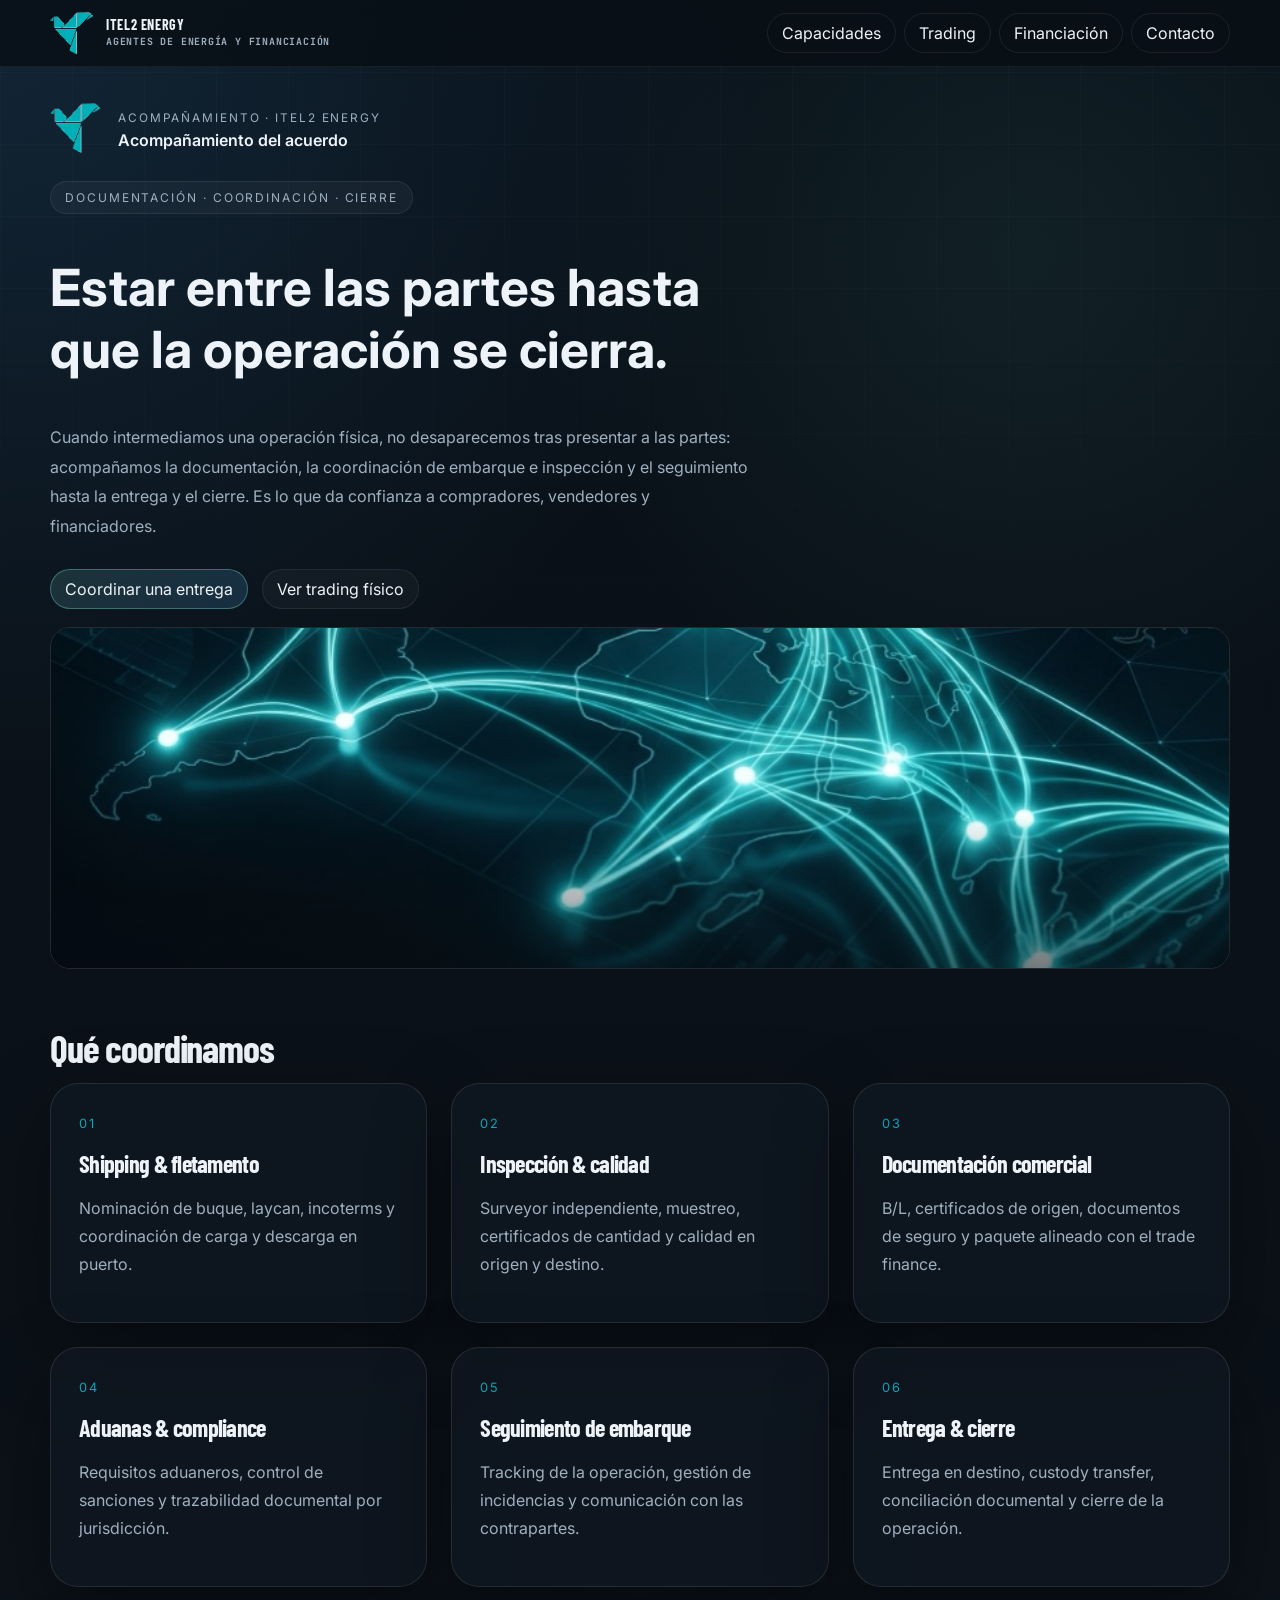
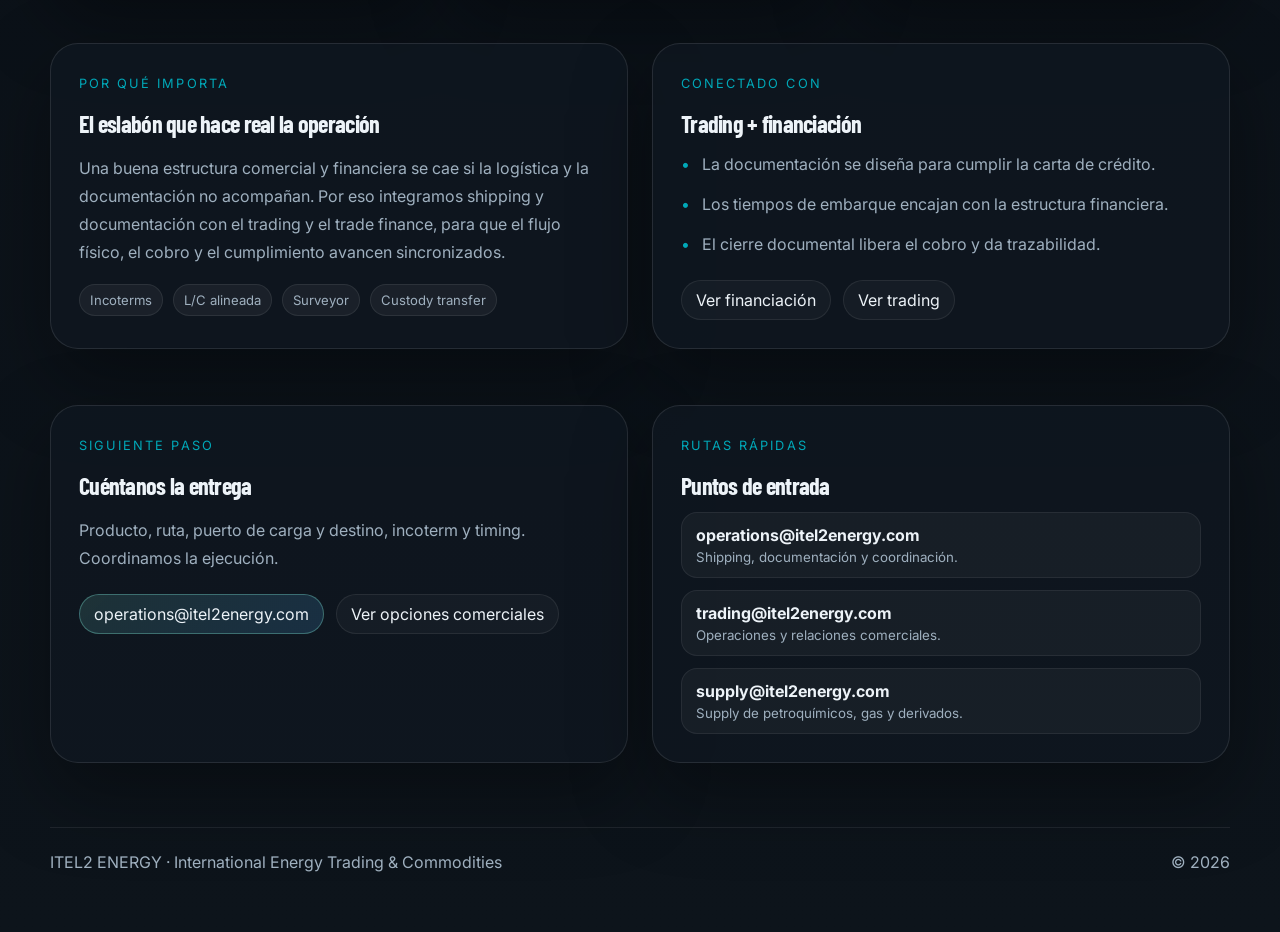
<file: itel2-sl/servicios/logistica.html>
<!DOCTYPE html>
<html lang="es">
  <head>
    <meta charset="UTF-8" />
    <meta name="viewport" content="width=device-width, initial-scale=1.0" />
    <title>Logística, shipping & documentación — ITEL2 ENERGY</title>
    <meta
      name="description"
      content="Coordinación de embarques, shipping, documentación comercial y entrega en destino para operaciones de crudo, derivados, gas y petroquímicos."
    />
    <meta name="theme-color" content="#0A1016" />
    <link rel="icon" type="image/svg+xml" href="../../assets/brand/itel2/favicon.svg" />
    <link rel="apple-touch-icon" href="../../assets/brand/itel2/symbol.svg" />
    <link rel="stylesheet" href="../../assets/styles.css" />
  </head>
  <body data-page="itel2">
    <header class="topbar">
      <div class="shell topbar__row">
        <a class="brand" href="../index.html">
          <img class="brand__logo" src="../../assets/logos/itel2-logo.svg" alt="Logo ITEL2 ENERGY" />
          <span class="brand__stack">
            <span class="brand__name">ITEL2 ENERGY</span>
            <span class="brand__descriptor">Agentes de energía y financiación</span>
          </span>
        </a>
        <nav class="nav">
          <a href="../index.html#capacidades">Capacidades</a>
          <a href="./trading.html">Trading</a>
          <a href="./financiacion.html">Financiación</a>
          <a href="../index.html#contacto">Contacto</a>
        </nav>
      </div>
    </header>

    <main>
      <section class="company-hero">
        <div class="shell">
          <div class="page-intro">
            <img class="page-intro__logo" src="../../assets/logos/itel2-logo.svg" alt="Isotipo ITEL2 ENERGY" />
            <div>
              <span class="page-intro__eyebrow">Acompañamiento · ITEL2 ENERGY</span>
              <span class="page-intro__title">Acompañamiento del acuerdo</span>
            </div>
          </div>
          <span class="eyebrow">Documentación · Coordinación · Cierre</span>
          <h1 style="font-size: clamp(2.4rem, 4vw, 4rem); max-width: 20ch;">Estar entre las partes hasta que la operación se cierra.</h1>
          <p class="muted" style="max-width: 70ch; line-height: 1.85;">
            Cuando intermediamos una operación física, no desaparecemos tras presentar a las partes:
            acompañamos la documentación, la coordinación de embarque e inspección y el seguimiento
            hasta la entrega y el cierre. Es lo que da confianza a compradores, vendedores y
            financiadores.
          </p>
          <div class="hero__actions">
            <a class="button button--primary" href="mailto:operations@itel2energy.com?subject=Coordinaci%C3%B3n%20log%C3%ADstica">Coordinar una entrega</a>
            <a class="button button--ghost" href="./trading.html">Ver trading físico</a>
          </div>
        </div>
      </section>
      <section class="section" style="padding-top:0;">
        <div class="shell">
          <div class="page-banner"><img src="../../assets/images/itel2_hero.jpg" alt="Acompañamiento del acuerdo — ITEL2 ENERGY" loading="lazy" /></div>
        </div>
      </section>

      <section class="section">
        <div class="shell">
          <h2>Qué coordinamos</h2>
          <div class="grid-3">
            <article class="card">
              <span class="card__label">01</span>
              <h3>Shipping &amp; fletamento</h3>
              <p>Nominación de buque, laycan, incoterms y coordinación de carga y descarga en puerto.</p>
            </article>
            <article class="card">
              <span class="card__label">02</span>
              <h3>Inspección &amp; calidad</h3>
              <p>Surveyor independiente, muestreo, certificados de cantidad y calidad en origen y destino.</p>
            </article>
            <article class="card">
              <span class="card__label">03</span>
              <h3>Documentación comercial</h3>
              <p>B/L, certificados de origen, documentos de seguro y paquete alineado con el trade finance.</p>
            </article>
            <article class="card">
              <span class="card__label">04</span>
              <h3>Aduanas &amp; compliance</h3>
              <p>Requisitos aduaneros, control de sanciones y trazabilidad documental por jurisdicción.</p>
            </article>
            <article class="card">
              <span class="card__label">05</span>
              <h3>Seguimiento de embarque</h3>
              <p>Tracking de la operación, gestión de incidencias y comunicación con las contrapartes.</p>
            </article>
            <article class="card">
              <span class="card__label">06</span>
              <h3>Entrega &amp; cierre</h3>
              <p>Entrega en destino, custody transfer, conciliación documental y cierre de la operación.</p>
            </article>
          </div>
        </div>
      </section>

      <section class="section">
        <div class="shell grid-2">
          <article class="card">
            <span class="card__label">Por qué importa</span>
            <h3>El eslabón que hace real la operación</h3>
            <p>
              Una buena estructura comercial y financiera se cae si la logística y la documentación no
              acompañan. Por eso integramos shipping y documentación con el trading y el trade finance,
              para que el flujo físico, el cobro y el cumplimiento avancen sincronizados.
            </p>
            <div class="company-hero__subhead">
              <span class="tag">Incoterms</span>
              <span class="tag">L/C alineada</span>
              <span class="tag">Surveyor</span>
              <span class="tag">Custody transfer</span>
            </div>
          </article>
          <article class="card">
            <span class="card__label">Conectado con</span>
            <h3>Trading + financiación</h3>
            <ul class="list">
              <li>La documentación se diseña para cumplir la carta de crédito.</li>
              <li>Los tiempos de embarque encajan con la estructura financiera.</li>
              <li>El cierre documental libera el cobro y da trazabilidad.</li>
            </ul>
            <div class="project-card__actions">
              <a class="button button--ghost" href="./financiacion.html">Ver financiación</a>
              <a class="button button--ghost" href="./trading.html">Ver trading</a>
            </div>
          </article>
        </div>
      </section>

      <section id="contacto" class="section">
        <div class="shell contact-grid">
          <article class="card">
            <span class="card__label">Siguiente paso</span>
            <h3>Cuéntanos la entrega</h3>
            <p>Producto, ruta, puerto de carga y destino, incoterm y timing. Coordinamos la ejecución.</p>
            <div class="project-card__actions">
              <a class="button button--primary" href="mailto:operations@itel2energy.com?subject=Coordinaci%C3%B3n%20log%C3%ADstica">operations@itel2energy.com</a>
              <a class="button button--ghost" href="../index.html#opciones">Ver opciones comerciales</a>
            </div>
          </article>
          <article class="card">
            <span class="card__label">Rutas rápidas</span>
            <h3>Puntos de entrada</h3>
            <ul class="contact-list">
              <li><strong>operations@itel2energy.com</strong><small>Shipping, documentación y coordinación.</small></li>
              <li><strong>trading@itel2energy.com</strong><small>Operaciones y relaciones comerciales.</small></li>
              <li><strong>supply@itel2energy.com</strong><small>Supply de petroquímicos, gas y derivados.</small></li>
            </ul>
          </article>
        </div>
      </section>
    </main>

    <footer class="footer">
      <div class="shell footer__row">
        <span>ITEL2 ENERGY · International Energy Trading &amp; Commodities</span>
        <span>© <span data-current-year></span></span>
      </div>
    </footer>

    <script src="../../assets/app.js"></script>
  </body>
</html>
</file>
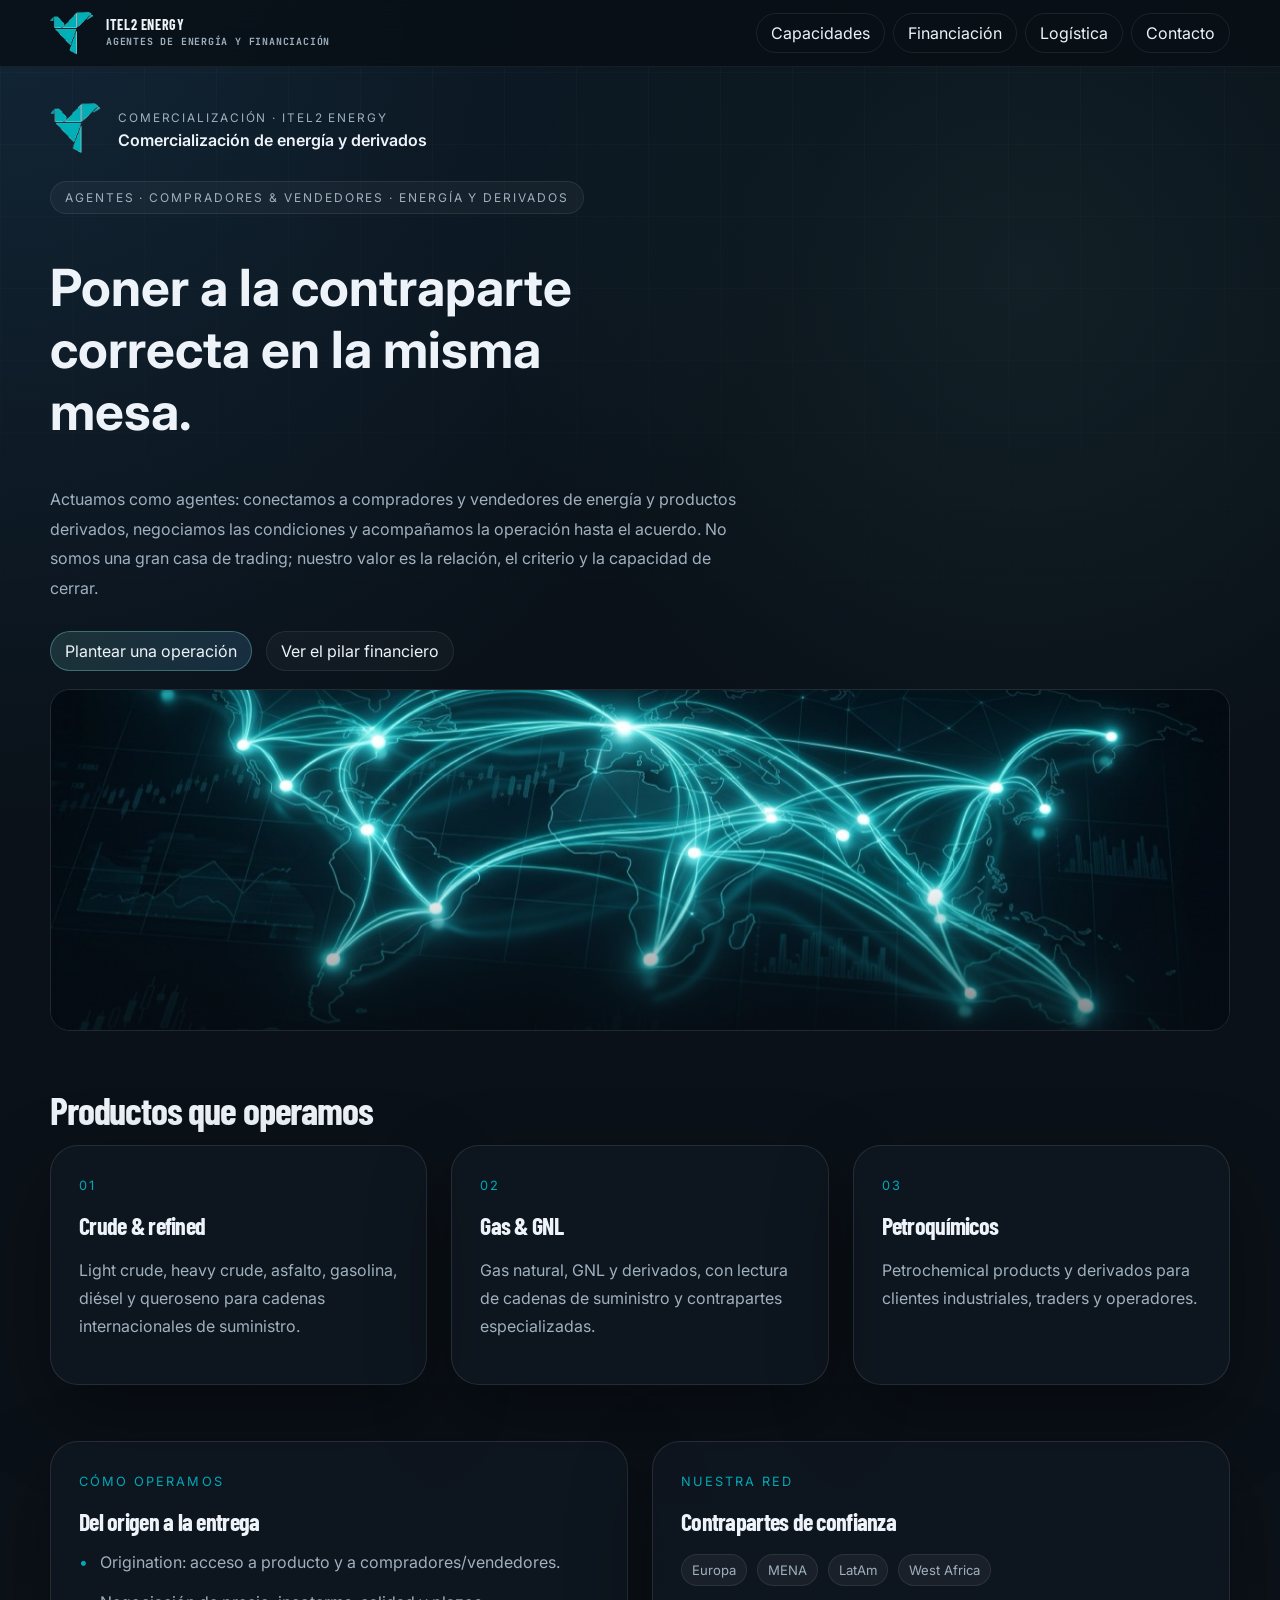
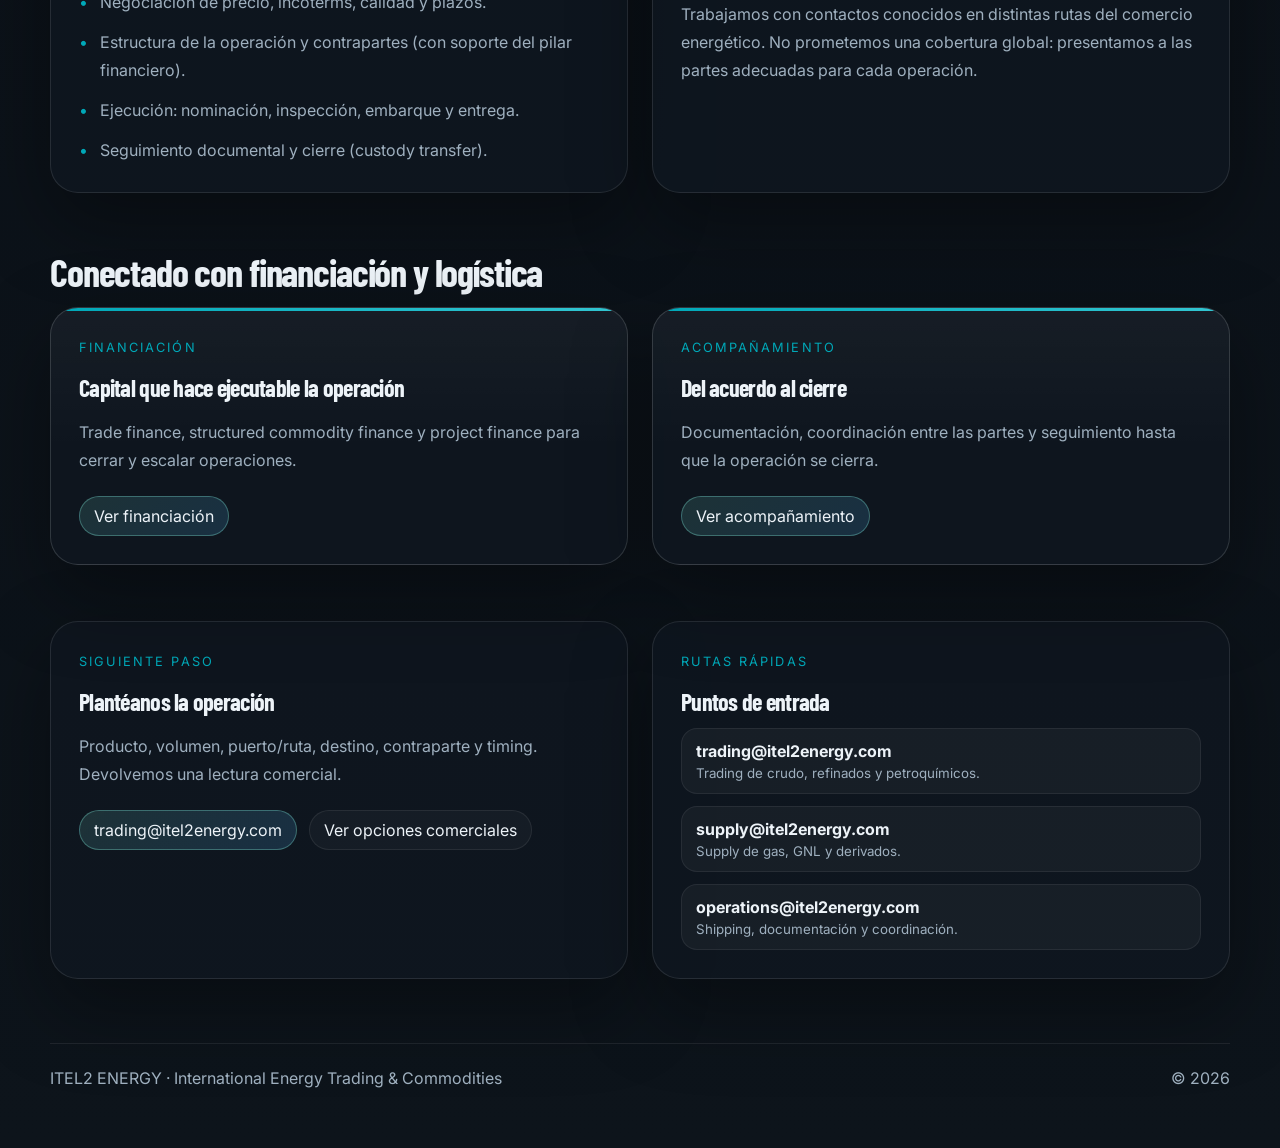
<file: itel2-sl/servicios/trading.html>
<!DOCTYPE html>
<html lang="es">
  <head>
    <meta charset="UTF-8" />
    <meta name="viewport" content="width=device-width, initial-scale=1.0" />
    <title>Trading físico de energía — ITEL2 ENERGY</title>
    <meta
      name="description"
      content="Trading físico de crudo, productos refinados, gas/GNL y petroquímicos: origen, negociación, ejecución y entrega internacional."
    />
    <meta name="theme-color" content="#0A1016" />
    <link rel="icon" type="image/svg+xml" href="../../assets/brand/itel2/favicon.svg" />
    <link rel="apple-touch-icon" href="../../assets/brand/itel2/symbol.svg" />
    <link rel="stylesheet" href="../../assets/styles.css" />
  </head>
  <body data-page="itel2">
    <header class="topbar">
      <div class="shell topbar__row">
        <a class="brand" href="../index.html">
          <img class="brand__logo" src="../../assets/logos/itel2-logo.svg" alt="Logo ITEL2 ENERGY" />
          <span class="brand__stack">
            <span class="brand__name">ITEL2 ENERGY</span>
            <span class="brand__descriptor">Agentes de energía y financiación</span>
          </span>
        </a>
        <nav class="nav">
          <a href="../index.html#capacidades">Capacidades</a>
          <a href="./financiacion.html">Financiación</a>
          <a href="./logistica.html">Logística</a>
          <a href="../index.html#contacto">Contacto</a>
        </nav>
      </div>
    </header>

    <main>
      <section class="company-hero">
        <div class="shell">
          <div class="page-intro">
            <img class="page-intro__logo" src="../../assets/logos/itel2-logo.svg" alt="Isotipo ITEL2 ENERGY" />
            <div>
              <span class="page-intro__eyebrow">Comercialización · ITEL2 ENERGY</span>
              <span class="page-intro__title">Comercialización de energía y derivados</span>
            </div>
          </div>
          <span class="eyebrow">Agentes · Compradores &amp; vendedores · Energía y derivados</span>
          <h1 style="font-size: clamp(2.4rem, 4vw, 4rem); max-width: 19ch;">Poner a la contraparte correcta en la misma mesa.</h1>
          <p class="muted" style="max-width: 70ch; line-height: 1.85;">
            Actuamos como agentes: conectamos a compradores y vendedores de energía y productos
            derivados, negociamos las condiciones y acompañamos la operación hasta el acuerdo. No
            somos una gran casa de trading; nuestro valor es la relación, el criterio y la capacidad
            de cerrar.
          </p>
          <div class="hero__actions">
            <a class="button button--primary" href="mailto:trading@itel2energy.com?subject=Operaci%C3%B3n%20de%20trading">Plantear una operación</a>
            <a class="button button--ghost" href="./financiacion.html">Ver el pilar financiero</a>
          </div>
        </div>
      </section>
      <section class="section" style="padding-top:0;">
        <div class="shell">
          <div class="page-banner"><img src="../../assets/images/itel2_card.jpg" alt="Comercialización de energía — ITEL2 ENERGY" loading="lazy" /></div>
        </div>
      </section>

      <section class="section">
        <div class="shell">
          <h2>Productos que operamos</h2>
          <div class="grid-3">
            <article class="card">
              <span class="card__label">01</span>
              <h3>Crude &amp; refined</h3>
              <p>Light crude, heavy crude, asfalto, gasolina, diésel y queroseno para cadenas internacionales de suministro.</p>
            </article>
            <article class="card">
              <span class="card__label">02</span>
              <h3>Gas &amp; GNL</h3>
              <p>Gas natural, GNL y derivados, con lectura de cadenas de suministro y contrapartes especializadas.</p>
            </article>
            <article class="card">
              <span class="card__label">03</span>
              <h3>Petroquímicos</h3>
              <p>Petrochemical products y derivados para clientes industriales, traders y operadores.</p>
            </article>
          </div>
        </div>
      </section>

      <section class="section">
        <div class="shell grid-2">
          <article class="card">
            <span class="card__label">Cómo operamos</span>
            <h3>Del origen a la entrega</h3>
            <ul class="list">
              <li>Origination: acceso a producto y a compradores/vendedores.</li>
              <li>Negociación de precio, incoterms, calidad y plazos.</li>
              <li>Estructura de la operación y contrapartes (con soporte del pilar financiero).</li>
              <li>Ejecución: nominación, inspección, embarque y entrega.</li>
              <li>Seguimiento documental y cierre (custody transfer).</li>
            </ul>
          </article>
          <article class="card">
            <span class="card__label">Nuestra red</span>
            <h3>Contrapartes de confianza</h3>
            <div class="company-hero__subhead">
              <span class="tag">Europa</span>
              <span class="tag">MENA</span>
              <span class="tag">LatAm</span>
              <span class="tag">West Africa</span>
            </div>
            <p style="margin-top: 14px;">
              Trabajamos con contactos conocidos en distintas rutas del comercio energético. No
              prometemos una cobertura global: presentamos a las partes adecuadas para cada operación.
            </p>
          </article>
        </div>
      </section>

      <section class="section">
        <div class="shell">
          <h2>Conectado con financiación y logística</h2>
          <div class="grid-2">
            <article class="card flagship">
              <span class="card__label">Financiación</span>
              <h3>Capital que hace ejecutable la operación</h3>
              <p>Trade finance, structured commodity finance y project finance para cerrar y escalar operaciones.</p>
              <div class="project-card__actions"><a class="button button--primary" href="./financiacion.html">Ver financiación</a></div>
            </article>
            <article class="card flagship">
              <span class="card__label">Acompañamiento</span>
              <h3>Del acuerdo al cierre</h3>
              <p>Documentación, coordinación entre las partes y seguimiento hasta que la operación se cierra.</p>
              <div class="project-card__actions"><a class="button button--primary" href="./logistica.html">Ver acompañamiento</a></div>
            </article>
          </div>
        </div>
      </section>

      <section id="contacto" class="section">
        <div class="shell contact-grid">
          <article class="card">
            <span class="card__label">Siguiente paso</span>
            <h3>Plantéanos la operación</h3>
            <p>Producto, volumen, puerto/ruta, destino, contraparte y timing. Devolvemos una lectura comercial.</p>
            <div class="project-card__actions">
              <a class="button button--primary" href="mailto:trading@itel2energy.com?subject=Operaci%C3%B3n%20de%20trading">trading@itel2energy.com</a>
              <a class="button button--ghost" href="../index.html#opciones">Ver opciones comerciales</a>
            </div>
          </article>
          <article class="card">
            <span class="card__label">Rutas rápidas</span>
            <h3>Puntos de entrada</h3>
            <ul class="contact-list">
              <li><strong>trading@itel2energy.com</strong><small>Trading de crudo, refinados y petroquímicos.</small></li>
              <li><strong>supply@itel2energy.com</strong><small>Supply de gas, GNL y derivados.</small></li>
              <li><strong>operations@itel2energy.com</strong><small>Shipping, documentación y coordinación.</small></li>
            </ul>
          </article>
        </div>
      </section>
    </main>

    <footer class="footer">
      <div class="shell footer__row">
        <span>ITEL2 ENERGY · International Energy Trading &amp; Commodities</span>
        <span>© <span data-current-year></span></span>
      </div>
    </footer>

    <script src="../../assets/app.js"></script>
  </body>
</html>
</file>
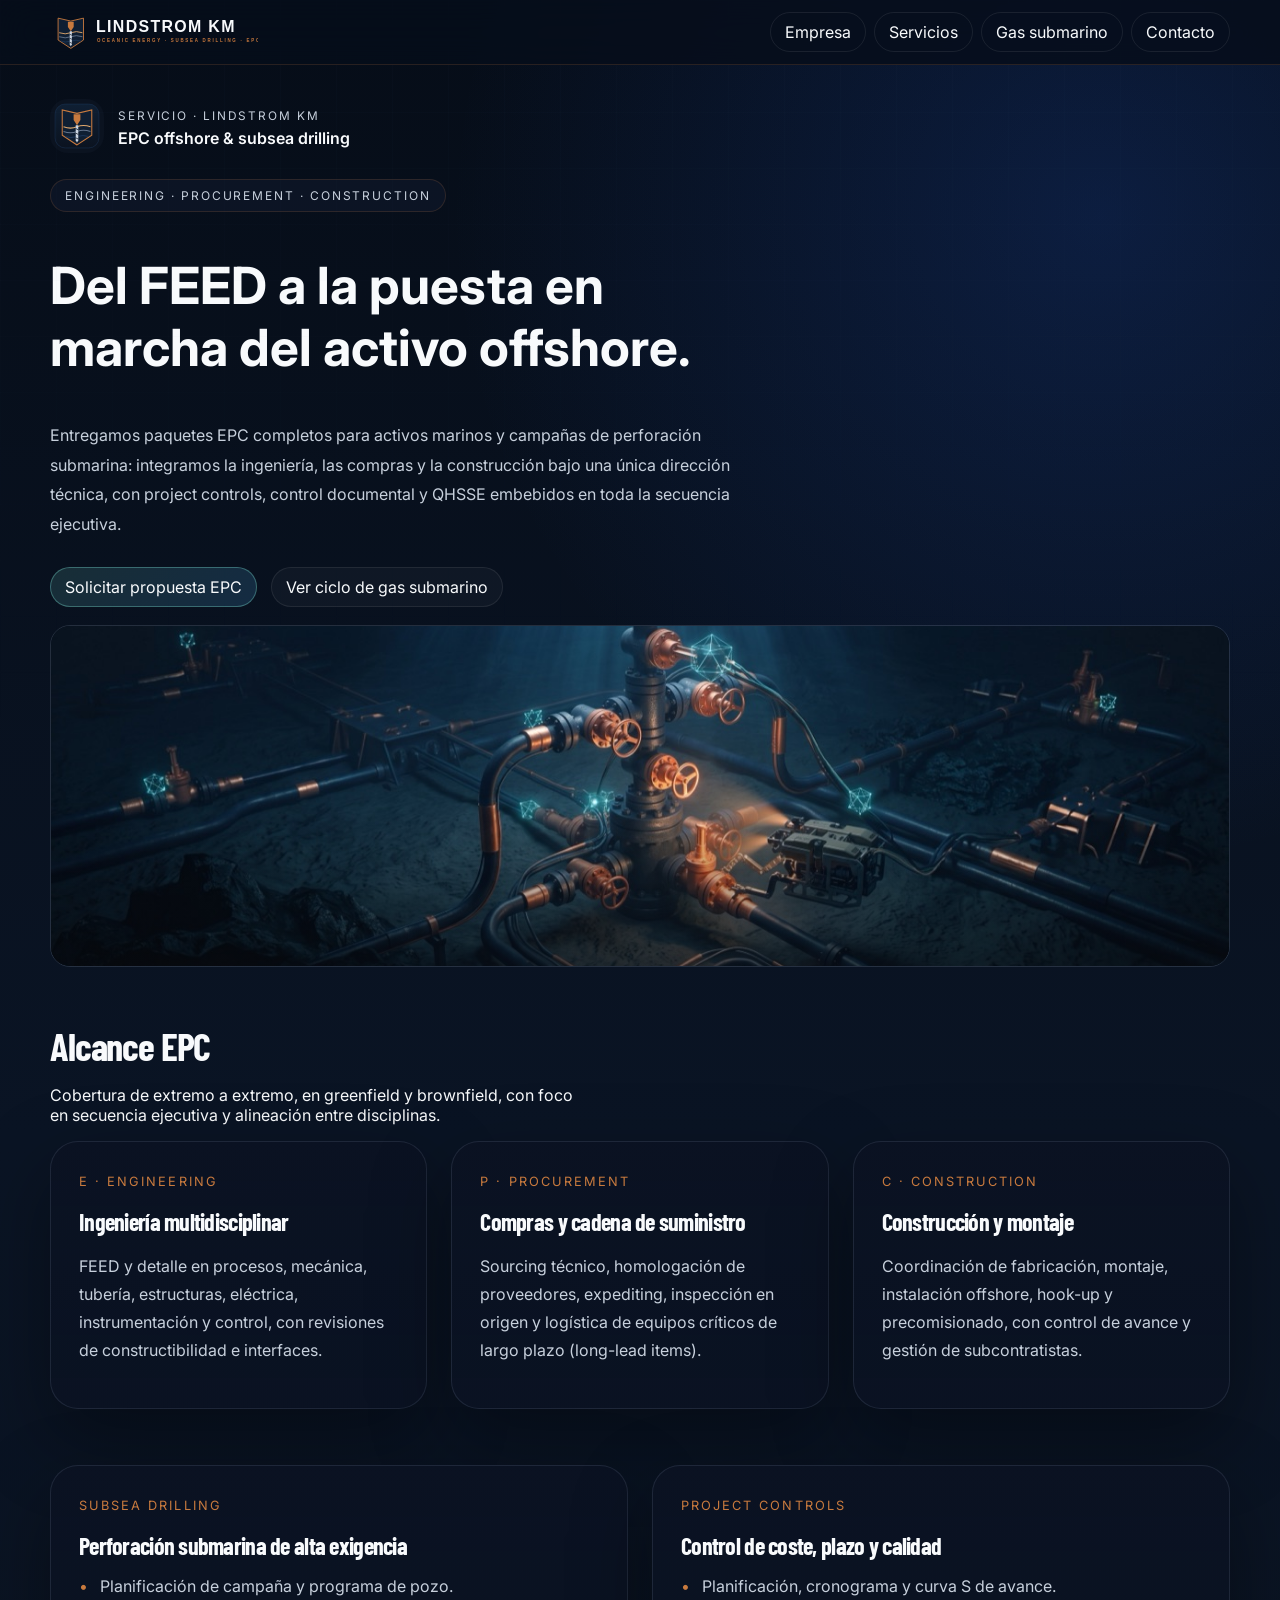
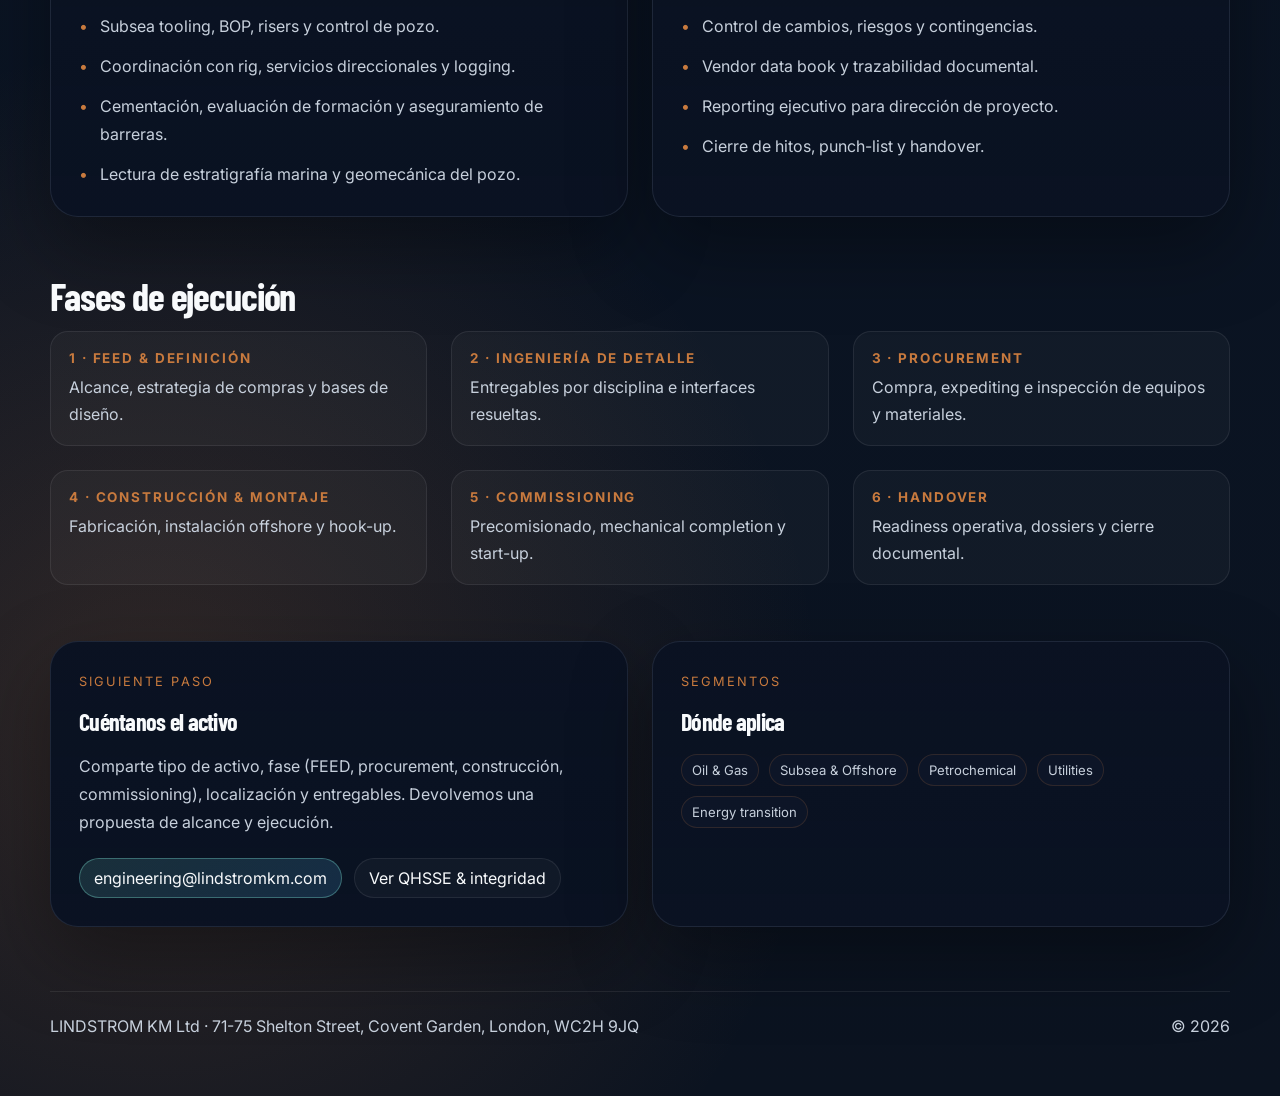
<file: lindstrom-km/servicios/epc-offshore.html>
<!DOCTYPE html>
<html lang="es">
  <head>
    <meta charset="UTF-8" />
    <meta name="viewport" content="width=device-width, initial-scale=1.0" />
    <title>EPC offshore & subsea drilling — LINDSTROM KM Ltd</title>
    <meta
      name="description"
      content="Ingeniería, procurement y construcción (EPC) para activos offshore y campañas de perforación submarina, con control documental y QHSSE integrados."
    />
    <meta name="theme-color" content="#0B1320" />
    <link rel="icon" type="image/svg+xml" href="../../assets/brand/lindstrom/favicon.svg" />
    <link rel="apple-touch-icon" href="../../assets/brand/lindstrom/symbol.svg" />
    <link rel="stylesheet" href="../../assets/styles.css" />
  </head>
  <body data-page="lindstrom">
    <header class="topbar">
      <div class="shell topbar__row">
        <a class="brand" href="../index.html">
          <img class="brand__lockup" src="../../assets/brand/lindstrom/logo-dark.svg" alt="Logo horizontal de LINDSTROM KM Ltd" />
        </a>
        <nav class="nav">
          <a href="../index.html#empresa">Empresa</a>
          <a href="../index.html#servicios">Servicios</a>
          <a href="./subsea-gas.html">Gas submarino</a>
          <a href="../index.html#contacto">Contacto</a>
        </nav>
      </div>
    </header>

    <main>
      <section class="company-hero">
        <div class="shell">
          <div class="page-intro">
            <img class="page-intro__logo" src="../../assets/logos/lkm-logo.svg" alt="Isotipo LINDSTROM KM" />
            <div>
              <span class="page-intro__eyebrow">Servicio · LINDSTROM KM</span>
              <span class="page-intro__title">EPC offshore &amp; subsea drilling</span>
            </div>
          </div>
          <span class="eyebrow">Engineering · Procurement · Construction</span>
          <h1 style="font-size: clamp(2.4rem, 4vw, 4rem); max-width: 20ch;">Del FEED a la puesta en marcha del activo offshore.</h1>
          <p class="muted" style="max-width: 70ch; line-height: 1.85;">
            Entregamos paquetes EPC completos para activos marinos y campañas de perforación submarina:
            integramos la ingeniería, las compras y la construcción bajo una única dirección técnica,
            con project controls, control documental y QHSSE embebidos en toda la secuencia ejecutiva.
          </p>
          <div class="hero__actions">
            <a class="button button--primary" href="mailto:engineering@lindstromkm.com?subject=Proyecto%20EPC%20offshore">Solicitar propuesta EPC</a>
            <a class="button button--ghost" href="./subsea-gas.html">Ver ciclo de gas submarino</a>
          </div>
        </div>
      </section>
      <section class="section" style="padding-top:0;">
        <div class="shell">
          <div class="page-banner"><img src="../../assets/images/lindstrom_card.jpg" alt="EPC offshore — LINDSTROM KM" loading="lazy" /></div>
        </div>
      </section>

      <section class="section">
        <div class="shell">
          <h2>Alcance EPC</h2>
          <p class="section-note">
            Cobertura de extremo a extremo, en greenfield y brownfield, con foco en secuencia
            ejecutiva y alineación entre disciplinas.
          </p>

          <div class="grid-3">
            <article class="card">
              <span class="card__label">E · Engineering</span>
              <h3>Ingeniería multidisciplinar</h3>
              <p>
                FEED y detalle en procesos, mecánica, tubería, estructuras, eléctrica, instrumentación
                y control, con revisiones de constructibilidad e interfaces.
              </p>
            </article>

            <article class="card">
              <span class="card__label">P · Procurement</span>
              <h3>Compras y cadena de suministro</h3>
              <p>
                Sourcing técnico, homologación de proveedores, expediting, inspección en origen y
                logística de equipos críticos de largo plazo (long-lead items).
              </p>
            </article>

            <article class="card">
              <span class="card__label">C · Construction</span>
              <h3>Construcción y montaje</h3>
              <p>
                Coordinación de fabricación, montaje, instalación offshore, hook-up y precomisionado,
                con control de avance y gestión de subcontratistas.
              </p>
            </article>
          </div>
        </div>
      </section>

      <section class="section">
        <div class="shell grid-2">
          <article class="card">
            <span class="card__label">Subsea drilling</span>
            <h3>Perforación submarina de alta exigencia</h3>
            <ul class="list">
              <li>Planificación de campaña y programa de pozo.</li>
              <li>Subsea tooling, BOP, risers y control de pozo.</li>
              <li>Coordinación con rig, servicios direccionales y logging.</li>
              <li>Cementación, evaluación de formación y aseguramiento de barreras.</li>
              <li>Lectura de estratigrafía marina y geomecánica del pozo.</li>
            </ul>
          </article>

          <article class="card">
            <span class="card__label">Project controls</span>
            <h3>Control de coste, plazo y calidad</h3>
            <ul class="list">
              <li>Planificación, cronograma y curva S de avance.</li>
              <li>Control de cambios, riesgos y contingencias.</li>
              <li>Vendor data book y trazabilidad documental.</li>
              <li>Reporting ejecutivo para dirección de proyecto.</li>
              <li>Cierre de hitos, punch-list y handover.</li>
            </ul>
          </article>
        </div>
      </section>

      <section class="section">
        <div class="shell">
          <h2>Fases de ejecución</h2>
          <div class="grid-3">
            <div class="hero-summary__item"><strong>1 · FEED &amp; definición</strong><span>Alcance, estrategia de compras y bases de diseño.</span></div>
            <div class="hero-summary__item"><strong>2 · Ingeniería de detalle</strong><span>Entregables por disciplina e interfaces resueltas.</span></div>
            <div class="hero-summary__item"><strong>3 · Procurement</strong><span>Compra, expediting e inspección de equipos y materiales.</span></div>
            <div class="hero-summary__item"><strong>4 · Construcción &amp; montaje</strong><span>Fabricación, instalación offshore y hook-up.</span></div>
            <div class="hero-summary__item"><strong>5 · Commissioning</strong><span>Precomisionado, mechanical completion y start-up.</span></div>
            <div class="hero-summary__item"><strong>6 · Handover</strong><span>Readiness operativa, dossiers y cierre documental.</span></div>
          </div>
        </div>
      </section>

      <section id="contacto" class="section">
        <div class="shell contact-grid">
          <article class="card">
            <span class="card__label">Siguiente paso</span>
            <h3>Cuéntanos el activo</h3>
            <p>
              Comparte tipo de activo, fase (FEED, procurement, construcción, commissioning),
              localización y entregables. Devolvemos una propuesta de alcance y ejecución.
            </p>
            <div class="project-card__actions">
              <a class="button button--primary" href="mailto:engineering@lindstromkm.com?subject=Proyecto%20EPC%20offshore">engineering@lindstromkm.com</a>
              <a class="button button--ghost" href="./qhsse.html">Ver QHSSE &amp; integridad</a>
            </div>
          </article>

          <article class="card">
            <span class="card__label">Segmentos</span>
            <h3>Dónde aplica</h3>
            <div class="company-hero__subhead">
              <span class="tag">Oil &amp; Gas</span>
              <span class="tag">Subsea &amp; Offshore</span>
              <span class="tag">Petrochemical</span>
              <span class="tag">Utilities</span>
              <span class="tag">Energy transition</span>
            </div>
          </article>
        </div>
      </section>
    </main>

    <footer class="footer">
      <div class="shell footer__row">
        <span>LINDSTROM KM Ltd · 71-75 Shelton Street, Covent Garden, London, WC2H 9JQ</span>
        <span>© <span data-current-year></span></span>
      </div>
    </footer>

    <script src="../../assets/app.js"></script>
  </body>
</html>
</file>
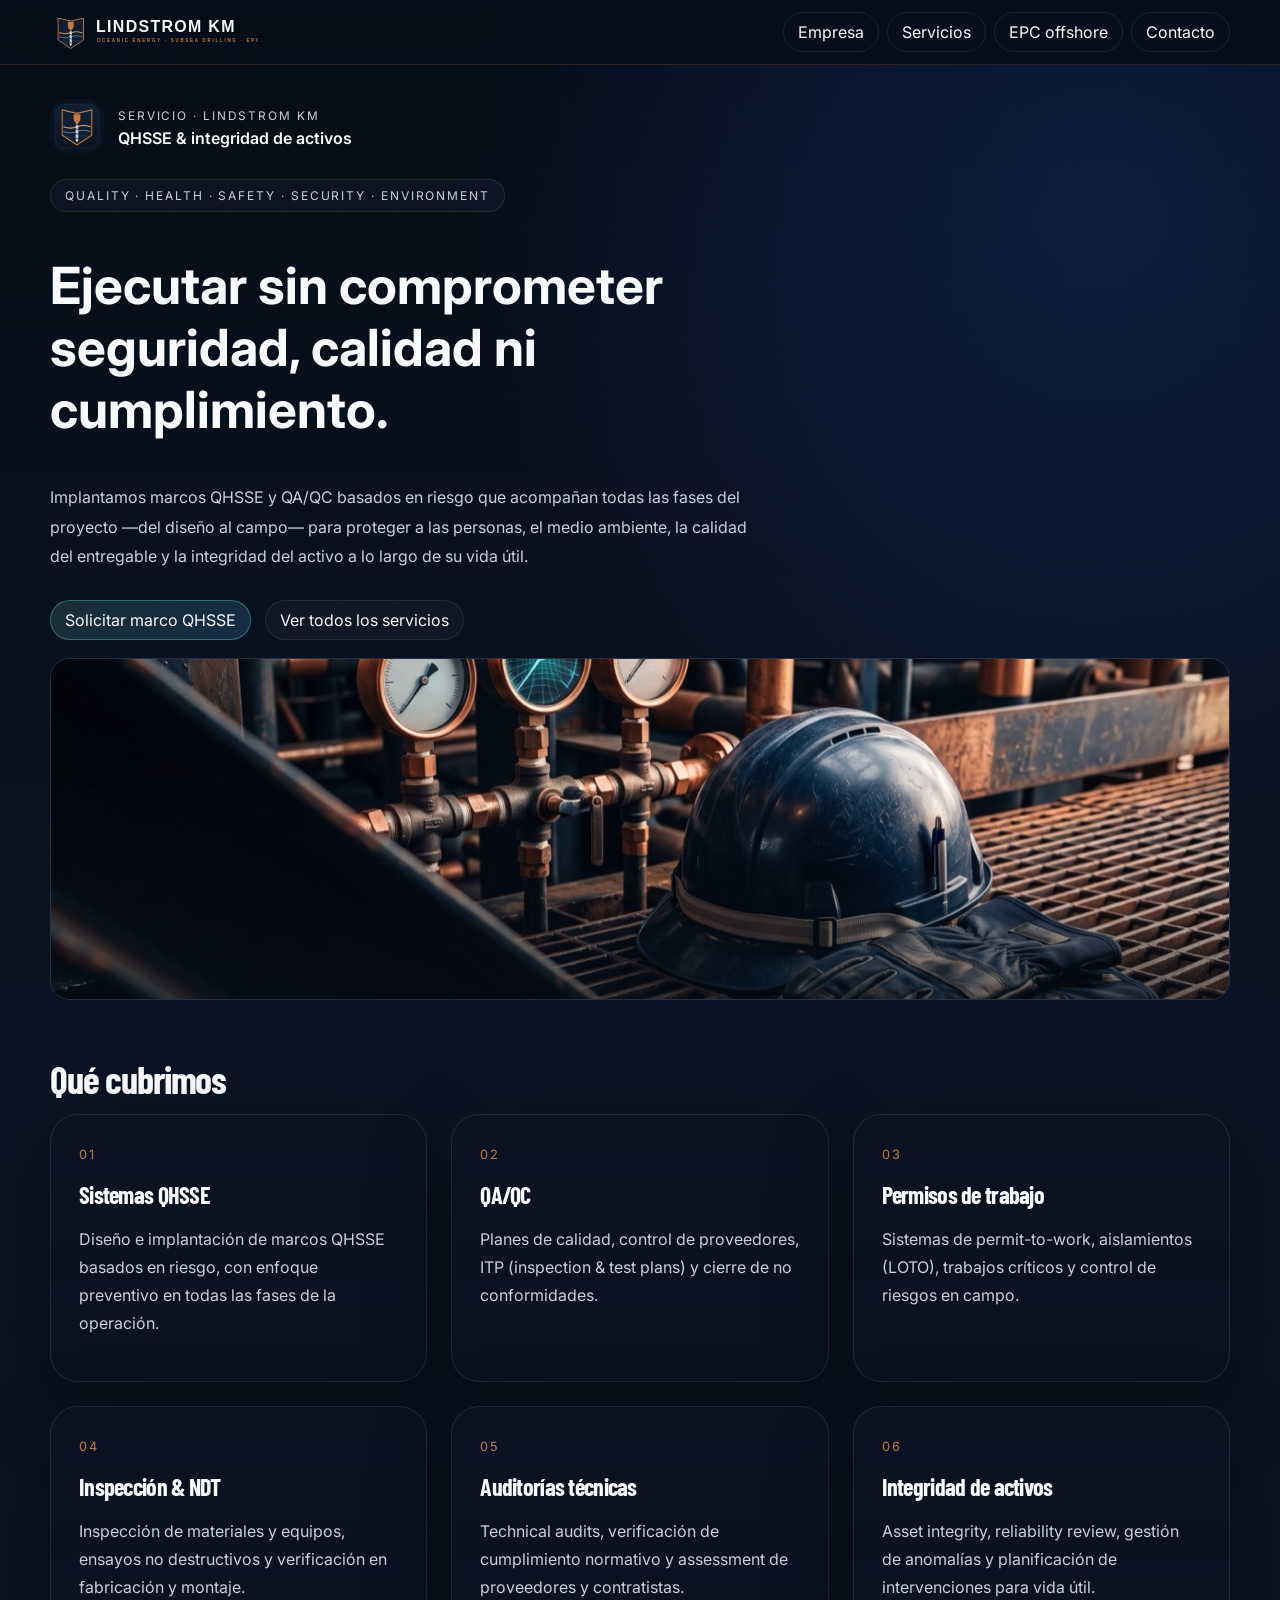
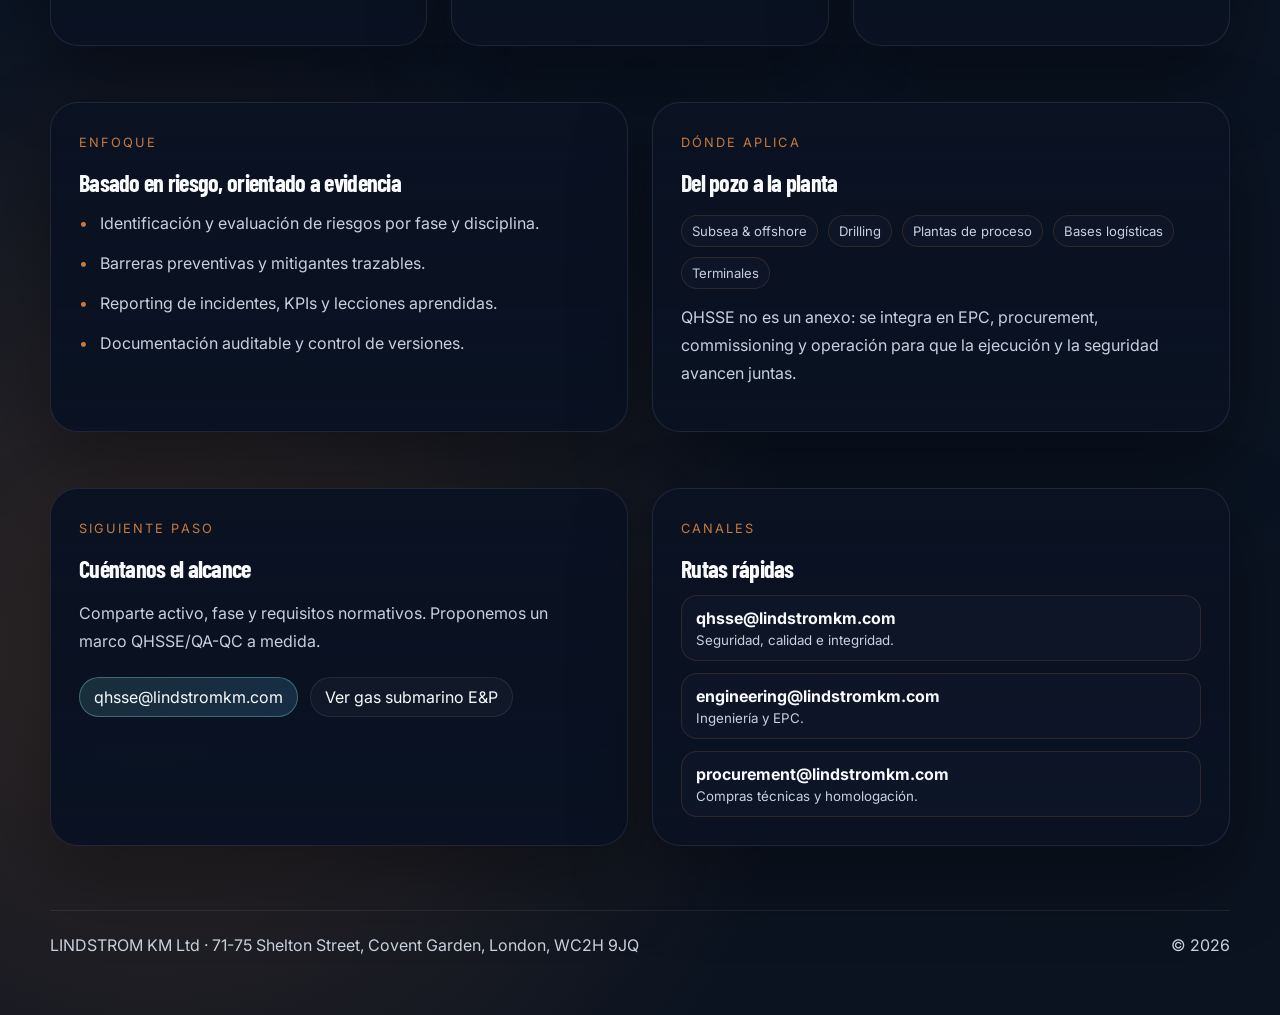
<file: lindstrom-km/servicios/qhsse.html>
<!DOCTYPE html>
<html lang="es">
  <head>
    <meta charset="UTF-8" />
    <meta name="viewport" content="width=device-width, initial-scale=1.0" />
    <title>QHSSE & integridad de activos — LINDSTROM KM Ltd</title>
    <meta
      name="description"
      content="Marcos QHSSE, QA/QC, permisos de trabajo, inspección, auditorías técnicas e integridad de activos para operaciones offshore e industriales."
    />
    <meta name="theme-color" content="#0B1320" />
    <link rel="icon" type="image/svg+xml" href="../../assets/brand/lindstrom/favicon.svg" />
    <link rel="apple-touch-icon" href="../../assets/brand/lindstrom/symbol.svg" />
    <link rel="stylesheet" href="../../assets/styles.css" />
  </head>
  <body data-page="lindstrom">
    <header class="topbar">
      <div class="shell topbar__row">
        <a class="brand" href="../index.html">
          <img class="brand__lockup" src="../../assets/brand/lindstrom/logo-dark.svg" alt="Logo horizontal de LINDSTROM KM Ltd" />
        </a>
        <nav class="nav">
          <a href="../index.html#empresa">Empresa</a>
          <a href="../index.html#servicios">Servicios</a>
          <a href="./epc-offshore.html">EPC offshore</a>
          <a href="../index.html#contacto">Contacto</a>
        </nav>
      </div>
    </header>

    <main>
      <section class="company-hero">
        <div class="shell">
          <div class="page-intro">
            <img class="page-intro__logo" src="../../assets/logos/lkm-logo.svg" alt="Isotipo LINDSTROM KM" />
            <div>
              <span class="page-intro__eyebrow">Servicio · LINDSTROM KM</span>
              <span class="page-intro__title">QHSSE &amp; integridad de activos</span>
            </div>
          </div>
          <span class="eyebrow">Quality · Health · Safety · Security · Environment</span>
          <h1 style="font-size: clamp(2.4rem, 4vw, 4rem); max-width: 20ch;">Ejecutar sin comprometer seguridad, calidad ni cumplimiento.</h1>
          <p class="muted" style="max-width: 70ch; line-height: 1.85;">
            Implantamos marcos QHSSE y QA/QC basados en riesgo que acompañan todas las fases del
            proyecto —del diseño al campo— para proteger a las personas, el medio ambiente, la
            calidad del entregable y la integridad del activo a lo largo de su vida útil.
          </p>
          <div class="hero__actions">
            <a class="button button--primary" href="mailto:qhsse@lindstromkm.com?subject=Marco%20QHSSE">Solicitar marco QHSSE</a>
            <a class="button button--ghost" href="../index.html#servicios">Ver todos los servicios</a>
          </div>
        </div>
      </section>
      <section class="section" style="padding-top:0;">
        <div class="shell">
          <div class="page-banner"><img src="../../assets/images/lindstrom_qhsse.jpg" alt="QHSSE e integridad — LINDSTROM KM" loading="lazy" /></div>
        </div>
      </section>

      <section class="section">
        <div class="shell">
          <h2>Qué cubrimos</h2>
          <div class="grid-3">
            <article class="card">
              <span class="card__label">01</span>
              <h3>Sistemas QHSSE</h3>
              <p>Diseño e implantación de marcos QHSSE basados en riesgo, con enfoque preventivo en todas las fases de la operación.</p>
            </article>
            <article class="card">
              <span class="card__label">02</span>
              <h3>QA/QC</h3>
              <p>Planes de calidad, control de proveedores, ITP (inspection & test plans) y cierre de no conformidades.</p>
            </article>
            <article class="card">
              <span class="card__label">03</span>
              <h3>Permisos de trabajo</h3>
              <p>Sistemas de permit-to-work, aislamientos (LOTO), trabajos críticos y control de riesgos en campo.</p>
            </article>
            <article class="card">
              <span class="card__label">04</span>
              <h3>Inspección &amp; NDT</h3>
              <p>Inspección de materiales y equipos, ensayos no destructivos y verificación en fabricación y montaje.</p>
            </article>
            <article class="card">
              <span class="card__label">05</span>
              <h3>Auditorías técnicas</h3>
              <p>Technical audits, verificación de cumplimiento normativo y assessment de proveedores y contratistas.</p>
            </article>
            <article class="card">
              <span class="card__label">06</span>
              <h3>Integridad de activos</h3>
              <p>Asset integrity, reliability review, gestión de anomalías y planificación de intervenciones para vida útil.</p>
            </article>
          </div>
        </div>
      </section>

      <section class="section">
        <div class="shell grid-2">
          <article class="card">
            <span class="card__label">Enfoque</span>
            <h3>Basado en riesgo, orientado a evidencia</h3>
            <ul class="list">
              <li>Identificación y evaluación de riesgos por fase y disciplina.</li>
              <li>Barreras preventivas y mitigantes trazables.</li>
              <li>Reporting de incidentes, KPIs y lecciones aprendidas.</li>
              <li>Documentación auditable y control de versiones.</li>
            </ul>
          </article>
          <article class="card">
            <span class="card__label">Dónde aplica</span>
            <h3>Del pozo a la planta</h3>
            <div class="company-hero__subhead">
              <span class="tag">Subsea &amp; offshore</span>
              <span class="tag">Drilling</span>
              <span class="tag">Plantas de proceso</span>
              <span class="tag">Bases logísticas</span>
              <span class="tag">Terminales</span>
            </div>
            <p style="margin-top: 14px;">
              QHSSE no es un anexo: se integra en EPC, procurement, commissioning y operación para que
              la ejecución y la seguridad avancen juntas.
            </p>
          </article>
        </div>
      </section>

      <section id="contacto" class="section">
        <div class="shell contact-grid">
          <article class="card">
            <span class="card__label">Siguiente paso</span>
            <h3>Cuéntanos el alcance</h3>
            <p>Comparte activo, fase y requisitos normativos. Proponemos un marco QHSSE/QA-QC a medida.</p>
            <div class="project-card__actions">
              <a class="button button--primary" href="mailto:qhsse@lindstromkm.com?subject=Marco%20QHSSE">qhsse@lindstromkm.com</a>
              <a class="button button--ghost" href="./subsea-gas.html">Ver gas submarino E&amp;P</a>
            </div>
          </article>
          <article class="card">
            <span class="card__label">Canales</span>
            <h3>Rutas rápidas</h3>
            <ul class="contact-list">
              <li><strong>qhsse@lindstromkm.com</strong><small>Seguridad, calidad e integridad.</small></li>
              <li><strong>engineering@lindstromkm.com</strong><small>Ingeniería y EPC.</small></li>
              <li><strong>procurement@lindstromkm.com</strong><small>Compras técnicas y homologación.</small></li>
            </ul>
          </article>
        </div>
      </section>
    </main>

    <footer class="footer">
      <div class="shell footer__row">
        <span>LINDSTROM KM Ltd · 71-75 Shelton Street, Covent Garden, London, WC2H 9JQ</span>
        <span>© <span data-current-year></span></span>
      </div>
    </footer>

    <script src="../../assets/app.js"></script>
  </body>
</html>
</file>
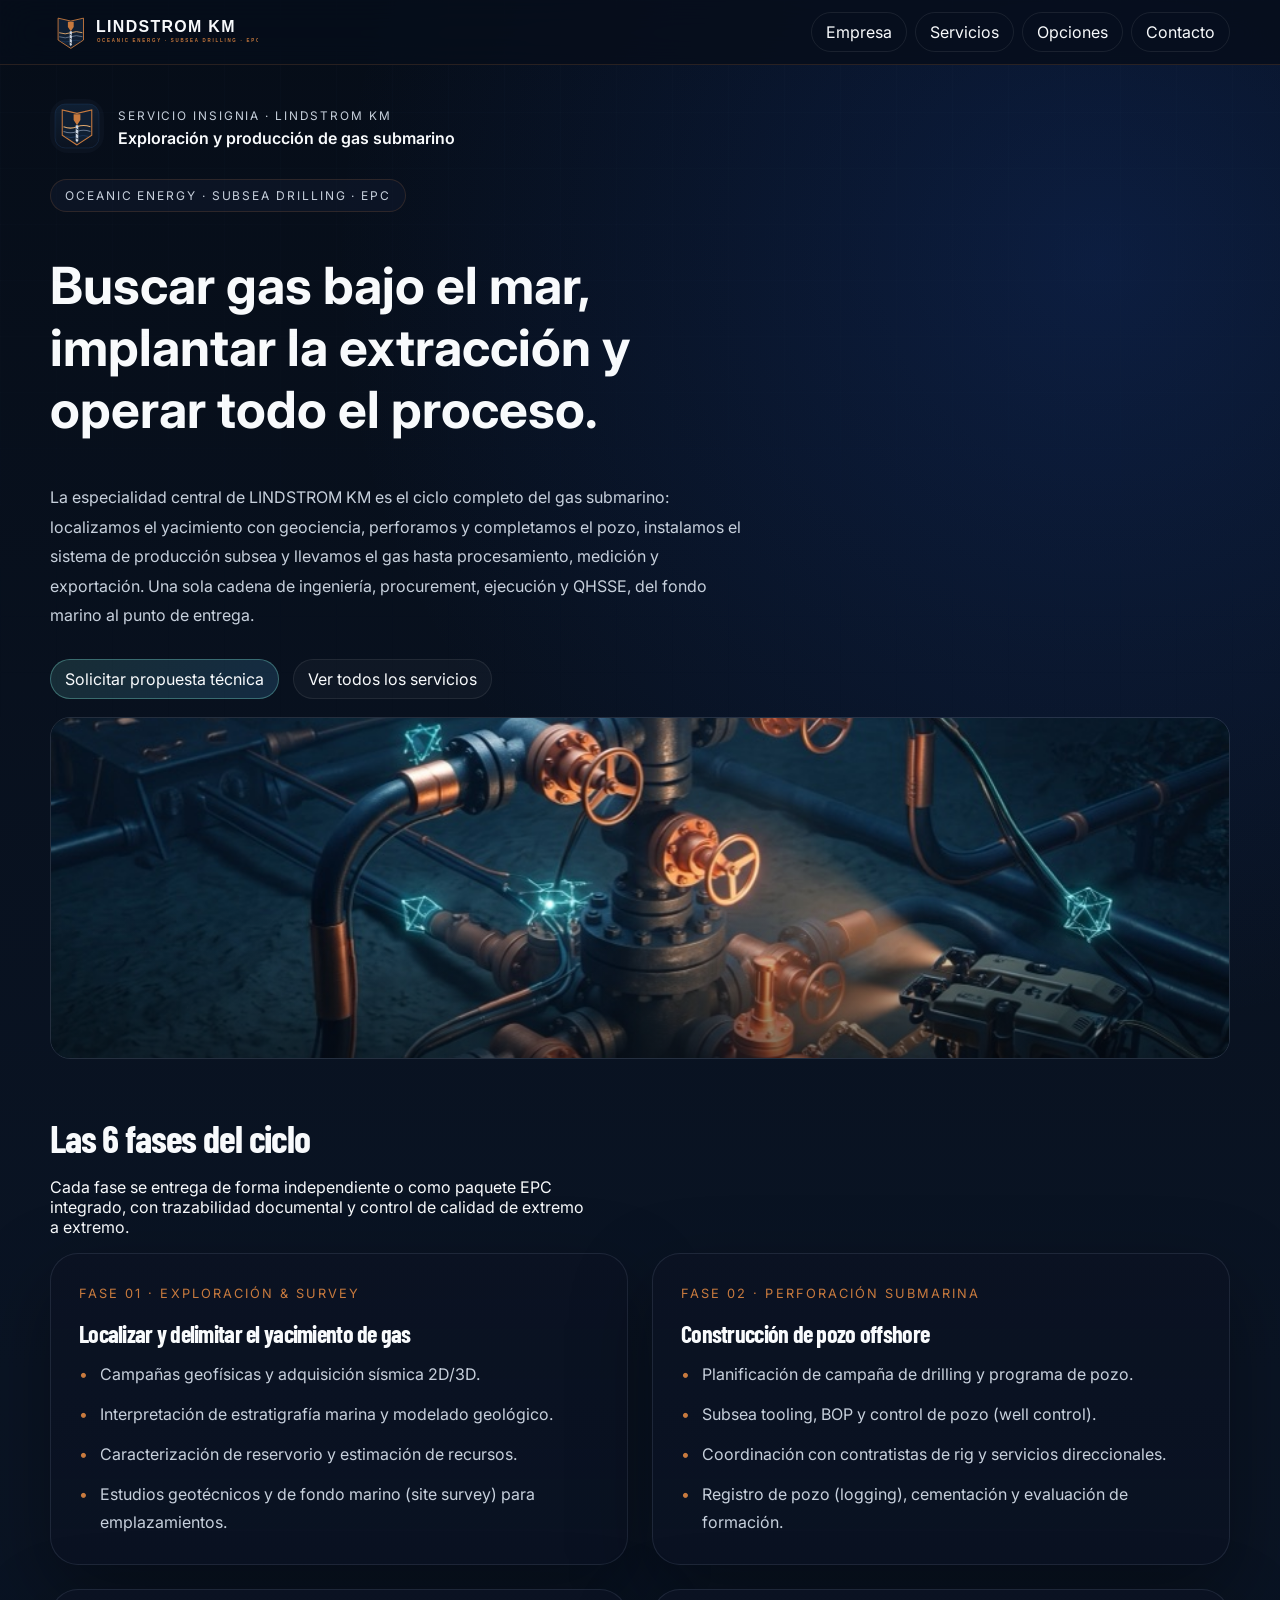
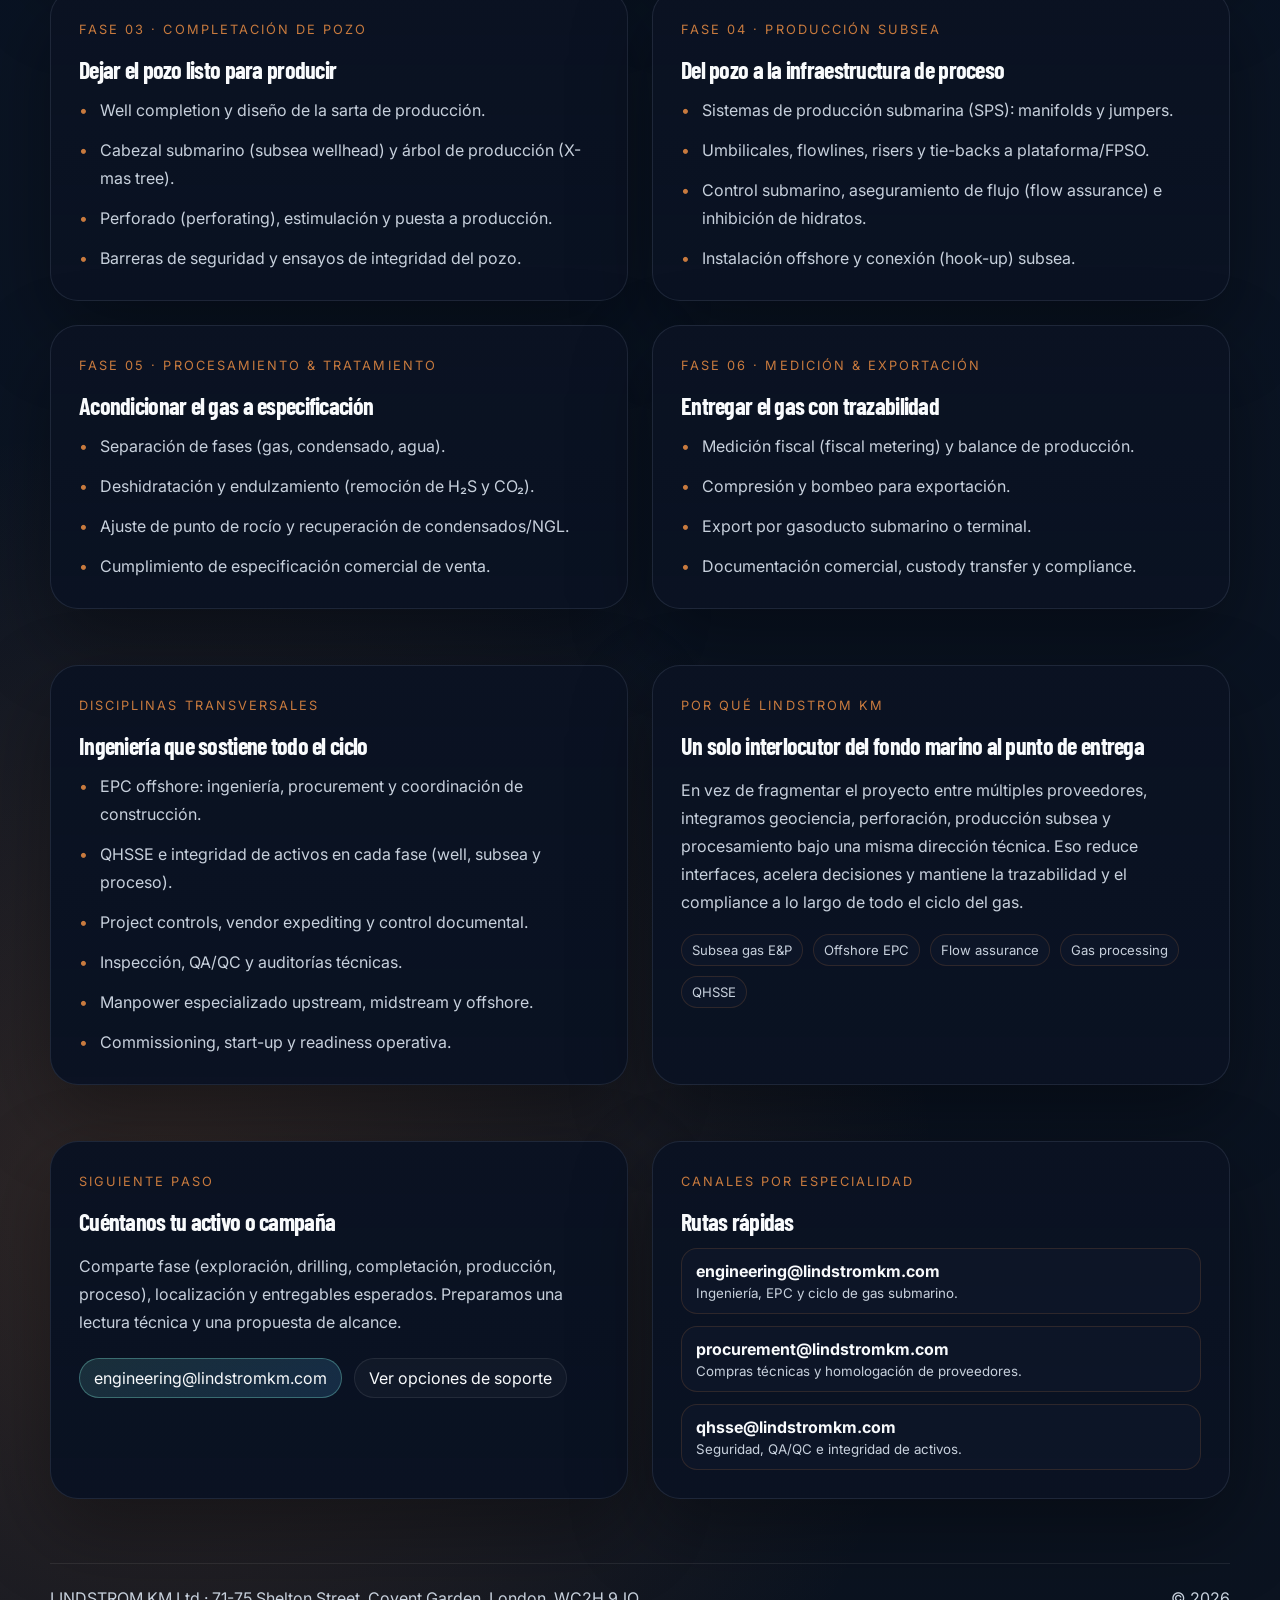
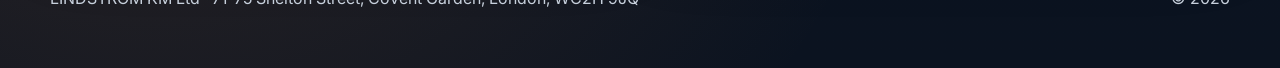
<file: lindstrom-km/servicios/subsea-gas.html>
<!DOCTYPE html>
<html lang="es">
  <head>
    <meta charset="UTF-8" />
    <meta name="viewport" content="width=device-width, initial-scale=1.0" />
    <title>Gas submarino E&P — LINDSTROM KM Ltd</title>
    <meta
      name="description"
      content="Exploración y producción de gas submarino de ciclo completo: geociencia, perforación submarina, producción subsea, procesamiento y exportación."
    />
    <meta name="theme-color" content="#0B1320" />
    <link rel="icon" type="image/svg+xml" href="../../assets/brand/lindstrom/favicon.svg" />
    <link rel="apple-touch-icon" href="../../assets/brand/lindstrom/symbol.svg" />
    <link rel="stylesheet" href="../../assets/styles.css" />
  </head>
  <body data-page="lindstrom">
    <header class="topbar">
      <div class="shell topbar__row">
        <a class="brand" href="../index.html">
          <img class="brand__lockup" src="../../assets/brand/lindstrom/logo-dark.svg" alt="Logo horizontal de LINDSTROM KM Ltd" />
        </a>
        <nav class="nav">
          <a href="../index.html#empresa">Empresa</a>
          <a href="../index.html#servicios">Servicios</a>
          <a href="../index.html#opciones">Opciones</a>
          <a href="../index.html#contacto">Contacto</a>
        </nav>
      </div>
    </header>

    <main>
      <section class="company-hero">
        <div class="shell">
          <div class="page-intro">
            <img class="page-intro__logo" src="../../assets/logos/lkm-logo.svg" alt="Isotipo LINDSTROM KM" />
            <div>
              <span class="page-intro__eyebrow">Servicio insignia · LINDSTROM KM</span>
              <span class="page-intro__title">Exploración y producción de gas submarino</span>
            </div>
          </div>
          <span class="eyebrow">Oceanic energy · Subsea drilling · EPC</span>
          <h1 style="font-size: clamp(2.4rem, 4vw, 4rem); max-width: 18ch;">Buscar gas bajo el mar, implantar la extracción y operar todo el proceso.</h1>
          <p class="muted" style="max-width: 70ch; line-height: 1.85;">
            La especialidad central de LINDSTROM KM es el ciclo completo del gas submarino: localizamos
            el yacimiento con geociencia, perforamos y completamos el pozo, instalamos el sistema de
            producción subsea y llevamos el gas hasta procesamiento, medición y exportación. Una sola
            cadena de ingeniería, procurement, ejecución y QHSSE, del fondo marino al punto de entrega.
          </p>
          <div class="hero__actions">
            <a class="button button--primary" href="mailto:engineering@lindstromkm.com?subject=Proyecto%20de%20gas%20submarino">Solicitar propuesta técnica</a>
            <a class="button button--ghost" href="../index.html#servicios">Ver todos los servicios</a>
          </div>
        </div>
      </section>
      <section class="section" style="padding-top:0;">
        <div class="shell">
          <div class="page-banner"><img src="../../assets/images/lindstrom_hero.jpg" alt="Gas submarino E&P — LINDSTROM KM" loading="lazy" /></div>
        </div>
      </section>

      <section class="section">
        <div class="shell">
          <h2>Las 6 fases del ciclo</h2>
          <p class="section-note">
            Cada fase se entrega de forma independiente o como paquete EPC integrado, con trazabilidad
            documental y control de calidad de extremo a extremo.
          </p>

          <div class="grid-2">
            <article class="card">
              <span class="card__label">Fase 01 · Exploración &amp; survey</span>
              <h3>Localizar y delimitar el yacimiento de gas</h3>
              <ul class="list">
                <li>Campañas geofísicas y adquisición sísmica 2D/3D.</li>
                <li>Interpretación de estratigrafía marina y modelado geológico.</li>
                <li>Caracterización de reservorio y estimación de recursos.</li>
                <li>Estudios geotécnicos y de fondo marino (site survey) para emplazamientos.</li>
              </ul>
            </article>

            <article class="card">
              <span class="card__label">Fase 02 · Perforación submarina</span>
              <h3>Construcción de pozo offshore</h3>
              <ul class="list">
                <li>Planificación de campaña de drilling y programa de pozo.</li>
                <li>Subsea tooling, BOP y control de pozo (well control).</li>
                <li>Coordinación con contratistas de rig y servicios direccionales.</li>
                <li>Registro de pozo (logging), cementación y evaluación de formación.</li>
              </ul>
            </article>

            <article class="card">
              <span class="card__label">Fase 03 · Completación de pozo</span>
              <h3>Dejar el pozo listo para producir</h3>
              <ul class="list">
                <li>Well completion y diseño de la sarta de producción.</li>
                <li>Cabezal submarino (subsea wellhead) y árbol de producción (X-mas tree).</li>
                <li>Perforado (perforating), estimulación y puesta a producción.</li>
                <li>Barreras de seguridad y ensayos de integridad del pozo.</li>
              </ul>
            </article>

            <article class="card">
              <span class="card__label">Fase 04 · Producción subsea</span>
              <h3>Del pozo a la infraestructura de proceso</h3>
              <ul class="list">
                <li>Sistemas de producción submarina (SPS): manifolds y jumpers.</li>
                <li>Umbilicales, flowlines, risers y tie-backs a plataforma/FPSO.</li>
                <li>Control submarino, aseguramiento de flujo (flow assurance) e inhibición de hidratos.</li>
                <li>Instalación offshore y conexión (hook-up) subsea.</li>
              </ul>
            </article>

            <article class="card">
              <span class="card__label">Fase 05 · Procesamiento &amp; tratamiento</span>
              <h3>Acondicionar el gas a especificación</h3>
              <ul class="list">
                <li>Separación de fases (gas, condensado, agua).</li>
                <li>Deshidratación y endulzamiento (remoción de H₂S y CO₂).</li>
                <li>Ajuste de punto de rocío y recuperación de condensados/NGL.</li>
                <li>Cumplimiento de especificación comercial de venta.</li>
              </ul>
            </article>

            <article class="card">
              <span class="card__label">Fase 06 · Medición &amp; exportación</span>
              <h3>Entregar el gas con trazabilidad</h3>
              <ul class="list">
                <li>Medición fiscal (fiscal metering) y balance de producción.</li>
                <li>Compresión y bombeo para exportación.</li>
                <li>Export por gasoducto submarino o terminal.</li>
                <li>Documentación comercial, custody transfer y compliance.</li>
              </ul>
            </article>
          </div>
        </div>
      </section>

      <section class="section">
        <div class="shell grid-2">
          <article class="card">
            <span class="card__label">Disciplinas transversales</span>
            <h3>Ingeniería que sostiene todo el ciclo</h3>
            <ul class="list">
              <li>EPC offshore: ingeniería, procurement y coordinación de construcción.</li>
              <li>QHSSE e integridad de activos en cada fase (well, subsea y proceso).</li>
              <li>Project controls, vendor expediting y control documental.</li>
              <li>Inspección, QA/QC y auditorías técnicas.</li>
              <li>Manpower especializado upstream, midstream y offshore.</li>
              <li>Commissioning, start-up y readiness operativa.</li>
            </ul>
          </article>

          <article class="card">
            <span class="card__label">Por qué LINDSTROM KM</span>
            <h3>Un solo interlocutor del fondo marino al punto de entrega</h3>
            <p>
              En vez de fragmentar el proyecto entre múltiples proveedores, integramos geociencia,
              perforación, producción subsea y procesamiento bajo una misma dirección técnica. Eso
              reduce interfaces, acelera decisiones y mantiene la trazabilidad y el compliance a lo
              largo de todo el ciclo del gas.
            </p>
            <div class="company-hero__subhead">
              <span class="tag">Subsea gas E&amp;P</span>
              <span class="tag">Offshore EPC</span>
              <span class="tag">Flow assurance</span>
              <span class="tag">Gas processing</span>
              <span class="tag">QHSSE</span>
            </div>
          </article>
        </div>
      </section>

      <section id="contacto" class="section">
        <div class="shell contact-grid">
          <article class="card">
            <span class="card__label">Siguiente paso</span>
            <h3>Cuéntanos tu activo o campaña</h3>
            <p>
              Comparte fase (exploración, drilling, completación, producción, proceso), localización y
              entregables esperados. Preparamos una lectura técnica y una propuesta de alcance.
            </p>
            <div class="project-card__actions">
              <a class="button button--primary" href="mailto:engineering@lindstromkm.com?subject=Proyecto%20de%20gas%20submarino">engineering@lindstromkm.com</a>
              <a class="button button--ghost" href="../index.html#opciones">Ver opciones de soporte</a>
            </div>
          </article>

          <article class="card">
            <span class="card__label">Canales por especialidad</span>
            <h3>Rutas rápidas</h3>
            <ul class="contact-list">
              <li><strong>engineering@lindstromkm.com</strong><small>Ingeniería, EPC y ciclo de gas submarino.</small></li>
              <li><strong>procurement@lindstromkm.com</strong><small>Compras técnicas y homologación de proveedores.</small></li>
              <li><strong>qhsse@lindstromkm.com</strong><small>Seguridad, QA/QC e integridad de activos.</small></li>
            </ul>
          </article>
        </div>
      </section>
    </main>

    <footer class="footer">
      <div class="shell footer__row">
        <span>LINDSTROM KM Ltd · 71-75 Shelton Street, Covent Garden, London, WC2H 9JQ</span>
        <span>© <span data-current-year></span></span>
      </div>
    </footer>

    <script src="../../assets/app.js"></script>
  </body>
</html>
</file>
<file: assets/styles.css>
@import url("https://fonts.googleapis.com/css2?family=Barlow+Condensed:wght@500;600;700&family=Inter:wght@400;500;600;700&family=JetBrains+Mono:wght@500;700&display=swap");

:root {
  --bg: #0a1016;
  --bg-soft: #111a23;
  --panel: rgba(15, 24, 33, 0.74);
  --panel-solid: #0f1821;
  --line: rgba(255, 255, 255, 0.1);
  --text: #edf3f8;
  --brand-white: #edf3f8;
  --muted: #9fb0bf;
  --accent: #00A8B8;
  --accent-strong: #33C6D2;
  --gold: #d8c28b;
  --shadow: 0 30px 80px rgba(0, 0, 0, 0.35);
  --radius-lg: 28px;
  --radius-md: 20px;
  --radius-sm: 14px;
  --content: 1180px;
  --serif: "Barlow Condensed", "DIN Alternate", "Oswald", "Avenir Next", "Segoe UI", "Helvetica Neue", Arial, sans-serif;
  --sans: "Inter", "Avenir Next", "Segoe UI", "Helvetica Neue", Arial, sans-serif;
  --mono: "JetBrains Mono", "SFMono-Regular", Consolas, "Liberation Mono", monospace;
}

body[data-page="lindstrom"] {
  /* Paleta oficial LINDSTROM KM — Design 19 */
  --brand-abyss: #0B1320;
  --brand-copper: #C87A3E;
  --brand-copper-light: #E0A96D;
  --brand-gold-sand: #D4A373;
  --brand-steel: #64748B;
  --brand-white: #F8FAFC;
  --bg: var(--brand-abyss);
  --bg-soft: #0F1F33;
  --panel: rgba(11, 20, 38, 0.88);
  --panel-solid: #0F1F33;
  --line: rgba(148, 163, 184, 0.2);
  --text: var(--brand-white);
  --muted: #c7d0dc;
  --accent: var(--brand-copper);
  --accent-strong: var(--brand-copper-light);
  --gold: var(--brand-gold-sand);
  --serif: "Barlow Condensed", "DIN Alternate", "Oswald", "Avenir Next", "Segoe UI", "Helvetica Neue", Arial, sans-serif;
  --sans: "Inter", "Avenir Next", "Segoe UI", "Helvetica Neue", Arial, sans-serif;
  --mono: "JetBrains Mono", "SFMono-Regular", Consolas, "Liberation Mono", monospace;
  background:
    radial-gradient(circle at 12% 86%, rgba(200, 122, 62, 0.2), transparent 26%),
    radial-gradient(circle at 86% 8%, rgba(37, 99, 235, 0.18), transparent 24%),
    linear-gradient(180deg, #060d18 0%, #0a1424 42%, #0B1320 100%);
}

body[data-page="lindstrom"]::before {
  background-image:
    linear-gradient(rgba(100, 116, 139, 0.12) 1px, transparent 1px),
    linear-gradient(90deg, rgba(100, 116, 139, 0.12) 1px, transparent 1px);
  background-size: 56px 56px;
  opacity: 0.42;
}

body[data-page="lindstrom"] .topbar {
  background: rgba(7, 14, 27, 0.84);
  border-bottom-color: rgba(200, 122, 62, 0.18);
}

body[data-page="lindstrom"] .panel,
body[data-page="lindstrom"] .card,
body[data-page="lindstrom"] .stat,
body[data-page="lindstrom"] .quote {
  background:
    linear-gradient(180deg, rgba(10, 18, 34, 0.94), rgba(10, 18, 34, 0.82)),
    var(--panel);
  border-color: rgba(100, 116, 139, 0.22);
}

body[data-page="lindstrom"] .eyebrow,
body[data-page="lindstrom"] .tag,
body[data-page="lindstrom"] .contact-list li,
body[data-page="lindstrom"] .lang-button {
  background: rgba(15, 23, 42, 0.7);
  border-color: rgba(200, 122, 62, 0.18);
}

body[data-page="lindstrom"] .hero-media::after,
body[data-page="lindstrom"] .project-card__media::after {
  background: linear-gradient(180deg, transparent, rgba(15, 23, 42, 0.9));
}

body[data-page="lindstrom"] .brand-manual-note {
  border-color: rgba(200, 122, 62, 0.24);
}

* {
  box-sizing: border-box;
}

html {
  scroll-behavior: smooth;
}

body {
  margin: 0;
  font-family: var(--sans);
  background:
    radial-gradient(circle at top left, rgba(85, 184, 255, 0.13), transparent 28%),
    radial-gradient(circle at 80% 10%, rgba(125, 226, 209, 0.08), transparent 20%),
    linear-gradient(180deg, #081018 0%, #0b1118 48%, #0d141b 100%);
  color: var(--text);
  min-height: 100vh;
  overflow-x: hidden;
}

body::before {
  content: "";
  position: fixed;
  inset: 0;
  pointer-events: none;
  background-image:
    linear-gradient(rgba(255, 255, 255, 0.03) 1px, transparent 1px),
    linear-gradient(90deg, rgba(255, 255, 255, 0.03) 1px, transparent 1px);
  background-size: 72px 72px;
  mask-image: linear-gradient(180deg, rgba(0, 0, 0, 0.7), transparent 90%);
}

a {
  color: inherit;
  text-decoration: none;
}

img {
  max-width: 100%;
  display: block;
}

.shell {
  width: min(calc(100% - 40px), var(--content));
  margin: 0 auto;
}

.topbar {
  position: sticky;
  top: 0;
  z-index: 20;
  backdrop-filter: blur(18px);
  background: rgba(8, 14, 20, 0.8);
  border-bottom: 1px solid rgba(255, 255, 255, 0.06);
}

.topbar__row {
  display: flex;
  align-items: center;
  justify-content: space-between;
  gap: 14px;
  min-height: 64px;
  padding: 10px 0;
}

.brand {
  display: flex;
  align-items: center;
  gap: 10px;
  font-weight: 700;
  letter-spacing: 0.04em;
  text-transform: none;
  min-width: 0;
}

.brand__mark {
  width: 42px;
  height: 42px;
  border-radius: 14px;
  display: grid;
  place-items: center;
  color: var(--bg);
  background: linear-gradient(135deg, var(--accent), var(--gold));
  box-shadow: 0 10px 28px rgba(125, 226, 209, 0.26);
}

.brand__logo {
  width: 46px;
  height: 46px;
  min-height: 28px;
  border-radius: 14px;
  display: block;
  flex: 0 0 auto;
}

.brand__lockup {
  display: block;
  width: 208px;
  max-width: 48vw;
  min-height: 28px;
  height: auto;
  flex: 0 1 auto;
}

.brand__stack {
  display: flex;
  flex-direction: column;
  gap: 2px;
}

.brand__stack--compact {
  display: none;
}

.brand__name {
  line-height: 1;
  font-size: 0.88rem;
  font-family: "Barlow Condensed", "DIN Alternate", "Oswald", sans-serif;
  font-weight: 700;
  text-transform: uppercase;
}

.brand__descriptor {
  color: var(--muted);
  font-size: 0.62rem;
  letter-spacing: 0.08em;
  text-transform: uppercase;
  font-family: "JetBrains Mono", monospace;
}

.nav {
  display: flex;
  align-items: center;
  gap: 8px;
  flex-wrap: wrap;
  justify-content: flex-end;
}

.nav a,
.button {
  display: inline-flex;
  align-items: center;
  justify-content: center;
  gap: 10px;
  padding: 9px 14px;
  border-radius: 999px;
  border: 1px solid rgba(255, 255, 255, 0.08);
  color: var(--text);
  transition: transform 180ms ease, border-color 180ms ease, background 180ms ease;
}

.nav a:hover,
.button:hover {
  transform: translateY(-1px);
  border-color: rgba(125, 226, 209, 0.4);
}

.button--primary {
  background: linear-gradient(135deg, rgba(125, 226, 209, 0.14), rgba(85, 184, 255, 0.16));
  border-color: rgba(125, 226, 209, 0.35);
}

.button--ghost {
  background: rgba(255, 255, 255, 0.03);
}

.hero {
  padding: 88px 0 48px;
}

.hero__layout,
.grid-2,
.grid-3 {
  display: grid;
  gap: 24px;
}

.hero__layout,
.grid-2 {
  grid-template-columns: repeat(2, minmax(0, 1fr));
}

.grid-3 {
  grid-template-columns: repeat(3, minmax(0, 1fr));
}

.eyebrow {
  display: inline-flex;
  align-items: center;
  gap: 10px;
  padding: 8px 14px;
  border-radius: 999px;
  background: rgba(255, 255, 255, 0.04);
  border: 1px solid rgba(255, 255, 255, 0.08);
  color: var(--muted);
  text-transform: uppercase;
  letter-spacing: 0.16em;
  font-size: 0.75rem;
}

.hero h1,
.section h2,
.card h3 {
  font-family: var(--serif);
  letter-spacing: -0.03em;
}

.hero h1 {
  font-size: clamp(3.4rem, 5.2vw, 6.2rem);
  line-height: 0.9;
  margin: 18px 0 22px;
  max-width: 10.5ch;
}

.hero p {
  max-width: 62ch;
  color: var(--muted);
  font-size: 1.06rem;
  line-height: 1.82;
}

.hero__actions {
  display: flex;
  gap: 14px;
  flex-wrap: wrap;
  margin-top: 28px;
}

.panel,
.card,
.stat,
.quote {
  background: var(--panel);
  border: 1px solid var(--line);
  border-radius: var(--radius-lg);
  box-shadow: var(--shadow);
}

.hero-card {
  position: relative;
  overflow: hidden;
  padding: 34px;
  background:
    linear-gradient(180deg, rgba(16, 28, 39, 0.88), rgba(12, 19, 27, 0.92)),
    var(--panel);
}

.hero-card::after {
  content: "";
  position: absolute;
  inset: auto -10% -30% 35%;
  height: 220px;
  background: radial-gradient(circle, rgba(125, 226, 209, 0.26), transparent 60%);
  filter: blur(12px);
}

.hero-card__metric {
  font-size: clamp(2rem, 5vw, 4rem);
  font-family: var(--serif);
  margin: 20px 0 10px;
}

.hero-card__small {
  color: var(--muted);
  line-height: 1.7;
}

.section {
  padding: 28px 0;
}

.section h2 {
  font-size: clamp(2rem, 3vw, 3.2rem);
  margin: 0 0 12px;
}

.section > p {
  color: var(--muted);
  max-width: 68ch;
  line-height: 1.8;
  margin-top: 0;
}

.card,
.stat,
.quote {
  padding: 28px;
}

.card h3 {
  font-size: 1.5rem;
  margin: 0 0 12px;
}

.card p,
.quote p,
.stat p,
.list li {
  color: var(--muted);
  line-height: 1.75;
}

.card__label {
  display: inline-block;
  margin-bottom: 18px;
  color: var(--accent);
  font-size: 0.8rem;
  letter-spacing: 0.16em;
  text-transform: uppercase;
}

.list {
  list-style: none;
  padding: 0;
  margin: 0;
  display: grid;
  gap: 12px;
}

.list li {
  display: flex;
  gap: 12px;
  align-items: flex-start;
}

.list li::before {
  content: "•";
  color: var(--accent);
}

.stats {
  display: grid;
  gap: 20px;
  grid-template-columns: repeat(4, minmax(0, 1fr));
}

.stat strong {
  display: block;
  font-size: 2rem;
  margin-bottom: 10px;
  font-family: Georgia, "Times New Roman", serif;
}

.company-hero {
  padding: 34px 0 18px;
}

.company-hero__card {
  padding: 24px;
}

.company-hero__grid {
  display: grid;
  grid-template-columns: 1.15fr 0.85fr;
  gap: 18px;
  align-items: stretch;
}

.company-hero__subhead {
  display: flex;
  gap: 10px;
  flex-wrap: wrap;
  margin-top: 18px;
}

.company-hero__actions {
  display: flex;
  gap: 12px;
  flex-wrap: wrap;
  margin: 18px 0 0;
}

.company-hero__identity {
  display: flex;
  align-items: center;
  gap: 16px;
  margin-bottom: 18px;
}

.company-hero__identity img {
  width: 72px;
  height: 72px;
  min-height: 28px;
  border-radius: 18px;
  flex: 0 0 auto;
}

.company-hero__identity strong {
  display: block;
  font-size: 1.2rem;
  font-family: "Barlow Condensed", "DIN Alternate", "Oswald", sans-serif;
  font-weight: 700;
  letter-spacing: 0.04em;
  text-transform: uppercase;
}

.company-hero__identity span {
  color: var(--muted);
  line-height: 1.6;
}

.company-hero__identity small {
  display: block;
  margin-top: 6px;
  color: var(--accent);
  font-family: var(--mono);
  font-size: 0.72rem;
  letter-spacing: 0.12em;
  text-transform: uppercase;
}

.company-hero__metrics {
  display: grid;
  grid-template-columns: repeat(3, minmax(0, 1fr));
  gap: 12px;
  margin-top: 18px;
}

.company-hero__metric {
  padding: 14px;
  border-radius: 18px;
  border: 1px solid rgba(148, 163, 184, 0.18);
  background: rgba(7, 14, 27, 0.42);
}

.company-hero__metric strong {
  display: block;
  font-family: "Barlow Condensed", "DIN Alternate", "Oswald", sans-serif;
  font-size: 0.9rem;
  margin-bottom: 8px;
  color: var(--brand-white);
  text-transform: uppercase;
  letter-spacing: 0.04em;
}

.company-hero__metric span {
  display: block;
  color: var(--muted);
  line-height: 1.6;
  font-size: 0.88rem;
}

.brand-manual-note {
  display: inline-flex;
  align-items: center;
  gap: 10px;
  margin: 0 0 18px;
  padding: 8px 12px;
  border-radius: 999px;
  border: 1px solid rgba(0, 168, 184, 0.32);
  background: rgba(8, 15, 31, 0.76);
  color: var(--muted);
  font-family: var(--mono);
  font-size: 0.74rem;
  letter-spacing: 0.08em;
  text-transform: uppercase;
  flex-wrap: wrap;
}

.brand-manual-note strong {
  color: var(--brand-white);
  font-family: "Barlow Condensed", "DIN Alternate", "Oswald", sans-serif;
  letter-spacing: 0.04em;
}

.tag {
  padding: 7px 10px;
  border-radius: 999px;
  background: rgba(255, 255, 255, 0.05);
  border: 1px solid rgba(255, 255, 255, 0.08);
  color: var(--muted);
  font-size: 0.82rem;
}

.lang-switcher {
  display: flex;
  align-items: center;
  gap: 10px;
  flex-wrap: wrap;
  margin: 16px 0 6px;
}

.lang-switcher__label {
  color: var(--muted);
  font-size: 0.84rem;
  letter-spacing: 0.12em;
  text-transform: uppercase;
}

.lang-button {
  background: rgba(255, 255, 255, 0.05);
  color: var(--text);
  border: 1px solid rgba(255, 255, 255, 0.08);
  border-radius: 999px;
  padding: 8px 12px;
  cursor: pointer;
  transition: all 180ms ease;
}

.lang-button.is-active,
.lang-button:hover {
  border-color: rgba(125, 226, 209, 0.38);
  background: rgba(125, 226, 209, 0.12);
}

.hero-media {
  position: relative;
  overflow: hidden;
  min-height: 100%;
}

.hero-media img {
  width: 100%;
  height: 100%;
  min-height: 320px;
  object-fit: cover;
}

.hero-media::after {
  content: "";
  position: absolute;
  inset: auto 0 0 0;
  height: 48%;
  background: linear-gradient(180deg, transparent, rgba(10, 16, 22, 0.82));
  pointer-events: none;
}

.hero-media__caption {
  position: absolute;
  left: 16px;
  right: 16px;
  bottom: 16px;
  z-index: 1;
  display: flex;
  justify-content: space-between;
  gap: 16px;
  align-items: end;
}

.hero-media__caption strong {
  font-family: var(--serif);
  font-size: 1.05rem;
}

.asset-preview-grid {
  display: grid;
  grid-template-columns: repeat(2, minmax(0, 1fr));
  gap: 18px;
}

.asset-preview {
  padding: 20px;
  overflow: hidden;
}

.asset-preview--dark {
  background:
    linear-gradient(180deg, rgba(10, 18, 34, 0.96), rgba(10, 18, 34, 0.88)),
    var(--panel);
}

.asset-preview--light {
  background: #f8fafc;
  color: #0f172a;
  border-color: rgba(100, 116, 139, 0.24);
}

.asset-preview__meta {
  display: flex;
  align-items: center;
  justify-content: space-between;
  gap: 12px;
  margin-bottom: 14px;
}

.asset-preview__meta strong {
  font-family: "Poppins", "Space Grotesk", sans-serif;
  font-size: 1rem;
}

.asset-preview__meta span {
  color: var(--muted);
  font-family: var(--mono);
  font-size: 0.72rem;
  text-transform: uppercase;
}

.asset-preview--light .asset-preview__meta span,
.asset-preview--light p {
  color: #475569;
}

.asset-preview__canvas {
  display: grid;
  place-items: center;
  min-height: 120px;
  padding: 16px;
  border-radius: 18px;
  border: 1px solid rgba(148, 163, 184, 0.2);
  background: rgba(15, 23, 42, 0.28);
}

.asset-preview--light .asset-preview__canvas {
  background: rgba(226, 232, 240, 0.7);
}

.asset-preview__canvas img {
  width: 100%;
  max-width: 320px;
  max-height: 110px;
  object-fit: contain;
}

.asset-preview__canvas--icon img {
  max-width: 76px;
  max-height: 76px;
}

.asset-preview p {
  margin: 12px 0 0;
  line-height: 1.6;
}

.page-intro {
  display: flex;
  align-items: center;
  gap: 14px;
  margin-bottom: 26px;
}

.page-intro__logo {
  width: 54px;
  height: 54px;
  border-radius: 18px;
}

.page-intro__eyebrow {
  color: var(--muted);
  text-transform: uppercase;
  letter-spacing: 0.16em;
  font-size: 0.74rem;
}

.page-intro__title {
  display: block;
  margin-top: 4px;
  font-weight: 600;
}

.hero-lead {
  display: grid;
  gap: 18px;
}

.hero-summary {
  display: grid;
  grid-template-columns: repeat(3, minmax(0, 1fr));
  gap: 14px;
  margin-top: 30px;
}

.hero-summary__item {
  padding: 18px;
  border-radius: 18px;
  border: 1px solid rgba(255, 255, 255, 0.08);
  background: rgba(255, 255, 255, 0.03);
}

.hero-summary__item strong {
  display: block;
  margin-bottom: 8px;
  font-size: 0.84rem;
  color: var(--accent);
  text-transform: uppercase;
  letter-spacing: 0.14em;
}

.hero-summary__item span {
  color: var(--muted);
  line-height: 1.65;
}

.project-showcase {
  display: grid;
  grid-template-columns: repeat(2, minmax(0, 1fr));
  gap: 24px;
}

.project-card {
  position: relative;
  overflow: hidden;
  padding: 0;
}

.project-card__media {
  position: relative;
  min-height: 240px;
  border-bottom: 1px solid rgba(255, 255, 255, 0.08);
}

.project-card__media img {
  width: 100%;
  height: 100%;
  min-height: 240px;
  object-fit: cover;
  filter: saturate(0.92) contrast(1.02);
}

.project-card__media::after {
  content: "";
  position: absolute;
  inset: auto 0 0 0;
  height: 60%;
  background: linear-gradient(180deg, transparent, rgba(10, 16, 22, 0.86));
}

.project-card__identity {
  position: absolute;
  left: 24px;
  right: 24px;
  bottom: 20px;
  z-index: 1;
  display: flex;
  align-items: center;
  gap: 14px;
}

.project-card__identity img {
  width: 56px;
  height: 56px;
  border-radius: 18px;
  box-shadow: 0 18px 30px rgba(0, 0, 0, 0.28);
}

.project-card__identity strong {
  display: block;
  font-family: var(--serif);
  font-size: 1.4rem;
}

.project-card__identity span {
  color: rgba(237, 243, 248, 0.78);
}

.project-card__body {
  padding: 28px;
}

.project-card__body p {
  color: var(--muted);
  line-height: 1.8;
}

.project-card__actions {
  display: flex;
  gap: 12px;
  flex-wrap: wrap;
  margin-top: 22px;
}

.section-note {
  max-width: 54ch;
}

.repo-grid {
  display: grid;
  grid-template-columns: repeat(3, minmax(0, 1fr));
  gap: 24px;
}

.repo-card {
  position: relative;
  overflow: hidden;
}

.repo-card::before {
  content: "";
  position: absolute;
  inset: 0;
  background:
    radial-gradient(circle at top right, rgba(125, 226, 209, 0.12), transparent 36%),
    linear-gradient(180deg, rgba(255, 255, 255, 0.02), transparent 55%);
  pointer-events: none;
}

.repo-card > * {
  position: relative;
  z-index: 1;
}

.repo-card h3 {
  min-height: 2.4em;
}

.repo-card p {
  min-height: 5.6em;
}

.hero-media__caption span {
  color: rgba(237, 243, 248, 0.84);
  max-width: 28ch;
  line-height: 1.5;
}

.contact-grid {
  display: grid;
  grid-template-columns: repeat(2, minmax(0, 1fr));
  gap: 24px;
}

.contact-list {
  list-style: none;
  margin: 0;
  padding: 0;
  display: grid;
  gap: 12px;
}

.contact-list li {
  padding: 12px 14px;
  border-radius: 16px;
  background: rgba(255, 255, 255, 0.04);
  border: 1px solid rgba(255, 255, 255, 0.07);
  color: var(--text);
}

.contact-list small {
  display: block;
  color: var(--muted);
  margin-top: 4px;
}

.option-builder {
  display: grid;
  grid-template-columns: 1.2fr 0.8fr;
  gap: 24px;
  align-items: start;
}

.option-grid {
  display: grid;
  grid-template-columns: repeat(3, minmax(0, 1fr));
  gap: 14px;
  margin-top: 20px;
}

.option-card {
  width: 100%;
  text-align: left;
  border: 1px solid rgba(255, 255, 255, 0.08);
  border-radius: 22px;
  background:
    linear-gradient(180deg, rgba(255, 255, 255, 0.04), rgba(255, 255, 255, 0.02)),
    rgba(255, 255, 255, 0.02);
  color: var(--text);
  padding: 18px;
  display: grid;
  gap: 10px;
  cursor: pointer;
  transition: transform 180ms ease, border-color 180ms ease, background 180ms ease, box-shadow 180ms ease;
}

.option-card:hover,
.option-card.is-active {
  transform: translateY(-2px);
  border-color: rgba(125, 226, 209, 0.38);
  background:
    linear-gradient(180deg, rgba(125, 226, 209, 0.12), rgba(85, 184, 255, 0.06)),
    rgba(255, 255, 255, 0.03);
  box-shadow: 0 18px 40px rgba(0, 0, 0, 0.22);
}

body[data-page="lindstrom"] .option-card:hover,
body[data-page="lindstrom"] .option-card.is-active {
  border-color: rgba(200, 122, 62, 0.34);
  background:
    linear-gradient(180deg, rgba(200, 122, 62, 0.14), rgba(100, 116, 139, 0.08)),
    rgba(255, 255, 255, 0.03);
}

.option-card__index {
  font-family: var(--mono);
  font-size: 0.76rem;
  letter-spacing: 0.14em;
  color: var(--accent);
}

.option-card strong {
  font-family: var(--serif);
  font-size: 1.15rem;
  line-height: 1.05;
}

.option-card span:last-child {
  color: var(--muted);
  line-height: 1.65;
}

.option-summary__service {
  margin: 0 0 18px;
  font-family: var(--serif);
  font-size: clamp(1.5rem, 2vw, 2rem);
  line-height: 1;
  color: var(--text);
}

.contact-form {
  display: grid;
  grid-template-columns: repeat(2, minmax(0, 1fr));
  gap: 14px;
  margin-top: 20px;
}

.field {
  display: grid;
  gap: 8px;
}

.field--full {
  grid-column: 1 / -1;
}

.field span {
  color: var(--muted);
  font-size: 0.82rem;
  letter-spacing: 0.12em;
  text-transform: uppercase;
}

.field input,
.field textarea {
  width: 100%;
  border-radius: 16px;
  border: 1px solid rgba(255, 255, 255, 0.1);
  background: rgba(255, 255, 255, 0.04);
  color: var(--text);
  padding: 14px 16px;
  font: inherit;
  outline: none;
  transition: border-color 180ms ease, background 180ms ease, box-shadow 180ms ease;
}

.field input::placeholder,
.field textarea::placeholder {
  color: rgba(159, 176, 191, 0.9);
}

.field input:focus,
.field textarea:focus {
  border-color: rgba(125, 226, 209, 0.42);
  background: rgba(255, 255, 255, 0.06);
  box-shadow: 0 0 0 4px rgba(125, 226, 209, 0.08);
}

body[data-page="lindstrom"] .field input:focus,
body[data-page="lindstrom"] .field textarea:focus {
  border-color: rgba(200, 122, 62, 0.34);
  box-shadow: 0 0 0 4px rgba(200, 122, 62, 0.08);
}

.form-actions {
  grid-column: 1 / -1;
  display: flex;
  align-items: center;
  gap: 14px;
  flex-wrap: wrap;
  margin-top: 4px;
}

.form-feedback {
  margin: 0;
  color: var(--muted);
  line-height: 1.6;
}

.form-feedback[data-state="success"] {
  color: #8fe3ba;
}

.form-feedback[data-state="error"] {
  color: #ff9f9f;
}

.highlight {
  color: var(--gold);
}

.page-banner {
  position: relative;
  border-radius: var(--radius-md);
  overflow: hidden;
  border: 1px solid var(--line);
}

.page-banner img {
  width: 100%;
  height: auto;
  max-height: 340px;
  object-fit: cover;
  display: block;
}

.page-banner::after {
  content: "";
  position: absolute;
  inset: 0;
  background: linear-gradient(180deg, transparent 55%, rgba(7, 12, 18, 0.55));
  pointer-events: none;
}

.card__icon {
  width: 46px;
  height: 46px;
  border-radius: 12px;
  display: grid;
  place-items: center;
  color: var(--accent);
  background: rgba(255, 255, 255, 0.04);
  border: 1px solid var(--line);
  margin-bottom: 14px;
}

.card__icon svg {
  width: 24px;
  height: 24px;
}

.process__step {
  position: relative;
  display: flex;
  flex-direction: column;
  gap: 8px;
  padding: 18px 16px;
  border-radius: 18px;
  border: 1px solid var(--line);
  background: rgba(255, 255, 255, 0.03);
}

.process__icon {
  width: 46px;
  height: 46px;
  border-radius: 12px;
  display: grid;
  place-items: center;
  color: var(--accent);
  background: rgba(255, 255, 255, 0.04);
  border: 1px solid var(--line);
}

.process__num {
  position: absolute;
  top: 14px;
  right: 16px;
  font-family: var(--mono);
  font-size: 0.72rem;
  letter-spacing: 0.12em;
  color: var(--accent);
}

.process__step strong {
  font-family: var(--serif);
  font-size: 1.08rem;
  line-height: 1.1;
}

.process__step span {
  color: var(--muted);
  font-size: 0.9rem;
  line-height: 1.55;
}

.flagship {
  position: relative;
  overflow: hidden;
  border-color: rgba(255, 255, 255, 0.14);
  background:
    linear-gradient(180deg, rgba(255, 255, 255, 0.035), transparent 55%),
    var(--panel);
}

.flagship::before {
  content: "";
  position: absolute;
  inset: 0 0 auto 0;
  height: 3px;
  background: linear-gradient(90deg, var(--accent), var(--accent-strong));
}

.footer {
  padding: 36px 0 60px;
  color: var(--muted);
}

.footer__row {
  display: flex;
  justify-content: space-between;
  gap: 18px;
  flex-wrap: wrap;
  padding-top: 24px;
  border-top: 1px solid rgba(255, 255, 255, 0.08);
}

.muted {
  color: var(--muted);
}

.accent {
  color: var(--accent);
}

body.is-rtl {
  direction: rtl;
}

body.is-rtl .brand,
body.is-rtl .nav,
body.is-rtl .hero__actions,
body.is-rtl .page-intro,
body.is-rtl .project-card__identity,
body.is-rtl .project-card__actions,
body.is-rtl .repo-grid,
body.is-rtl .company-hero__subhead,
body.is-rtl .company-hero__identity,
body.is-rtl .lang-switcher,
body.is-rtl .footer__row,
body.is-rtl .hero-media__caption {
  flex-direction: row-reverse;
}

body.is-rtl .list li {
  flex-direction: row-reverse;
}

@media (max-width: 960px) {
  .hero__layout,
  .grid-2,
  .grid-3,
  .stats,
  .company-hero__grid,
  .hero-summary,
  .project-showcase,
  .repo-grid,
  .contact-grid,
  .option-builder,
  .option-grid {
    grid-template-columns: 1fr;
  }

  .topbar__row {
    padding: 12px 0;
    align-items: flex-start;
    flex-direction: column;
  }

  .asset-preview-grid {
    grid-template-columns: 1fr;
  }

  .brand__lockup {
    width: min(220px, 68vw);
  }

  .brand__stack--compact {
    display: flex;
  }

  .company-hero__metrics {
    grid-template-columns: 1fr;
  }

  .contact-form {
    grid-template-columns: 1fr;
  }

  .hero h1 {
    max-width: 100%;
  }

  .hero-media img {
    min-height: 240px;
  }

  .hero-media__caption {
    position: static;
    margin-top: -72px;
    padding: 12px;
    background: linear-gradient(180deg, rgba(7, 14, 27, 0), rgba(7, 14, 27, 0.92));
    border-radius: 0 0 20px 20px;
    align-items: flex-start;
    flex-direction: column;
  }
}
</file>
